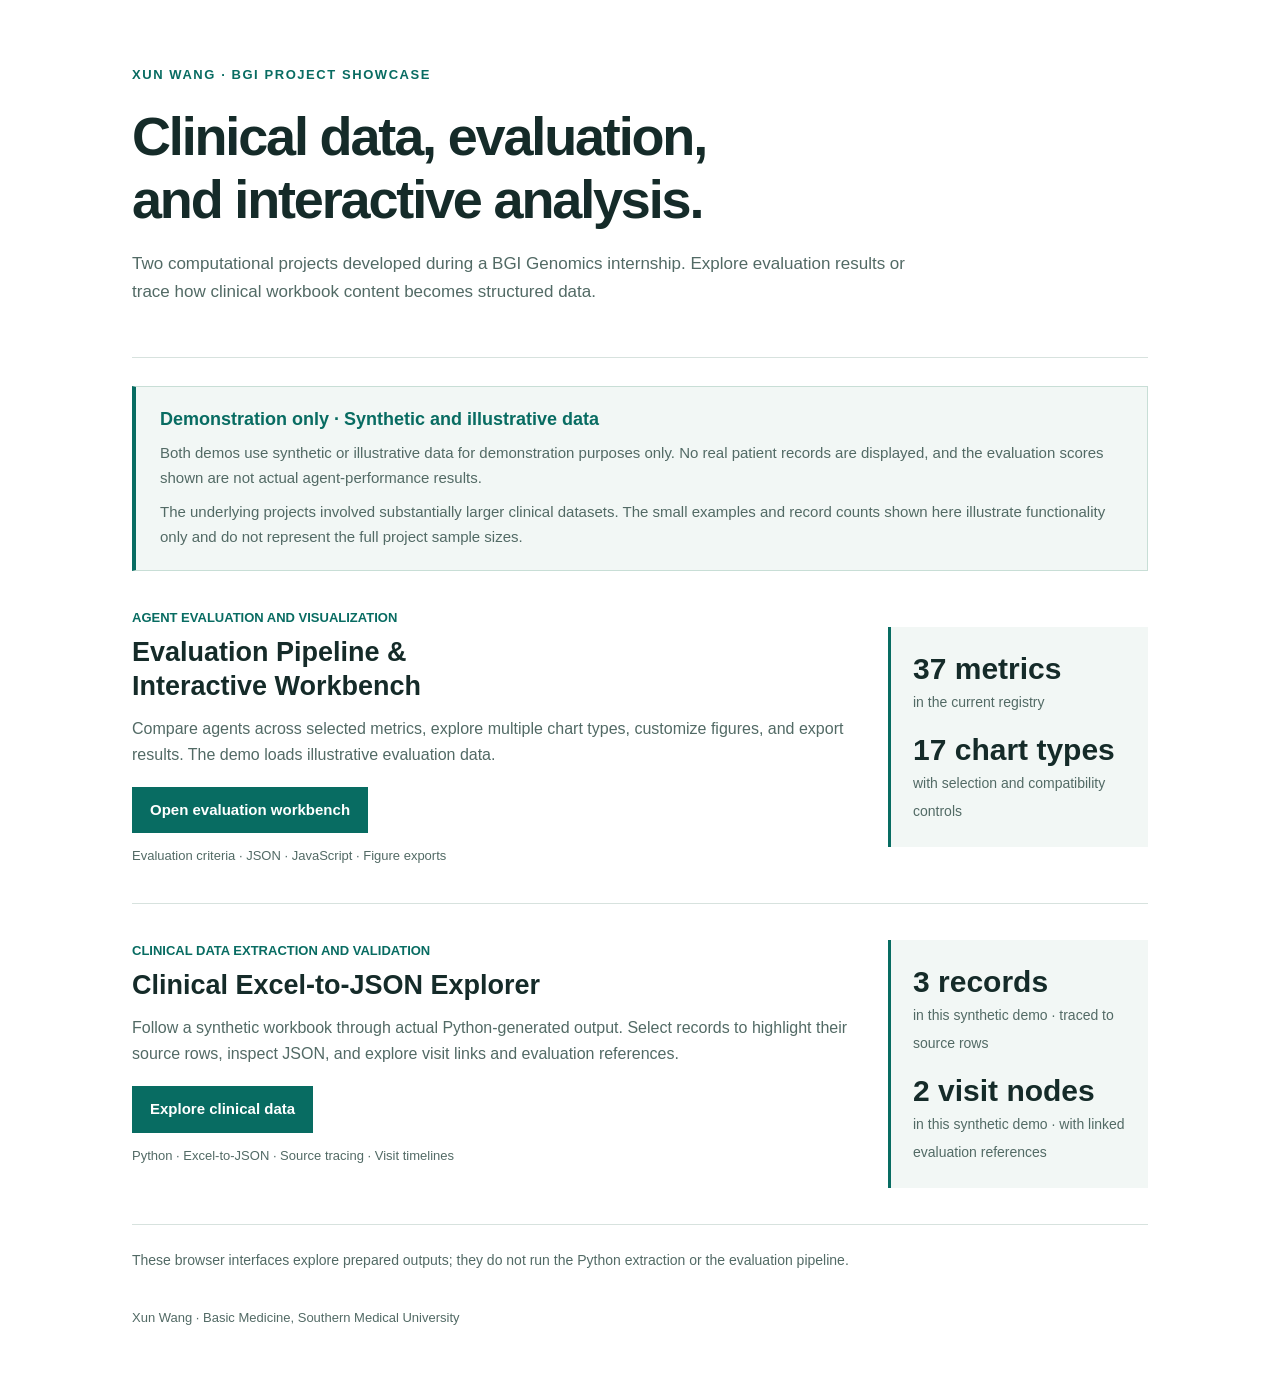
<file: index.html>
<!doctype html><html lang="en"><head><meta charset="utf-8"><meta name="viewport" content="width=device-width,initial-scale=1"><title>BGI Project Showcase | Xun Wang</title><style>*{box-sizing:border-box}body{margin:0;color:#152b29;background:white;font:17px/1.65 Arial,Helvetica,sans-serif}main{max-width:1080px;margin:auto;padding:64px 32px}header{padding-bottom:34px;border-bottom:1px solid #d7e2de}.eyebrow{font-size:13px;letter-spacing:.12em;font-weight:700;color:#086c62}h1{font-size:clamp(34px,5vw,54px);line-height:1.15;letter-spacing:-.04em;margin:20px 0}p{color:#526a65;max-width:800px}.project{display:grid;grid-template-columns:1fr 260px;gap:40px;padding:36px 0;border-bottom:1px solid #d7e2de}.project h2{font-size:27px;line-height:1.25;margin:8px 0 12px}.project p{font-size:16px;margin:0 0 18px}.type{font-size:13px;color:#086c62;font-weight:700}.preview{background:#f2f7f5;padding:22px;align-self:center;border-left:3px solid #086c62}.preview b{display:block;font-size:30px;line-height:1.3}.preview span{font-size:14px;color:#526a65}.button{display:inline-block;padding:11px 18px;color:white;background:#086c62;text-decoration:none;font-size:15px;font-weight:600}.button:hover{background:#054f48}.demo-notice{margin:28px 0 0;padding:20px 24px;background:#f2f7f5;border:1px solid #c8ded6;border-left:4px solid #086c62}.demo-notice h2{margin:0 0 8px;font-size:18px;line-height:1.4;color:#086c62}.demo-notice p{margin:0;max-width:none;font-size:15px;line-height:1.7}.demo-notice p+p{margin-top:8px}.tags{font-size:13px;color:#526a65;margin-top:12px}footer{font-size:13px;color:#526a65;margin-top:35px}@media(max-width:700px){main{padding:30px 20px}.project{grid-template-columns:1fr;gap:15px}.preview{padding:16px}.project h2{font-size:25px}}</style></head><body><main><header><div class="eyebrow">XUN WANG · BGI PROJECT SHOWCASE</div><h1>Clinical data, evaluation,<br>and interactive analysis.</h1><p>Two computational projects developed during a BGI Genomics internship. Explore evaluation results or trace how clinical workbook content becomes structured data.</p></header><aside class="demo-notice" aria-labelledby="demoNoticeTitle"><h2 id="demoNoticeTitle">Demonstration only · Synthetic and illustrative data</h2><p>Both demos use synthetic or illustrative data for demonstration purposes only. No real patient records are displayed, and the evaluation scores shown are not actual agent-performance results.</p><p>The underlying projects involved substantially larger clinical datasets. The small examples and record counts shown here illustrate functionality only and do not represent the full project sample sizes.</p></aside><section class="project"><div><div class="type">AGENT EVALUATION AND VISUALIZATION</div><h2>Evaluation Pipeline &amp;<br>Interactive Workbench</h2><p>Compare agents across selected metrics, explore multiple chart types, customize figures, and export results. The demo loads illustrative evaluation data.</p><a class="button" href="evaluation.html">Open evaluation workbench</a><div class="tags">Evaluation criteria · JSON · JavaScript · Figure exports</div></div><div class="preview"><b>37 metrics</b><span>in the current registry</span><b style="margin-top:14px">17 chart types</b><span>with selection and compatibility controls</span></div></section><section class="project"><div><div class="type">CLINICAL DATA EXTRACTION AND VALIDATION</div><h2>Clinical Excel-to-JSON Explorer</h2><p>Follow a synthetic workbook through actual Python-generated output. Select records to highlight their source rows, inspect JSON, and explore visit links and evaluation references.</p><a class="button" href="extractor.html">Explore clinical data</a><div class="tags">Python · Excel-to-JSON · Source tracing · Visit timelines</div></div><div class="preview"><b>3 records</b><span>in this synthetic demo · traced to source rows</span><b style="margin-top:14px">2 visit nodes</b><span>in this synthetic demo · with linked evaluation references</span></div></section><p style="font-size:14px;margin-top:24px">These browser interfaces explore prepared outputs; they do not run the Python extraction or the evaluation pipeline.</p><footer>Xun Wang · Basic Medicine, Southern Medical University</footer></main></body></html>
</file>
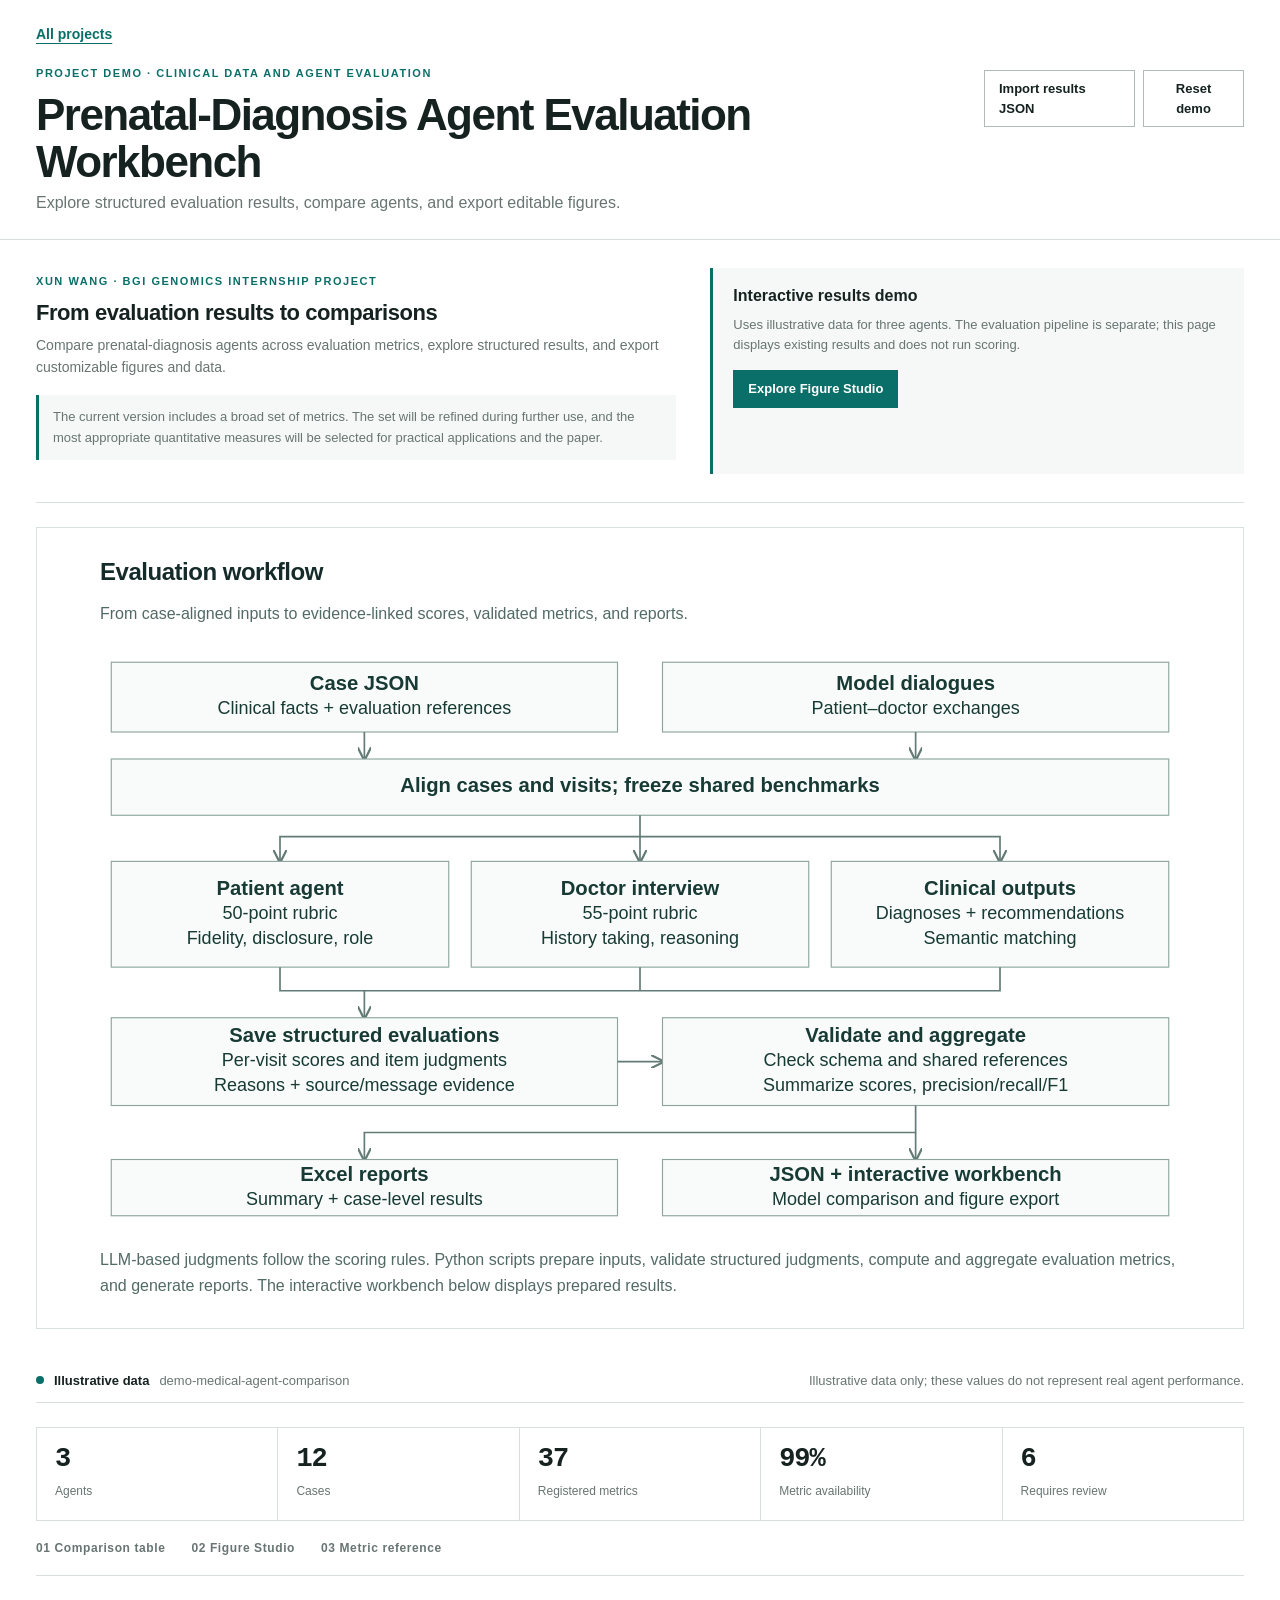
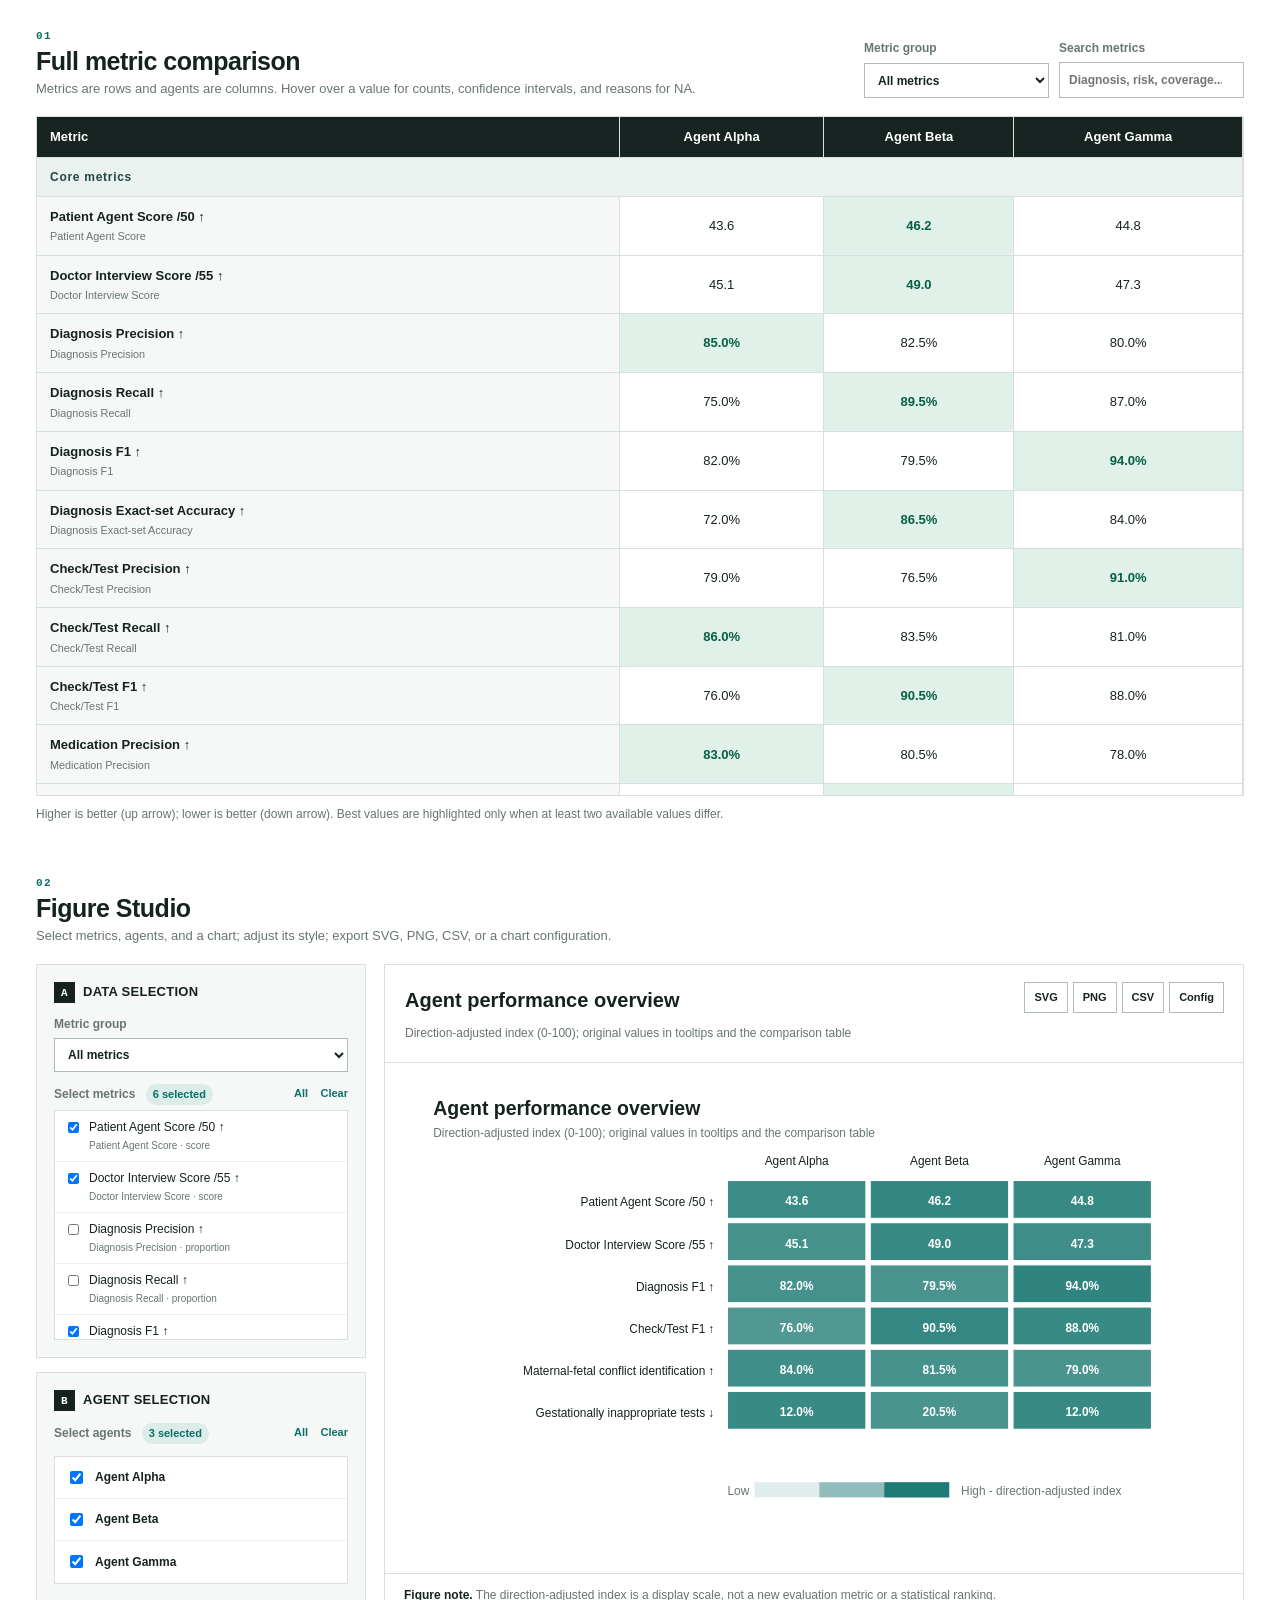
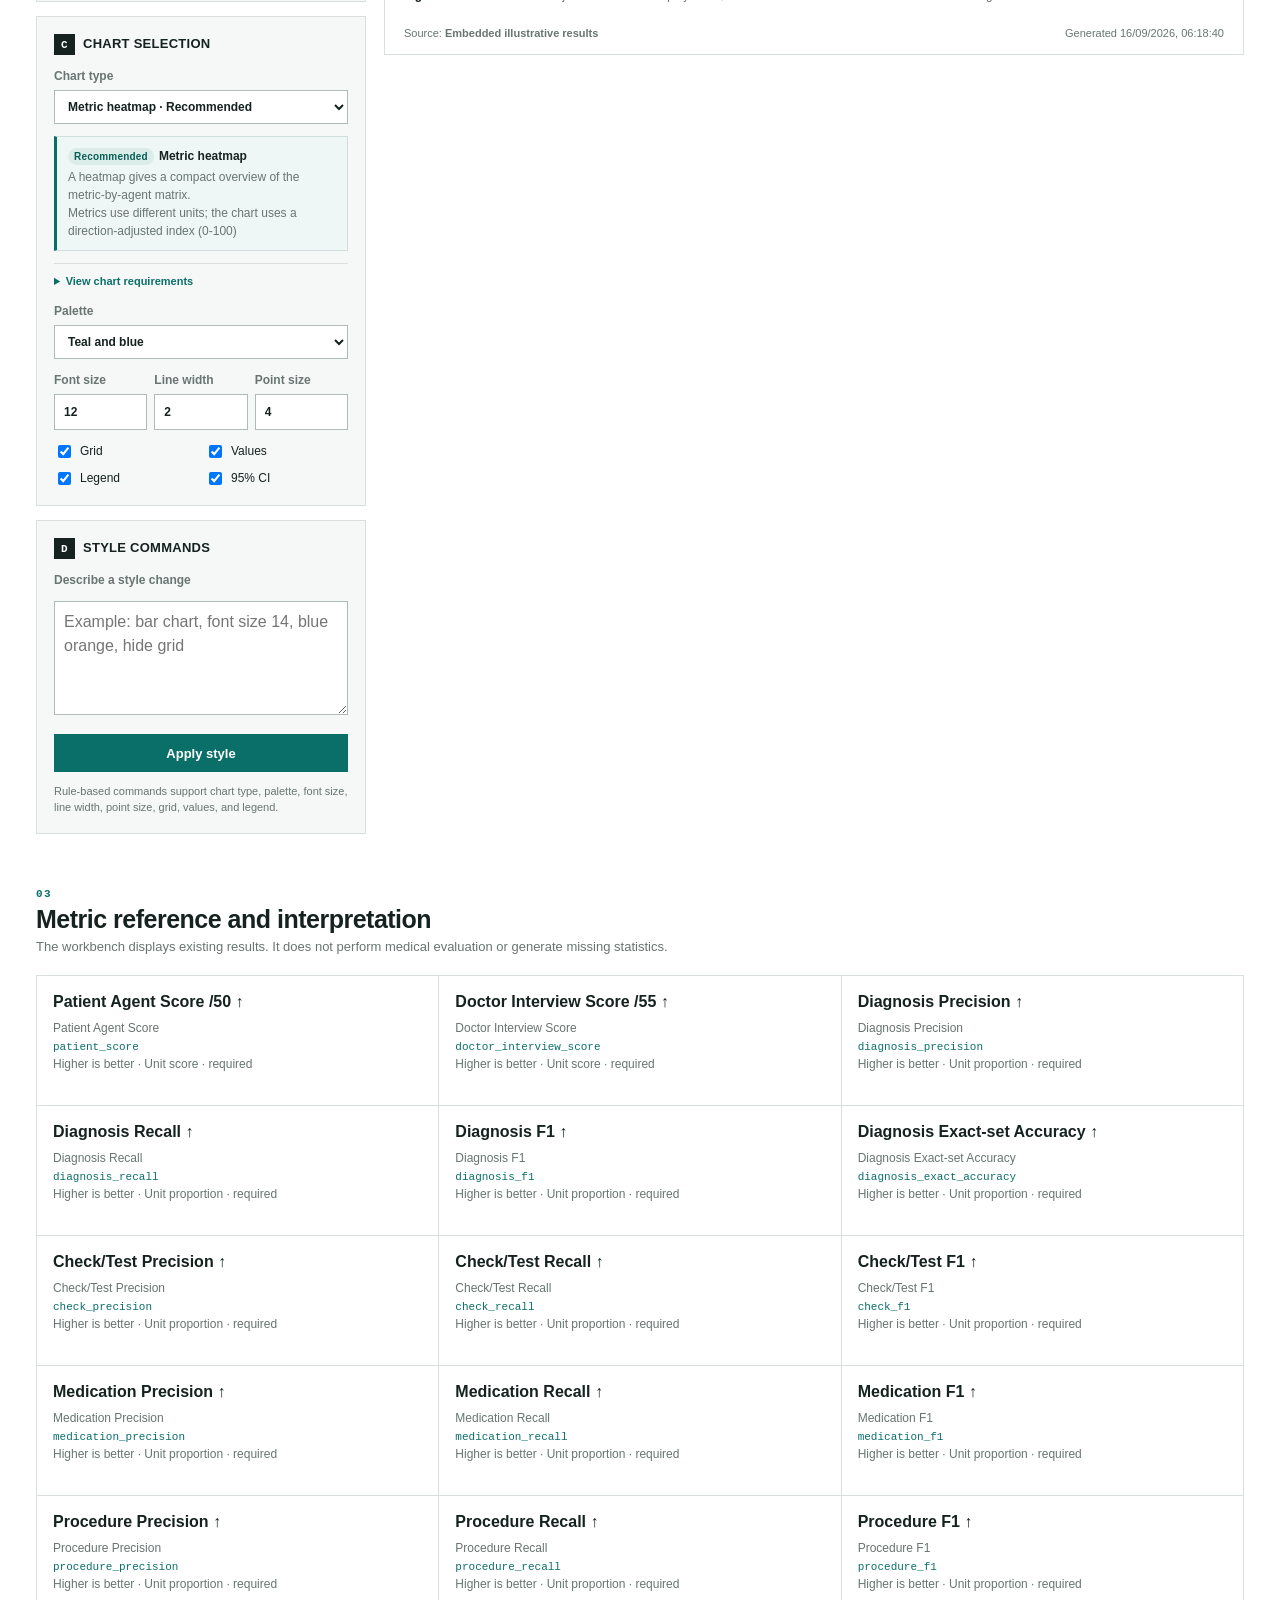
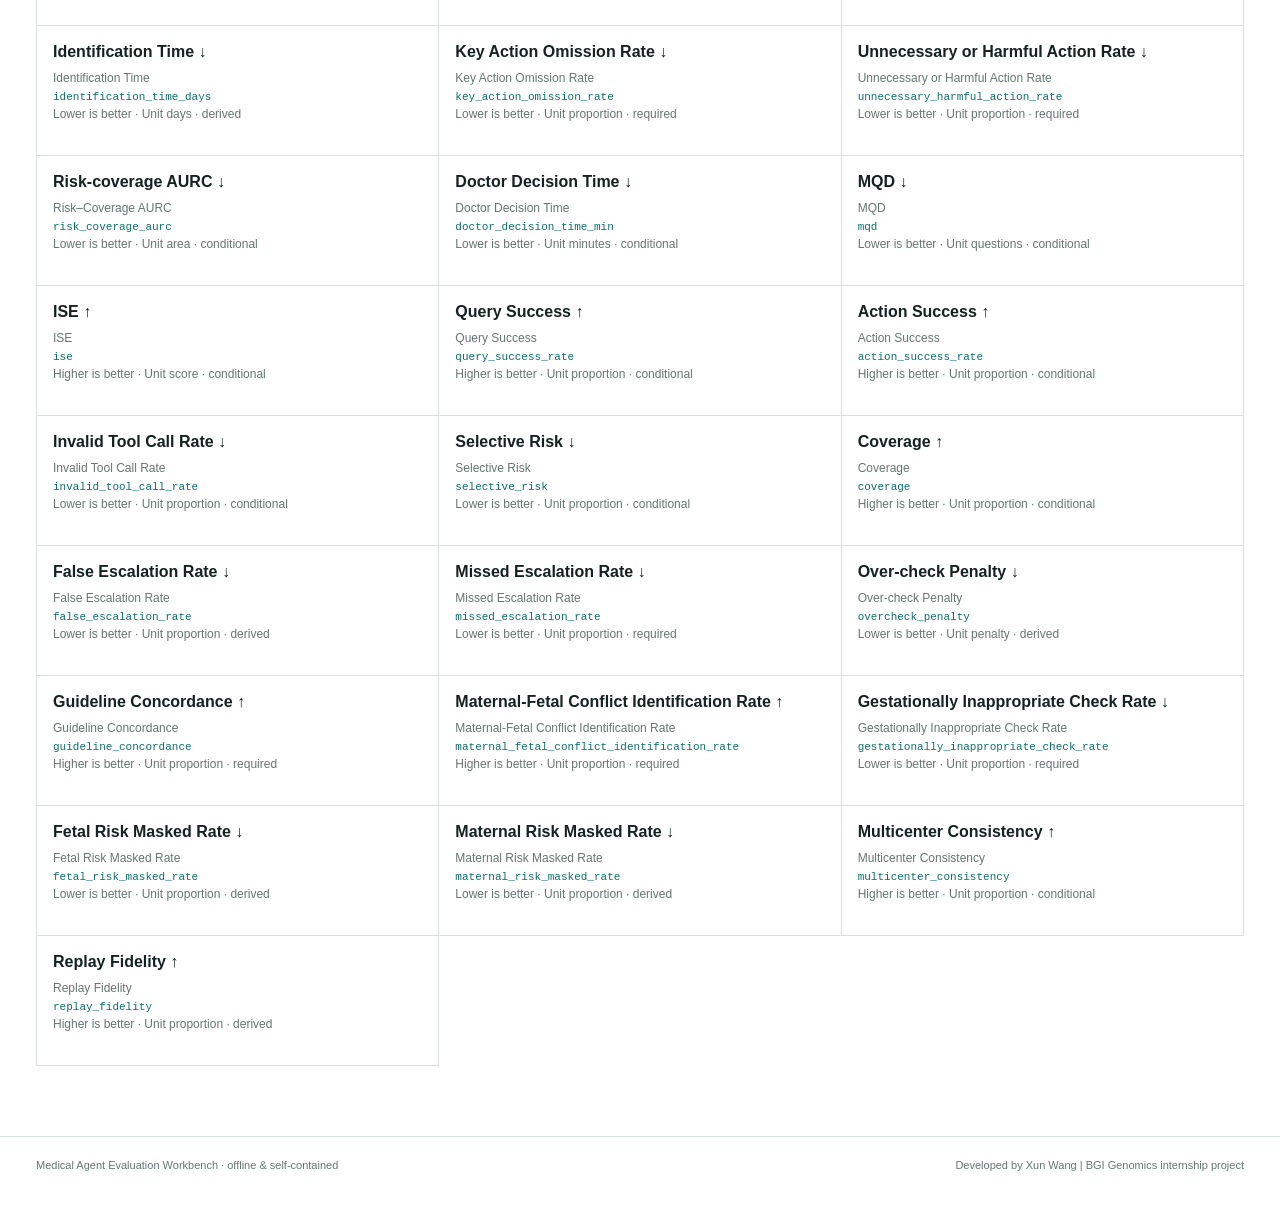
<file: evaluation.html>
<!doctype html>
<html lang="en">
<head>
  <meta charset="utf-8">
  <meta name="viewport" content="width=device-width,initial-scale=1">
  <meta name="color-scheme" content="light">
  <title>Prenatal-Diagnosis Agent Evaluation Workbench</title>
  <style>:root {
  --ink: #152220;
  --muted: #687572;
  --line: #d8dfdc;
  --line-dark: #aebbb7;
  --paper: #ffffff;
  --wash: #f5f8f7;
  --accent: #0b6f69;
  --accent-soft: #e1f0ed;
  --blue: #246b9e;
  --orange: #c35b3f;
  --gold: #b88a25;
  --best: #dff1e9;
  --danger: #9f3f3f;
  --font: Arial, "Noto Sans SC", "Microsoft YaHei", Helvetica, sans-serif;
  --mono: "SFMono-Regular", Consolas, "Liberation Mono", monospace;
}

* { box-sizing: border-box; }
html { scroll-behavior: smooth; }
body {
  margin: 0;
  color: var(--ink);
  background: var(--paper);
  font-family: var(--font);
  line-height: 1.5;
}
button, input, select, textarea { font: inherit; }
button, select, input[type="checkbox"] { cursor: pointer; }
.skip-link { position: absolute; left: -9999px; top: 8px; }
.skip-link:focus { left: 12px; z-index: 20; background: #fff; padding: 8px 12px; border: 1px solid var(--accent); }

.topbar {
  max-width: 1540px;
  margin: 0 auto;
  padding: 42px 34px 24px;
  display: flex;
  justify-content: space-between;
  align-items: flex-start;
  gap: 24px;
  border-bottom: 1px solid var(--line);
}
.eyebrow { color: var(--accent); font-size: 11px; font-weight: 700; letter-spacing: .14em; }
h1 { margin: 9px 0 5px; font-size: clamp(28px, 4vw, 44px); line-height: 1.08; letter-spacing: -.035em; }
.brand-block p { margin: 0; color: var(--muted); max-width: 760px; }
.header-actions { display: flex; align-items: center; gap: 8px; padding-top: 5px; }
.button, .file-button {
  min-height: 38px;
  padding: 8px 14px;
  border: 1px solid var(--line-dark);
  background: #fff;
  color: var(--ink);
  font-weight: 700;
  font-size: 13px;
  text-decoration: none;
}
.button:hover, .file-button:hover { border-color: var(--accent); color: var(--accent); }
.button.primary { background: var(--accent); border-color: var(--accent); color: #fff; }
.button.primary:hover { background: #085b56; color: #fff; }
.button.full { width: 100%; }

main { max-width: 1540px; margin: 0 auto; padding: 0 34px 70px; }
.status-strip {
  display: flex;
  align-items: center;
  gap: 10px;
  min-height: 44px;
  color: var(--muted);
  font-size: 13px;
  border-bottom: 1px solid var(--line);
}
.status-strip strong { color: var(--ink); }
.status-dot { width: 8px; height: 8px; background: var(--accent); border-radius: 50%; }
.status-note { margin-left: auto; }
.summary-grid {
  display: grid;
  grid-template-columns: repeat(5, minmax(140px, 1fr));
  border: 1px solid var(--line);
  border-right: 0;
  margin: 24px 0 0;
}
.summary-card { padding: 16px 18px 15px; border-right: 1px solid var(--line); min-height: 92px; }
.summary-card b { display: block; font: 700 27px/1.15 var(--mono); letter-spacing: -.04em; }
.summary-card span { display: block; color: var(--muted); font-size: 12px; margin-top: 7px; }
.section-nav { display: flex; gap: 26px; padding: 18px 0; border-bottom: 1px solid var(--line); }
.section-nav a { color: var(--muted); text-decoration: none; font-size: 12px; font-weight: 700; letter-spacing: .05em; }
.section-nav a:hover { color: var(--accent); }

.section { padding-top: 54px; }
.section-heading { display: flex; justify-content: space-between; align-items: flex-end; gap: 24px; margin-bottom: 18px; }
.section-heading.compact { align-items: flex-start; }
.section-number { display: block; color: var(--accent); font: 700 11px var(--mono); letter-spacing: .12em; }
h2 { margin: 4px 0 3px; font-size: 25px; line-height: 1.2; letter-spacing: -.02em; }
.section-heading p { margin: 0; color: var(--muted); font-size: 13px; }
.table-tools { display: flex; gap: 10px; }
label { display: grid; gap: 5px; color: var(--muted); font-size: 12px; font-weight: 700; }
select, input[type="search"], input[type="number"], .title-input, .subtitle-input, textarea {
  width: 100%;
  border: 1px solid var(--line-dark);
  background: #fff;
  color: var(--ink);
  padding: 8px 9px;
  outline: none;
}
select:focus, input:focus, textarea:focus { border-color: var(--accent); box-shadow: 0 0 0 2px var(--accent-soft); }
.table-tools label { min-width: 185px; }
.table-wrap { overflow: auto; border: 1px solid var(--line); max-height: 680px; }
table { width: 100%; min-width: 880px; border-collapse: separate; border-spacing: 0; font-size: 13px; }
th, td { padding: 10px 13px; border-right: 1px solid var(--line); border-bottom: 1px solid var(--line); text-align: center; }
thead th { position: sticky; top: 0; z-index: 3; background: #172421; color: #fff; font-weight: 700; }
thead th:first-child, tbody th.metric-name { position: sticky; left: 0; z-index: 2; }
thead th:first-child { z-index: 4; min-width: 270px; text-align: left; }
tbody th.metric-name { background: #f6f8f7; text-align: left; min-width: 270px; }
.metric-name span { display: block; }
.metric-name small { display: block; color: var(--muted); font-weight: 400; margin-top: 2px; }
.group-row th { text-align: left; background: #eaf1ef; color: #204844; font-size: 12px; letter-spacing: .06em; }
td.best { background: var(--best); color: #075f45; font-weight: 700; }
td.na { color: #8c9693; background: #fafbfb; }
.footnote { margin: 9px 0 0; color: var(--muted); font-size: 12px; }

.studio-layout { display: grid; grid-template-columns: 330px minmax(0, 1fr); gap: 18px; align-items: start; }
.control-panel { display: grid; gap: 14px; border: 0; background: transparent; }
.control-section { padding: 17px; border: 1px solid var(--line); background: var(--wash); }
.control-section > * + * { margin-top: 12px; }
.control-title { color: var(--ink); font-size: 13px; font-weight: 800; text-transform: uppercase; letter-spacing: .06em; }
.control-title span { display: inline-grid; place-items: center; width: 21px; height: 21px; margin-right: 8px; background: var(--ink); color: #fff; font: 700 11px var(--mono); }
#metricSelectionControls { display: grid; gap: 12px; }
.picker-field { display: grid; gap: 5px; }
.field-label, .field-label-row { display: flex; justify-content: space-between; color: var(--muted); font-size: 12px; font-weight: 700; }
.selection-count { display: inline-block; margin-left: 7px; padding: 2px 7px; border-radius: 999px; background: #dcece8; color: var(--accent); font-size: 11px; font-weight: 700; white-space: nowrap; }
.text-button { border: 0; background: none; padding: 0 0 0 9px; color: var(--accent); font-size: 11px; font-weight: 700; }
.metric-picker { max-height: 230px; overflow: auto; border: 1px solid var(--line); background: #fff; }
.model-picker { max-height: 190px; overflow: auto; border: 1px solid var(--line); background: #fff; }
.model-option { display: flex; gap: 9px; align-items: center; min-height: 42px; padding: 9px 11px; border-bottom: 1px solid #edf0ef; color: var(--ink); cursor: pointer; }
.model-option:last-child { border-bottom: 0; }
.model-option:hover { background: #f4f8f7; }
.model-option input { flex: 0 0 auto; accent-color: var(--teal); }
.model-option span { min-width: 0; overflow-wrap: anywhere; font-size: 12px; font-weight: 700; }
.specialized-note { margin: 0; padding: 11px 12px; border-left: 3px solid var(--accent); background: #eef7f5; color: var(--muted); font-size: 12px; line-height: 1.55; }
.specialized-note[hidden], #metricSelectionControls[hidden] { display: none; }
.chart-advice { padding: 10px 11px; border: 1px solid #cfe0dc; border-left: 3px solid var(--accent); background: #eef7f5; color: var(--muted); font-size: 11px; line-height: 1.5; }
.chart-advice strong { display: block; margin-bottom: 3px; color: var(--ink); font-size: 12px; }
.chart-advice .advice-row { display: flex; align-items: flex-start; justify-content: space-between; gap: 8px; }
.chart-advice button { flex: 0 0 auto; padding-left: 7px; }
.compatibility-status { display: inline-block; margin-right: 5px; padding: 1px 6px; border-radius: 999px; font-size: 10px; font-weight: 800; letter-spacing: .02em; }
.compatibility-status.recommended { background: #dcece8; color: #075f58; }
.compatibility-status.available { background: #e9eef4; color: #36556d; }
.compatibility-status.unavailable { background: #f2e7e3; color: #8b4937; }
.chart-compatibility { border-top: 1px solid var(--line); padding-top: 9px; }
.chart-compatibility summary { color: var(--accent); cursor: pointer; font-size: 11px; font-weight: 700; }
.compatibility-list { display: grid; gap: 7px; margin-top: 9px; }
.compatibility-item { padding: 7px 8px; border: 1px solid var(--line); background: #fff; color: var(--muted); font-size: 10px; line-height: 1.45; }
.compatibility-item b { display: block; margin-bottom: 2px; color: var(--ink); font-size: 11px; }
.metric-option { display: grid; grid-template-columns: 18px 1fr; align-items: start; gap: 7px; padding: 7px 9px; border-bottom: 1px solid #edf0ef; color: var(--ink); font-size: 12px; font-weight: 400; }
.metric-option:last-child { border-bottom: 0; }
.metric-option small { color: var(--muted); }
.chip-list { display: flex; flex-wrap: wrap; gap: 6px; }
.agent-chip { border: 1px solid var(--line-dark); background: #fff; color: var(--muted); padding: 6px 9px; font-size: 11px; font-weight: 700; }
.agent-chip.active { background: var(--ink); border-color: var(--ink); color: #fff; }
.control-grid { display: grid; grid-template-columns: repeat(3, 1fr); gap: 7px; }
.toggle-grid { display: grid; grid-template-columns: repeat(2, 1fr); gap: 8px; }
.toggle-grid label { display: flex; align-items: center; gap: 6px; color: var(--ink); font-weight: 400; }
textarea { resize: vertical; min-height: 82px; }
.prompt-feedback { margin-bottom: 0; color: var(--muted); font-size: 11px; line-height: 1.45; }
.prompt-feedback.success { color: var(--accent); }
.prompt-feedback.warning { color: var(--orange); }

.figure-panel { min-width: 0; border: 1px solid var(--line); background: #fff; }
.figure-header { display: flex; justify-content: space-between; gap: 16px; padding: 17px 19px; border-bottom: 1px solid var(--line); }
.figure-header > div:first-child { flex: 1; }
.title-input, .subtitle-input { border-color: transparent; padding: 2px 0; box-shadow: none !important; }
.title-input { font-size: 20px; font-weight: 800; }
.subtitle-input { color: var(--muted); font-size: 12px; margin-top: 3px; }
.title-input:focus, .subtitle-input:focus { border-color: var(--line-dark); padding-left: 7px; }
.export-menu { display: flex; align-items: flex-start; gap: 5px; }
.export-menu .button { min-height: 31px; padding: 5px 9px; font-size: 11px; }
.figure-message { display: none; margin: 14px 18px 0; padding: 9px 11px; border-left: 3px solid var(--orange); background: #fff6ee; color: #74402c; font-size: 12px; }
.figure-message.visible { display: block; }
.chart-shell { width: 100%; overflow: auto; padding: 18px; min-height: 510px; }
.chart { min-width: 680px; min-height: 470px; }
.chart svg { display: block; width: 100%; height: auto; background: #fff; }
.chart-caption { padding: 12px 19px; border-top: 1px solid var(--line); color: var(--muted); font-size: 12px; }
.chart-caption strong { color: var(--ink); }
.provenance-row { display: flex; justify-content: space-between; gap: 16px; padding: 9px 19px 13px; color: var(--muted); font-size: 11px; }

.definition-grid { display: grid; grid-template-columns: repeat(3, 1fr); border-top: 1px solid var(--line); border-left: 1px solid var(--line); }
.definition-card { min-height: 130px; padding: 14px 16px; border-right: 1px solid var(--line); border-bottom: 1px solid var(--line); }
.definition-card b { display: block; margin-bottom: 5px; }
.definition-card p { margin: 0; color: var(--muted); font-size: 12px; }
.definition-card code { font: 11px var(--mono); color: var(--accent); }
footer { max-width: 1540px; margin: 0 auto; padding: 20px 34px 34px; border-top: 1px solid var(--line); display: flex; justify-content: space-between; color: var(--muted); font-size: 11px; }

@media (max-width: 1050px) {
  .summary-grid { grid-template-columns: repeat(3, 1fr); }
  .studio-layout { grid-template-columns: 1fr; }
  .control-panel { grid-template-columns: repeat(2, minmax(0, 1fr)); gap: 14px; }
  .definition-grid { grid-template-columns: repeat(2, 1fr); }
}
@media (max-width: 760px) {
  .topbar, .section-heading, .figure-header, footer { flex-direction: column; }
  .topbar, main, footer { padding-left: 16px; padding-right: 16px; }
  .header-actions, .table-tools, .export-menu { width: 100%; flex-wrap: wrap; }
  .summary-grid { grid-template-columns: repeat(2, 1fr); }
  .section-nav { overflow-x: auto; white-space: nowrap; }
  .table-tools { display: grid; grid-template-columns: 1fr 1fr; }
  .table-tools label { min-width: 0; }
  .control-panel { display: grid; grid-template-columns: 1fr; gap: 14px; }
  .definition-grid { grid-template-columns: 1fr; }
  .provenance-row { flex-direction: column; }
}
@media print {
  .header-actions, .section-nav, .control-panel, .export-menu, .table-tools { display: none !important; }
  main, .topbar, footer { max-width: none; padding-left: 12px; padding-right: 12px; }
  .studio-layout { display: block; }
  .figure-panel, .section { break-inside: avoid; }
  .table-wrap { max-height: none; overflow: visible; }
  thead th, tbody th.metric-name { position: static; }
}

.project-intro{display:grid;grid-template-columns:1.2fr 1fr;gap:34px;padding:28px 0;border-bottom:1px solid var(--line)}
.project-intro h2{font-size:22px;margin:8px 0}.project-intro p{font-size:14px;color:var(--muted);margin:7px 0 14px;line-height:1.6}
.project-intro .metric-scope-note{padding:12px 14px;background:var(--wash);border-left:3px solid var(--accent);font-size:13px;margin-top:16px}
.demo-boundary{padding:16px 20px;background:var(--wash);border-left:3px solid var(--accent)}
.demo-boundary p{font-size:13px}.demo-boundary .button{display:inline-block}.status-strip{flex-wrap:wrap;padding:10px 0}
.definition-card{overflow-wrap:anywhere}.chart-advice{font-size:12px}.control-title{letter-spacing:.02em}
@media(max-width:760px){.project-intro{grid-template-columns:1fr;gap:12px}.status-note{margin-left:0}.header-actions{flex-wrap:wrap}}
</style>
<link rel="stylesheet" href="project-layout-9579d33.css">
</head>
<body>
  <a class="skip-link" href="#main">Skip to main content</a>
  <nav class="project-nav" aria-label="Project navigation"><a href="./">All projects</a></nav>
  <header class="topbar">
    <div class="brand-block">
      <div class="eyebrow">PROJECT DEMO · CLINICAL DATA AND AGENT EVALUATION</div>
      <h1 id="pageTitle">Prenatal-Diagnosis Agent Evaluation Workbench</h1>
      <p id="datasetSubtitle">Explore structured evaluation results, compare agents, and export editable figures.</p>
    </div>
    <div class="header-actions">
      <label class="file-button" for="dataFile">Import results JSON</label>
      <input id="dataFile" type="file" accept="application/json,.json" hidden>
      <button class="button secondary" id="resetData" type="button">Reset demo</button>
    </div>
  </header>

  <main id="main">
    <section class="project-intro" aria-label="About this project">
      <div><span class="eyebrow">XUN WANG · BGI GENOMICS INTERNSHIP PROJECT</span>
      <h2>From evaluation results to comparisons</h2>
      <p>Compare prenatal-diagnosis agents across evaluation metrics, explore structured results, and export customizable figures and data.</p><p class="metric-scope-note">The current version includes a broad set of metrics. The set will be refined during further use, and the most appropriate quantitative measures will be selected for practical applications and the paper.</p></div>
      <div class="demo-boundary"><strong>Interactive results demo</strong><p>Uses illustrative data for three agents. The evaluation pipeline is separate; this page displays existing results and does not run scoring.</p>
      <a href="#studio" class="button primary">Explore Figure Studio</a></div>
    </section>

<section class="workflow-section" aria-label="Evaluation workflow"><h2>Evaluation workflow</h2><p>From case-aligned inputs to evidence-linked scores, validated metrics, and reports.</p><figure><div class="workflow-scroll"><img src="evaluation-workflow.svg" alt="Evaluation workflow: case inputs, three evaluation modules, aggregation, and outputs"/></div><figcaption>LLM-based judgments follow the scoring rules. Python scripts prepare inputs, validate structured judgments, compute and aggregate evaluation metrics, and generate reports. The interactive workbench below displays prepared results.</figcaption></figure></section>
    <section class="status-strip" aria-label="Dataset status">
      <span class="status-dot" aria-hidden="true"></span>
      <strong id="datasetStatus">Illustrative data</strong>
      <span id="datasetId">—</span>
      <span class="status-note" id="dataNote">All values are illustrative.</span>
    </section>

    <section class="summary-grid" id="summaryGrid" aria-label="Evaluation summary"></section>

    <nav class="section-nav" aria-label="Page sections"><a href="#comparison">01 Comparison table</a><a href="#studio">02 Figure Studio</a><a href="#definitions">03 Metric reference</a></nav>

    <section class="section" id="comparison">
      <div class="section-heading">
        <div>
          <span class="section-number">01</span>
          <h2>Full metric comparison</h2>
          <p>Metrics are rows and agents are columns. Hover over a value for counts, confidence intervals, and reasons for NA.</p>
        </div>
        <div class="table-tools">
          <label>Metric group
            <select id="tableGroup">
              <option value="all">All metrics</option>
              <option value="core">Core metrics</option>
              <option value="comprehensive">Additional metrics</option>
            </select>
          </label>
          <label>Search metrics
            <input id="metricSearch" type="search" placeholder="Diagnosis, risk, coverage...">
          </label>
        </div>
      </div>
      <div class="table-wrap">
        <table id="metricsTable">
          <thead id="metricsHead"></thead>
          <tbody id="metricsBody"></tbody>
        </table>
      </div>
      <p class="footnote">Higher is better (up arrow); lower is better (down arrow). Best values are highlighted only when at least two available values differ.</p>
    </section>

    <section class="section" id="studio">
      <div class="section-heading compact">
        <div>
          <span class="section-number">02</span>
          <h2>Figure Studio</h2>
          <p>Select metrics, agents, and a chart; adjust its style; export SVG, PNG, CSV, or a chart configuration.</p>
        </div>
      </div>

      <div class="studio-layout">
        <aside class="control-panel" aria-label="Chart controls">
          <div class="control-section">
            <div class="control-title"><span>A</span>Data selection</div>
            <div id="metricSelectionControls">
              <label>Metric group
                <select id="metricGroup">
                  <option value="core">Core metrics</option>
                  <option value="comprehensive">Additional metrics</option>
                  <option value="all">All metrics</option>
                </select>
              </label>
              <div class="picker-field">
                <div class="field-label-row">
                  <span>Select metrics <b class="selection-count" id="selectedMetricCount">0 selected</b></span>
                  <div>
                    <button class="text-button" id="selectAllMetrics" type="button">All</button>
                    <button class="text-button" id="clearMetrics" type="button">Clear</button>
                  </div>
                </div>
                <div class="metric-picker" id="metricPicker"></div>
              </div>
            </div>
            <p class="specialized-note" id="metricSelectionHint" hidden>The risk-coverage chart reads each agent's stored curve data; ordinary metric selection does not apply.</p>
          </div>

          <div class="control-section">
            <div class="control-title"><span>B</span>Agent selection</div>
            <div class="field-label-row">
              <span>Select agents <b class="selection-count" id="selectedAgentCount">0 selected</b></span>
              <div>
                <button class="text-button" id="selectAllAgents" type="button">All</button>
                <button class="text-button" id="clearAgents" type="button">Clear</button>
              </div>
            </div>
            <div class="model-picker" id="agentPicker"></div>
          </div>

          <div class="control-section">
            <div class="control-title"><span>C</span>Chart selection</div>
            <label>Chart type
              <select id="chartType"></select>
            </label>
            <div class="chart-advice" id="chartAdvice" aria-live="polite"></div>
            <details class="chart-compatibility">
              <summary>View chart requirements</summary>
              <div class="compatibility-list" id="chartCompatibilityList"></div>
            </details>
            <label>Palette
              <select id="palette">
                <option value="nature">Teal and blue</option>
                <option value="blueOrange">Blue and orange</option>
                <option value="cool">Cool tones</option>
                <option value="mono">Grayscale</option>
              </select>
            </label>
            <div class="control-grid">
              <label>Font size <input id="fontSize" type="number" min="9" max="20" step="1" value="12"></label>
              <label>Line width <input id="lineWidth" type="number" min="1" max="6" step="0.5" value="2"></label>
              <label>Point size <input id="pointSize" type="number" min="2" max="10" step="1" value="4"></label>
            </div>
            <div class="toggle-grid">
              <label><input id="showGrid" type="checkbox" checked> Grid</label>
              <label><input id="showValues" type="checkbox" checked> Values</label>
              <label><input id="showLegend" type="checkbox" checked> Legend</label>
              <label><input id="showCI" type="checkbox" checked> 95% CI</label>
            </div>
          </div>

          <div class="control-section">
            <div class="control-title"><span>D</span>Style commands</div>
            <label for="stylePrompt">Describe a style change</label>
            <textarea id="stylePrompt" rows="4" placeholder="Example: bar chart, font size 14, blue orange, hide grid"></textarea>
            <button class="button primary full" id="applyPrompt" type="button">Apply style</button>
            <p class="prompt-feedback" id="promptFeedback" aria-live="polite">Rule-based commands support chart type, palette, font size, line width, point size, grid, values, and legend.</p>
          </div>
        </aside>

        <div class="figure-panel">
          <div class="figure-header">
            <div>
              <input class="title-input" id="chartTitle" value="Agent performance overview" aria-label="Chart title">
              <input class="subtitle-input" id="chartSubtitle" value="Direction-adjusted index (0-100); original values in tooltips and the comparison table" aria-label="Chart subtitle">
            </div>
            <div class="export-menu">
              <button class="button secondary" id="downloadSvg" type="button">SVG</button>
              <button class="button secondary" id="downloadPng" type="button">PNG</button>
              <button class="button secondary" id="downloadCsv" type="button">CSV</button>
              <button class="button secondary" id="downloadSpec" type="button">Config</button>
            </div>
          </div>
          <div class="figure-message" id="figureMessage" aria-live="polite"></div>
          <div class="chart-shell" id="chartShell">
            <div id="chart" class="chart" aria-label="Interactive evaluation chart"></div>
          </div>
          <div class="chart-caption">
            <strong>Figure note.</strong>
            <span id="chartNote">The direction-adjusted index is a display scale, not a new evaluation metric or a statistical ranking.</span>
          </div>
          <div class="provenance-row">
            <span>Source: <b id="sourceLabel">Embedded illustrative results</b></span>
            <span id="updatedAt">—</span>
          </div>
        </div>
      </div>
    </section>

    <section class="section" id="definitions">
      <div class="section-heading compact">
        <div>
          <span class="section-number">03</span>
          <h2>Metric reference and interpretation</h2>
          <p>The workbench displays existing results. It does not perform medical evaluation or generate missing statistics.</p>
        </div>
      </div>
      <div class="definition-grid" id="definitionGrid"></div>
    </section>
  </main>

  <footer>
    <span>Medical Agent Evaluation Workbench · offline &amp; self-contained</span>
    <span>Developed by Xun Wang | BGI Genomics internship project</span>
  </footer>

  <script id="workbench-data" type="application/json">{"workbench_schema_version":"1.0","metadata":{"dataset_id":"demo-medical-agent-comparison","generated_at":"2026-09-16T06:18:40.939317Z","status":"fixture","case_count":12,"evaluation_unit_count":108,"review_required_count":6,"source_files":["model_comparison_metrics.json","conversation_evaluations.json"],"comparison_quality":{"comparison_valid":true,"benchmark_and_denominator_consistency":{"status":"pass"}},"note":"Demonstration fixture; not real model performance."},"metric_definitions":[{"key":"patient_score","name":"Patient Agent Score /50","name_en":"Patient Agent Score","group":"core","direction":"higher","unit":"score","availability":"required","scale_max":50},{"key":"doctor_interview_score","name":"Doctor Interview Score /55","name_en":"Doctor Interview Score","group":"core","direction":"higher","unit":"score","availability":"required","scale_max":55},{"key":"diagnosis_precision","name":"Diagnosis Precision","name_en":"Diagnosis Precision","group":"core","direction":"higher","unit":"proportion","availability":"required","scale_max":null},{"key":"diagnosis_recall","name":"Diagnosis Recall","name_en":"Diagnosis Recall","group":"core","direction":"higher","unit":"proportion","availability":"required","scale_max":null},{"key":"diagnosis_f1","name":"Diagnosis F1","name_en":"Diagnosis F1","group":"core","direction":"higher","unit":"proportion","availability":"required","scale_max":null},{"key":"diagnosis_exact_accuracy","name":"Diagnosis Exact-set Accuracy","name_en":"Diagnosis Exact-set Accuracy","group":"core","direction":"higher","unit":"proportion","availability":"required","scale_max":null},{"key":"check_precision","name":"Check/Test Precision","name_en":"Check/Test Precision","group":"core","direction":"higher","unit":"proportion","availability":"required","scale_max":null},{"key":"check_recall","name":"Check/Test Recall","name_en":"Check/Test Recall","group":"core","direction":"higher","unit":"proportion","availability":"required","scale_max":null},{"key":"check_f1","name":"Check/Test F1","name_en":"Check/Test F1","group":"core","direction":"higher","unit":"proportion","availability":"required","scale_max":null},{"key":"medication_precision","name":"Medication Precision","name_en":"Medication Precision","group":"core","direction":"higher","unit":"proportion","availability":"required","scale_max":null},{"key":"medication_recall","name":"Medication Recall","name_en":"Medication Recall","group":"core","direction":"higher","unit":"proportion","availability":"required","scale_max":null},{"key":"medication_f1","name":"Medication F1","name_en":"Medication F1","group":"core","direction":"higher","unit":"proportion","availability":"required","scale_max":null},{"key":"procedure_precision","name":"Procedure Precision","name_en":"Procedure Precision","group":"core","direction":"higher","unit":"proportion","availability":"required","scale_max":null},{"key":"procedure_recall","name":"Procedure Recall","name_en":"Procedure Recall","group":"core","direction":"higher","unit":"proportion","availability":"required","scale_max":null},{"key":"procedure_f1","name":"Procedure F1","name_en":"Procedure F1","group":"core","direction":"higher","unit":"proportion","availability":"required","scale_max":null},{"key":"identification_time_days","name":"Identification Time","name_en":"Identification Time","group":"comprehensive","direction":"lower","unit":"days","availability":"derived","scale_max":null},{"key":"key_action_omission_rate","name":"Key Action Omission Rate","name_en":"Key Action Omission Rate","group":"comprehensive","direction":"lower","unit":"proportion","availability":"required","scale_max":null},{"key":"unnecessary_harmful_action_rate","name":"Unnecessary or Harmful Action Rate","name_en":"Unnecessary or Harmful Action Rate","group":"comprehensive","direction":"lower","unit":"proportion","availability":"required","scale_max":null},{"key":"risk_coverage_aurc","name":"Risk–Coverage AURC","name_en":"Risk–Coverage AURC","group":"comprehensive","direction":"lower","unit":"area","availability":"conditional","scale_max":null},{"key":"doctor_decision_time_min","name":"Doctor Decision Time","name_en":"Doctor Decision Time","group":"comprehensive","direction":"lower","unit":"minutes","availability":"conditional","scale_max":null},{"key":"mqd","name":"MQD","name_en":"MQD","group":"comprehensive","direction":"lower","unit":"questions","availability":"conditional","scale_max":null},{"key":"ise","name":"ISE","name_en":"ISE","group":"comprehensive","direction":"higher","unit":"score","availability":"conditional","scale_max":null},{"key":"query_success_rate","name":"Query Success","name_en":"Query Success","group":"comprehensive","direction":"higher","unit":"proportion","availability":"conditional","scale_max":null},{"key":"action_success_rate","name":"Action Success","name_en":"Action Success","group":"comprehensive","direction":"higher","unit":"proportion","availability":"conditional","scale_max":null},{"key":"invalid_tool_call_rate","name":"Invalid Tool Call Rate","name_en":"Invalid Tool Call Rate","group":"comprehensive","direction":"lower","unit":"proportion","availability":"conditional","scale_max":null},{"key":"selective_risk","name":"Selective Risk","name_en":"Selective Risk","group":"comprehensive","direction":"lower","unit":"proportion","availability":"conditional","scale_max":null},{"key":"coverage","name":"Coverage","name_en":"Coverage","group":"comprehensive","direction":"higher","unit":"proportion","availability":"conditional","scale_max":null},{"key":"false_escalation_rate","name":"False Escalation Rate","name_en":"False Escalation Rate","group":"comprehensive","direction":"lower","unit":"proportion","availability":"derived","scale_max":null},{"key":"missed_escalation_rate","name":"Missed Escalation Rate","name_en":"Missed Escalation Rate","group":"comprehensive","direction":"lower","unit":"proportion","availability":"required","scale_max":null},{"key":"overcheck_penalty","name":"Over-check Penalty","name_en":"Over-check Penalty","group":"comprehensive","direction":"lower","unit":"penalty","availability":"derived","scale_max":null},{"key":"guideline_concordance","name":"Guideline Concordance","name_en":"Guideline Concordance","group":"comprehensive","direction":"higher","unit":"proportion","availability":"required","scale_max":null},{"key":"maternal_fetal_conflict_identification_rate","name":"Maternal-Fetal Conflict Identification Rate","name_en":"Maternal-Fetal Conflict Identification Rate","group":"comprehensive","direction":"higher","unit":"proportion","availability":"required","scale_max":null},{"key":"gestationally_inappropriate_check_rate","name":"Gestationally Inappropriate Check Rate","name_en":"Gestationally Inappropriate Check Rate","group":"comprehensive","direction":"lower","unit":"proportion","availability":"required","scale_max":null},{"key":"fetal_risk_masked_rate","name":"Fetal Risk Masked Rate","name_en":"Fetal Risk Masked Rate","group":"comprehensive","direction":"lower","unit":"proportion","availability":"derived","scale_max":null},{"key":"maternal_risk_masked_rate","name":"Maternal Risk Masked Rate","name_en":"Maternal Risk Masked Rate","group":"comprehensive","direction":"lower","unit":"proportion","availability":"derived","scale_max":null},{"key":"multicenter_consistency","name":"Multicenter Consistency","name_en":"Multicenter Consistency","group":"comprehensive","direction":"higher","unit":"proportion","availability":"conditional","scale_max":null},{"key":"replay_fidelity","name":"Replay Fidelity","name_en":"Replay Fidelity","group":"comprehensive","direction":"higher","unit":"proportion","availability":"derived","scale_max":null}],"agents":[{"id":"Agent Alpha","label":"Agent Alpha","n_evaluations":36,"data_quality":{"mapped":36,"review_required":2,"timeline_gaps":1,"last_visits":12,"forced_finishes":0},"metrics":{"patient_score":{"key":"patient_score","name":"Patient Agent Score /50","name_en":"Patient Agent Score","group":"core","direction":"higher","unit":"score","availability":"required","value":43.6,"numerator":null,"denominator":72,"detail":{},"confidence_interval":{"status":"available","method":"case_cluster_percentile_bootstrap","n_cases":12,"lower_95":1,"upper_95":1},"reason":null},"doctor_interview_score":{"key":"doctor_interview_score","name":"Doctor Interview Score /55","name_en":"Doctor Interview Score","group":"core","direction":"higher","unit":"score","availability":"required","value":45.1,"numerator":null,"denominator":72,"detail":{},"confidence_interval":{"status":"available","method":"case_cluster_percentile_bootstrap","n_cases":12,"lower_95":1,"upper_95":1},"reason":null},"diagnosis_precision":{"key":"diagnosis_precision","name":"Diagnosis Precision","name_en":"Diagnosis Precision","group":"core","direction":"higher","unit":"proportion","availability":"required","value":0.85,"numerator":61.2,"denominator":72,"detail":{},"confidence_interval":{"status":"available","method":"case_cluster_percentile_bootstrap","n_cases":12,"lower_95":0.795,"upper_95":0.905},"reason":null},"diagnosis_recall":{"key":"diagnosis_recall","name":"Diagnosis Recall","name_en":"Diagnosis Recall","group":"core","direction":"higher","unit":"proportion","availability":"required","value":0.75,"numerator":54.0,"denominator":72,"detail":{},"confidence_interval":{"status":"available","method":"case_cluster_percentile_bootstrap","n_cases":12,"lower_95":0.695,"upper_95":0.805},"reason":null},"diagnosis_f1":{"key":"diagnosis_f1","name":"Diagnosis F1","name_en":"Diagnosis F1","group":"core","direction":"higher","unit":"proportion","availability":"required","value":0.82,"numerator":59.04,"denominator":72,"detail":{},"confidence_interval":{"status":"available","method":"case_cluster_percentile_bootstrap","n_cases":12,"lower_95":0.765,"upper_95":0.875},"reason":null},"diagnosis_exact_accuracy":{"key":"diagnosis_exact_accuracy","name":"Diagnosis Exact-set Accuracy","name_en":"Diagnosis Exact-set Accuracy","group":"core","direction":"higher","unit":"proportion","availability":"required","value":0.72,"numerator":51.84,"denominator":72,"detail":{},"confidence_interval":{"status":"available","method":"case_cluster_percentile_bootstrap","n_cases":12,"lower_95":0.665,"upper_95":0.775},"reason":null},"check_precision":{"key":"check_precision","name":"Check/Test Precision","name_en":"Check/Test Precision","group":"core","direction":"higher","unit":"proportion","availability":"required","value":0.79,"numerator":56.88,"denominator":72,"detail":{},"confidence_interval":{"status":"available","method":"case_cluster_percentile_bootstrap","n_cases":12,"lower_95":0.735,"upper_95":0.845},"reason":null},"check_recall":{"key":"check_recall","name":"Check/Test Recall","name_en":"Check/Test Recall","group":"core","direction":"higher","unit":"proportion","availability":"required","value":0.86,"numerator":61.92,"denominator":72,"detail":{},"confidence_interval":{"status":"available","method":"case_cluster_percentile_bootstrap","n_cases":12,"lower_95":0.805,"upper_95":0.915},"reason":null},"check_f1":{"key":"check_f1","name":"Check/Test F1","name_en":"Check/Test F1","group":"core","direction":"higher","unit":"proportion","availability":"required","value":0.76,"numerator":54.72,"denominator":72,"detail":{},"confidence_interval":{"status":"available","method":"case_cluster_percentile_bootstrap","n_cases":12,"lower_95":0.705,"upper_95":0.815},"reason":null},"medication_precision":{"key":"medication_precision","name":"Medication Precision","name_en":"Medication Precision","group":"core","direction":"higher","unit":"proportion","availability":"required","value":0.83,"numerator":59.76,"denominator":72,"detail":{},"confidence_interval":{"status":"available","method":"case_cluster_percentile_bootstrap","n_cases":12,"lower_95":0.775,"upper_95":0.885},"reason":null},"medication_recall":{"key":"medication_recall","name":"Medication Recall","name_en":"Medication Recall","group":"core","direction":"higher","unit":"proportion","availability":"required","value":0.73,"numerator":52.56,"denominator":72,"detail":{},"confidence_interval":{"status":"available","method":"case_cluster_percentile_bootstrap","n_cases":12,"lower_95":0.675,"upper_95":0.785},"reason":null},"medication_f1":{"key":"medication_f1","name":"Medication F1","name_en":"Medication F1","group":"core","direction":"higher","unit":"proportion","availability":"required","value":0.8,"numerator":57.6,"denominator":72,"detail":{},"confidence_interval":{"status":"available","method":"case_cluster_percentile_bootstrap","n_cases":12,"lower_95":0.745,"upper_95":0.855},"reason":null},"procedure_precision":{"key":"procedure_precision","name":"Procedure Precision","name_en":"Procedure Precision","group":"core","direction":"higher","unit":"proportion","availability":"required","value":0.87,"numerator":62.64,"denominator":72,"detail":{},"confidence_interval":{"status":"available","method":"case_cluster_percentile_bootstrap","n_cases":12,"lower_95":0.815,"upper_95":0.925},"reason":null},"procedure_recall":{"key":"procedure_recall","name":"Procedure Recall","name_en":"Procedure Recall","group":"core","direction":"higher","unit":"proportion","availability":"required","value":0.77,"numerator":55.44,"denominator":72,"detail":{},"confidence_interval":{"status":"available","method":"case_cluster_percentile_bootstrap","n_cases":12,"lower_95":0.715,"upper_95":0.825},"reason":null},"procedure_f1":{"key":"procedure_f1","name":"Procedure F1","name_en":"Procedure F1","group":"core","direction":"higher","unit":"proportion","availability":"required","value":0.84,"numerator":60.48,"denominator":72,"detail":{},"confidence_interval":{"status":"available","method":"case_cluster_percentile_bootstrap","n_cases":12,"lower_95":0.785,"upper_95":0.895},"reason":null},"identification_time_days":{"key":"identification_time_days","name":"Identification Time","name_en":"Identification Time","group":"comprehensive","direction":"lower","unit":"days","availability":"derived","value":5.8,"numerator":null,"denominator":12,"detail":{},"confidence_interval":{"status":"available","method":"case_cluster_percentile_bootstrap","n_cases":12,"lower_95":5.104,"upper_95":6.496},"reason":null},"key_action_omission_rate":{"key":"key_action_omission_rate","name":"Key Action Omission Rate","name_en":"Key Action Omission Rate","group":"comprehensive","direction":"lower","unit":"proportion","availability":"required","value":0.19,"numerator":13.68,"denominator":72,"detail":{},"confidence_interval":{"status":"available","method":"case_cluster_percentile_bootstrap","n_cases":12,"lower_95":0.135,"upper_95":0.245},"reason":null},"unnecessary_harmful_action_rate":{"key":"unnecessary_harmful_action_rate","name":"Unnecessary or Harmful Action Rate","name_en":"Unnecessary or Harmful Action Rate","group":"comprehensive","direction":"lower","unit":"proportion","availability":"required","value":0.09,"numerator":6.48,"denominator":72,"detail":{},"confidence_interval":{"status":"available","method":"case_cluster_percentile_bootstrap","n_cases":12,"lower_95":0.035,"upper_95":0.145},"reason":null},"risk_coverage_aurc":{"key":"risk_coverage_aurc","name":"Risk–Coverage AURC","name_en":"Risk–Coverage AURC","group":"comprehensive","direction":"lower","unit":"area","availability":"conditional","value":0.122,"numerator":null,"denominator":72,"detail":{"curve":[{"coverage":0.0,"risk":0.0,"n_covered":0,"confidence_threshold":null},{"coverage":0.17,"risk":0.03,"n_covered":6,"confidence_threshold":0.92},{"coverage":0.33,"risk":0.07,"n_covered":12,"confidence_threshold":0.84},{"coverage":0.5,"risk":0.11,"n_covered":18,"confidence_threshold":0.76},{"coverage":0.67,"risk":0.15,"n_covered":24,"confidence_threshold":0.67},{"coverage":0.83,"risk":0.19,"n_covered":30,"confidence_threshold":0.55},{"coverage":1.0,"risk":0.24,"n_covered":36,"confidence_threshold":0.0}]},"confidence_interval":{"status":"available","method":"case_cluster_percentile_bootstrap","n_cases":12,"lower_95":0.067,"upper_95":0.177},"reason":null},"doctor_decision_time_min":{"key":"doctor_decision_time_min","name":"Doctor Decision Time","name_en":"Doctor Decision Time","group":"comprehensive","direction":"lower","unit":"minutes","availability":"conditional","value":8.7,"numerator":null,"denominator":12,"detail":{},"confidence_interval":{"status":"available","method":"case_cluster_percentile_bootstrap","n_cases":12,"lower_95":7.656,"upper_95":9.744},"reason":null},"mqd":{"key":"mqd","name":"MQD","name_en":"MQD","group":"comprehensive","direction":"lower","unit":"questions","availability":"conditional","value":6.3,"numerator":null,"denominator":12,"detail":{},"confidence_interval":{"status":"available","method":"case_cluster_percentile_bootstrap","n_cases":12,"lower_95":5.544,"upper_95":7.056},"reason":null},"ise":{"key":"ise","name":"ISE","name_en":"ISE","group":"comprehensive","direction":"higher","unit":"score","availability":"conditional","value":0.76,"numerator":null,"denominator":72,"detail":{},"confidence_interval":{"status":"available","method":"case_cluster_percentile_bootstrap","n_cases":12,"lower_95":0.705,"upper_95":0.815},"reason":null},"query_success_rate":{"key":"query_success_rate","name":"Query Success","name_en":"Query Success","group":"comprehensive","direction":"higher","unit":"proportion","availability":"conditional","value":0.72,"numerator":51.84,"denominator":72,"detail":{},"confidence_interval":{"status":"available","method":"case_cluster_percentile_bootstrap","n_cases":12,"lower_95":0.665,"upper_95":0.775},"reason":null},"action_success_rate":{"key":"action_success_rate","name":"Action Success","name_en":"Action Success","group":"comprehensive","direction":"higher","unit":"proportion","availability":"conditional","value":0.79,"numerator":56.88,"denominator":72,"detail":{},"confidence_interval":{"status":"available","method":"case_cluster_percentile_bootstrap","n_cases":12,"lower_95":0.735,"upper_95":0.845},"reason":null},"invalid_tool_call_rate":{"key":"invalid_tool_call_rate","name":"Invalid Tool Call Rate","name_en":"Invalid Tool Call Rate","group":"comprehensive","direction":"lower","unit":"proportion","availability":"conditional","value":0.24,"numerator":17.28,"denominator":72,"detail":{},"confidence_interval":{"status":"available","method":"case_cluster_percentile_bootstrap","n_cases":12,"lower_95":0.185,"upper_95":0.295},"reason":null},"selective_risk":{"key":"selective_risk","name":"Selective Risk","name_en":"Selective Risk","group":"comprehensive","direction":"lower","unit":"proportion","availability":"conditional","value":0.14,"numerator":10.08,"denominator":72,"detail":{},"confidence_interval":{"status":"available","method":"case_cluster_percentile_bootstrap","n_cases":12,"lower_95":0.085,"upper_95":0.195},"reason":null},"coverage":{"key":"coverage","name":"Coverage","name_en":"Coverage","group":"comprehensive","direction":"higher","unit":"proportion","availability":"conditional","value":0.83,"numerator":59.76,"denominator":72,"detail":{},"confidence_interval":{"status":"available","method":"case_cluster_percentile_bootstrap","n_cases":12,"lower_95":0.775,"upper_95":0.885},"reason":null},"false_escalation_rate":{"key":"false_escalation_rate","name":"False Escalation Rate","name_en":"False Escalation Rate","group":"comprehensive","direction":"lower","unit":"proportion","availability":"derived","value":0.11,"numerator":7.92,"denominator":72,"detail":{},"confidence_interval":{"status":"available","method":"case_cluster_percentile_bootstrap","n_cases":12,"lower_95":0.055,"upper_95":0.165},"reason":null},"missed_escalation_rate":{"key":"missed_escalation_rate","name":"Missed Escalation Rate","name_en":"Missed Escalation Rate","group":"comprehensive","direction":"lower","unit":"proportion","availability":"required","value":0.18,"numerator":12.96,"denominator":72,"detail":{},"confidence_interval":{"status":"available","method":"case_cluster_percentile_bootstrap","n_cases":12,"lower_95":0.125,"upper_95":0.235},"reason":null},"overcheck_penalty":{"key":"overcheck_penalty","name":"Over-check Penalty","name_en":"Over-check Penalty","group":"comprehensive","direction":"lower","unit":"penalty","availability":"derived","value":0.31,"numerator":null,"denominator":12,"detail":{},"confidence_interval":{"status":"available","method":"case_cluster_percentile_bootstrap","n_cases":12,"lower_95":0.01,"upper_95":0.61},"reason":null},"guideline_concordance":{"key":"guideline_concordance","name":"Guideline Concordance","name_en":"Guideline Concordance","group":"comprehensive","direction":"higher","unit":"proportion","availability":"required","value":0.77,"numerator":55.44,"denominator":72,"detail":{},"confidence_interval":{"status":"available","method":"case_cluster_percentile_bootstrap","n_cases":12,"lower_95":0.715,"upper_95":0.825},"reason":null},"maternal_fetal_conflict_identification_rate":{"key":"maternal_fetal_conflict_identification_rate","name":"Maternal-Fetal Conflict Identification Rate","name_en":"Maternal-Fetal Conflict Identification Rate","group":"comprehensive","direction":"higher","unit":"proportion","availability":"required","value":0.84,"numerator":60.48,"denominator":72,"detail":{},"confidence_interval":{"status":"available","method":"case_cluster_percentile_bootstrap","n_cases":12,"lower_95":0.785,"upper_95":0.895},"reason":null},"gestationally_inappropriate_check_rate":{"key":"gestationally_inappropriate_check_rate","name":"Gestationally Inappropriate Check Rate","name_en":"Gestationally Inappropriate Check Rate","group":"comprehensive","direction":"lower","unit":"proportion","availability":"required","value":0.12,"numerator":8.64,"denominator":72,"detail":{},"confidence_interval":{"status":"available","method":"case_cluster_percentile_bootstrap","n_cases":12,"lower_95":0.065,"upper_95":0.175},"reason":null},"fetal_risk_masked_rate":{"key":"fetal_risk_masked_rate","name":"Fetal Risk Masked Rate","name_en":"Fetal Risk Masked Rate","group":"comprehensive","direction":"lower","unit":"proportion","availability":"derived","value":0.19,"numerator":13.68,"denominator":72,"detail":{},"confidence_interval":{"status":"available","method":"case_cluster_percentile_bootstrap","n_cases":12,"lower_95":0.135,"upper_95":0.245},"reason":null},"maternal_risk_masked_rate":{"key":"maternal_risk_masked_rate","name":"Maternal Risk Masked Rate","name_en":"Maternal Risk Masked Rate","group":"comprehensive","direction":"lower","unit":"proportion","availability":"derived","value":0.09,"numerator":6.48,"denominator":72,"detail":{},"confidence_interval":{"status":"available","method":"case_cluster_percentile_bootstrap","n_cases":12,"lower_95":0.035,"upper_95":0.145},"reason":null},"multicenter_consistency":{"key":"multicenter_consistency","name":"Multicenter Consistency","name_en":"Multicenter Consistency","group":"comprehensive","direction":"higher","unit":"proportion","availability":"conditional","value":0.78,"numerator":56.16,"denominator":72,"detail":{},"confidence_interval":{"status":"available","method":"case_cluster_percentile_bootstrap","n_cases":12,"lower_95":0.725,"upper_95":0.835},"reason":null},"replay_fidelity":{"key":"replay_fidelity","name":"Replay Fidelity","name_en":"Replay Fidelity","group":"comprehensive","direction":"higher","unit":"proportion","availability":"derived","value":0.85,"numerator":61.2,"denominator":72,"detail":{},"confidence_interval":{"status":"available","method":"case_cluster_percentile_bootstrap","n_cases":12,"lower_95":0.795,"upper_95":0.905},"reason":null}}},{"id":"Agent Beta","label":"Agent Beta","n_evaluations":36,"data_quality":{"mapped":36,"review_required":1,"timeline_gaps":1,"last_visits":12,"forced_finishes":0},"metrics":{"patient_score":{"key":"patient_score","name":"Patient Agent Score /50","name_en":"Patient Agent Score","group":"core","direction":"higher","unit":"score","availability":"required","value":46.2,"numerator":null,"denominator":72,"detail":{},"confidence_interval":{"status":"available","method":"case_cluster_percentile_bootstrap","n_cases":12,"lower_95":1,"upper_95":1},"reason":null},"doctor_interview_score":{"key":"doctor_interview_score","name":"Doctor Interview Score /55","name_en":"Doctor Interview Score","group":"core","direction":"higher","unit":"score","availability":"required","value":49.0,"numerator":null,"denominator":72,"detail":{},"confidence_interval":{"status":"available","method":"case_cluster_percentile_bootstrap","n_cases":12,"lower_95":1,"upper_95":1},"reason":null},"diagnosis_precision":{"key":"diagnosis_precision","name":"Diagnosis Precision","name_en":"Diagnosis Precision","group":"core","direction":"higher","unit":"proportion","availability":"required","value":0.825,"numerator":59.4,"denominator":72,"detail":{},"confidence_interval":{"status":"available","method":"case_cluster_percentile_bootstrap","n_cases":12,"lower_95":0.77,"upper_95":0.88},"reason":null},"diagnosis_recall":{"key":"diagnosis_recall","name":"Diagnosis Recall","name_en":"Diagnosis Recall","group":"core","direction":"higher","unit":"proportion","availability":"required","value":0.895,"numerator":64.44,"denominator":72,"detail":{},"confidence_interval":{"status":"available","method":"case_cluster_percentile_bootstrap","n_cases":12,"lower_95":0.84,"upper_95":0.95},"reason":null},"diagnosis_f1":{"key":"diagnosis_f1","name":"Diagnosis F1","name_en":"Diagnosis F1","group":"core","direction":"higher","unit":"proportion","availability":"required","value":0.795,"numerator":57.24,"denominator":72,"detail":{},"confidence_interval":{"status":"available","method":"case_cluster_percentile_bootstrap","n_cases":12,"lower_95":0.74,"upper_95":0.85},"reason":null},"diagnosis_exact_accuracy":{"key":"diagnosis_exact_accuracy","name":"Diagnosis Exact-set Accuracy","name_en":"Diagnosis Exact-set Accuracy","group":"core","direction":"higher","unit":"proportion","availability":"required","value":0.865,"numerator":62.28,"denominator":72,"detail":{},"confidence_interval":{"status":"available","method":"case_cluster_percentile_bootstrap","n_cases":12,"lower_95":0.81,"upper_95":0.92},"reason":null},"check_precision":{"key":"check_precision","name":"Check/Test Precision","name_en":"Check/Test Precision","group":"core","direction":"higher","unit":"proportion","availability":"required","value":0.765,"numerator":55.08,"denominator":72,"detail":{},"confidence_interval":{"status":"available","method":"case_cluster_percentile_bootstrap","n_cases":12,"lower_95":0.71,"upper_95":0.82},"reason":null},"check_recall":{"key":"check_recall","name":"Check/Test Recall","name_en":"Check/Test Recall","group":"core","direction":"higher","unit":"proportion","availability":"required","value":0.835,"numerator":60.12,"denominator":72,"detail":{},"confidence_interval":{"status":"available","method":"case_cluster_percentile_bootstrap","n_cases":12,"lower_95":0.78,"upper_95":0.89},"reason":null},"check_f1":{"key":"check_f1","name":"Check/Test F1","name_en":"Check/Test F1","group":"core","direction":"higher","unit":"proportion","availability":"required","value":0.905,"numerator":65.16,"denominator":72,"detail":{},"confidence_interval":{"status":"available","method":"case_cluster_percentile_bootstrap","n_cases":12,"lower_95":0.85,"upper_95":0.96},"reason":null},"medication_precision":{"key":"medication_precision","name":"Medication Precision","name_en":"Medication Precision","group":"core","direction":"higher","unit":"proportion","availability":"required","value":0.805,"numerator":57.96,"denominator":72,"detail":{},"confidence_interval":{"status":"available","method":"case_cluster_percentile_bootstrap","n_cases":12,"lower_95":0.75,"upper_95":0.86},"reason":null},"medication_recall":{"key":"medication_recall","name":"Medication Recall","name_en":"Medication Recall","group":"core","direction":"higher","unit":"proportion","availability":"required","value":0.875,"numerator":63.0,"denominator":72,"detail":{},"confidence_interval":{"status":"available","method":"case_cluster_percentile_bootstrap","n_cases":12,"lower_95":0.82,"upper_95":0.93},"reason":null},"medication_f1":{"key":"medication_f1","name":"Medication F1","name_en":"Medication F1","group":"core","direction":"higher","unit":"proportion","availability":"required","value":0.775,"numerator":55.8,"denominator":72,"detail":{},"confidence_interval":{"status":"available","method":"case_cluster_percentile_bootstrap","n_cases":12,"lower_95":0.72,"upper_95":0.83},"reason":null},"procedure_precision":{"key":"procedure_precision","name":"Procedure Precision","name_en":"Procedure Precision","group":"core","direction":"higher","unit":"proportion","availability":"required","value":0.845,"numerator":60.84,"denominator":72,"detail":{},"confidence_interval":{"status":"available","method":"case_cluster_percentile_bootstrap","n_cases":12,"lower_95":0.79,"upper_95":0.9},"reason":null},"procedure_recall":{"key":"procedure_recall","name":"Procedure Recall","name_en":"Procedure Recall","group":"core","direction":"higher","unit":"proportion","availability":"required","value":0.745,"numerator":53.64,"denominator":72,"detail":{},"confidence_interval":{"status":"available","method":"case_cluster_percentile_bootstrap","n_cases":12,"lower_95":0.69,"upper_95":0.8},"reason":null},"procedure_f1":{"key":"procedure_f1","name":"Procedure F1","name_en":"Procedure F1","group":"core","direction":"higher","unit":"proportion","availability":"required","value":0.815,"numerator":58.68,"denominator":72,"detail":{},"confidence_interval":{"status":"available","method":"case_cluster_percentile_bootstrap","n_cases":12,"lower_95":0.76,"upper_95":0.87},"reason":null},"identification_time_days":{"key":"identification_time_days","name":"Identification Time","name_en":"Identification Time","group":"comprehensive","direction":"lower","unit":"days","availability":"derived","value":3.9,"numerator":null,"denominator":12,"detail":{},"confidence_interval":{"status":"available","method":"case_cluster_percentile_bootstrap","n_cases":12,"lower_95":3.432,"upper_95":4.368},"reason":null},"key_action_omission_rate":{"key":"key_action_omission_rate","name":"Key Action Omission Rate","name_en":"Key Action Omission Rate","group":"comprehensive","direction":"lower","unit":"proportion","availability":"required","value":0.105,"numerator":7.56,"denominator":72,"detail":{},"confidence_interval":{"status":"available","method":"case_cluster_percentile_bootstrap","n_cases":12,"lower_95":0.05,"upper_95":0.16},"reason":null},"unnecessary_harmful_action_rate":{"key":"unnecessary_harmful_action_rate","name":"Unnecessary or Harmful Action Rate","name_en":"Unnecessary or Harmful Action Rate","group":"comprehensive","direction":"lower","unit":"proportion","availability":"required","value":0.175,"numerator":12.6,"denominator":72,"detail":{},"confidence_interval":{"status":"available","method":"case_cluster_percentile_bootstrap","n_cases":12,"lower_95":0.12,"upper_95":0.23},"reason":null},"risk_coverage_aurc":{"key":"risk_coverage_aurc","name":"Risk–Coverage AURC","name_en":"Risk–Coverage AURC","group":"comprehensive","direction":"lower","unit":"area","availability":"conditional","value":0.082,"numerator":null,"denominator":72,"detail":{"curve":[{"coverage":0.0,"risk":0.0,"n_covered":0,"confidence_threshold":null},{"coverage":0.17,"risk":0.02,"n_covered":6,"confidence_threshold":0.92},{"coverage":0.33,"risk":0.04,"n_covered":12,"confidence_threshold":0.84},{"coverage":0.5,"risk":0.07,"n_covered":18,"confidence_threshold":0.76},{"coverage":0.67,"risk":0.09,"n_covered":24,"confidence_threshold":0.67},{"coverage":0.83,"risk":0.13,"n_covered":30,"confidence_threshold":0.55},{"coverage":1.0,"risk":0.17,"n_covered":36,"confidence_threshold":0.0}]},"confidence_interval":{"status":"available","method":"case_cluster_percentile_bootstrap","n_cases":12,"lower_95":0.027,"upper_95":0.137},"reason":null},"doctor_decision_time_min":{"key":"doctor_decision_time_min","name":"Doctor Decision Time","name_en":"Doctor Decision Time","group":"comprehensive","direction":"lower","unit":"minutes","availability":"conditional","value":6.5,"numerator":null,"denominator":12,"detail":{},"confidence_interval":{"status":"available","method":"case_cluster_percentile_bootstrap","n_cases":12,"lower_95":5.72,"upper_95":7.28},"reason":null},"mqd":{"key":"mqd","name":"MQD","name_en":"MQD","group":"comprehensive","direction":"lower","unit":"questions","availability":"conditional","value":4.8,"numerator":null,"denominator":12,"detail":{},"confidence_interval":{"status":"available","method":"case_cluster_percentile_bootstrap","n_cases":12,"lower_95":4.224,"upper_95":5.376},"reason":null},"ise":{"key":"ise","name":"ISE","name_en":"ISE","group":"comprehensive","direction":"higher","unit":"score","availability":"conditional","value":0.75,"numerator":null,"denominator":72,"detail":{},"confidence_interval":{"status":"available","method":"case_cluster_percentile_bootstrap","n_cases":12,"lower_95":0.695,"upper_95":0.805},"reason":null},"query_success_rate":{"key":"query_success_rate","name":"Query Success","name_en":"Query Success","group":"comprehensive","direction":"higher","unit":"proportion","availability":"conditional","value":0.865,"numerator":62.28,"denominator":72,"detail":{},"confidence_interval":{"status":"available","method":"case_cluster_percentile_bootstrap","n_cases":12,"lower_95":0.81,"upper_95":0.92},"reason":null},"action_success_rate":{"key":"action_success_rate","name":"Action Success","name_en":"Action Success","group":"comprehensive","direction":"higher","unit":"proportion","availability":"conditional","value":0.765,"numerator":55.08,"denominator":72,"detail":{},"confidence_interval":{"status":"available","method":"case_cluster_percentile_bootstrap","n_cases":12,"lower_95":0.71,"upper_95":0.82},"reason":null},"invalid_tool_call_rate":{"key":"invalid_tool_call_rate","name":"Invalid Tool Call Rate","name_en":"Invalid Tool Call Rate","group":"comprehensive","direction":"lower","unit":"proportion","availability":"conditional","value":0.155,"numerator":11.16,"denominator":72,"detail":{},"confidence_interval":{"status":"available","method":"case_cluster_percentile_bootstrap","n_cases":12,"lower_95":0.1,"upper_95":0.21},"reason":null},"selective_risk":{"key":"selective_risk","name":"Selective Risk","name_en":"Selective Risk","group":"comprehensive","direction":"lower","unit":"proportion","availability":"conditional","value":0.225,"numerator":16.2,"denominator":72,"detail":{},"confidence_interval":{"status":"available","method":"case_cluster_percentile_bootstrap","n_cases":12,"lower_95":0.17,"upper_95":0.28},"reason":null},"coverage":{"key":"coverage","name":"Coverage","name_en":"Coverage","group":"comprehensive","direction":"higher","unit":"proportion","availability":"conditional","value":0.805,"numerator":57.96,"denominator":72,"detail":{},"confidence_interval":{"status":"available","method":"case_cluster_percentile_bootstrap","n_cases":12,"lower_95":0.75,"upper_95":0.86},"reason":null},"false_escalation_rate":{"key":"false_escalation_rate","name":"False Escalation Rate","name_en":"False Escalation Rate","group":"comprehensive","direction":"lower","unit":"proportion","availability":"derived","value":0.195,"numerator":14.04,"denominator":72,"detail":{},"confidence_interval":{"status":"available","method":"case_cluster_percentile_bootstrap","n_cases":12,"lower_95":0.14,"upper_95":0.25},"reason":null},"missed_escalation_rate":{"key":"missed_escalation_rate","name":"Missed Escalation Rate","name_en":"Missed Escalation Rate","group":"comprehensive","direction":"lower","unit":"proportion","availability":"required","value":0.095,"numerator":6.84,"denominator":72,"detail":{},"confidence_interval":{"status":"available","method":"case_cluster_percentile_bootstrap","n_cases":12,"lower_95":0.04,"upper_95":0.15},"reason":null},"overcheck_penalty":{"key":"overcheck_penalty","name":"Over-check Penalty","name_en":"Over-check Penalty","group":"comprehensive","direction":"lower","unit":"penalty","availability":"derived","value":0.18,"numerator":null,"denominator":12,"detail":{},"confidence_interval":{"status":"available","method":"case_cluster_percentile_bootstrap","n_cases":12,"lower_95":0,"upper_95":0.48},"reason":null},"guideline_concordance":{"key":"guideline_concordance","name":"Guideline Concordance","name_en":"Guideline Concordance","group":"comprehensive","direction":"higher","unit":"proportion","availability":"required","value":0.745,"numerator":53.64,"denominator":72,"detail":{},"confidence_interval":{"status":"available","method":"case_cluster_percentile_bootstrap","n_cases":12,"lower_95":0.69,"upper_95":0.8},"reason":null},"maternal_fetal_conflict_identification_rate":{"key":"maternal_fetal_conflict_identification_rate","name":"Maternal-Fetal Conflict Identification Rate","name_en":"Maternal-Fetal Conflict Identification Rate","group":"comprehensive","direction":"higher","unit":"proportion","availability":"required","value":0.815,"numerator":58.68,"denominator":72,"detail":{},"confidence_interval":{"status":"available","method":"case_cluster_percentile_bootstrap","n_cases":12,"lower_95":0.76,"upper_95":0.87},"reason":null},"gestationally_inappropriate_check_rate":{"key":"gestationally_inappropriate_check_rate","name":"Gestationally Inappropriate Check Rate","name_en":"Gestationally Inappropriate Check Rate","group":"comprehensive","direction":"lower","unit":"proportion","availability":"required","value":0.205,"numerator":14.76,"denominator":72,"detail":{},"confidence_interval":{"status":"available","method":"case_cluster_percentile_bootstrap","n_cases":12,"lower_95":0.15,"upper_95":0.26},"reason":null},"fetal_risk_masked_rate":{"key":"fetal_risk_masked_rate","name":"Fetal Risk Masked Rate","name_en":"Fetal Risk Masked Rate","group":"comprehensive","direction":"lower","unit":"proportion","availability":"derived","value":0.105,"numerator":7.56,"denominator":72,"detail":{},"confidence_interval":{"status":"available","method":"case_cluster_percentile_bootstrap","n_cases":12,"lower_95":0.05,"upper_95":0.16},"reason":null},"maternal_risk_masked_rate":{"key":"maternal_risk_masked_rate","name":"Maternal Risk Masked Rate","name_en":"Maternal Risk Masked Rate","group":"comprehensive","direction":"lower","unit":"proportion","availability":"derived","value":0.175,"numerator":12.6,"denominator":72,"detail":{},"confidence_interval":{"status":"available","method":"case_cluster_percentile_bootstrap","n_cases":12,"lower_95":0.12,"upper_95":0.23},"reason":null},"multicenter_consistency":{"key":"multicenter_consistency","name":"Multicenter Consistency","name_en":"Multicenter Consistency","group":"comprehensive","direction":"higher","unit":"proportion","availability":"conditional","value":0.755,"numerator":54.36,"denominator":72,"detail":{},"confidence_interval":{"status":"available","method":"case_cluster_percentile_bootstrap","n_cases":12,"lower_95":0.7,"upper_95":0.81},"reason":null},"replay_fidelity":{"key":"replay_fidelity","name":"Replay Fidelity","name_en":"Replay Fidelity","group":"comprehensive","direction":"higher","unit":"proportion","availability":"derived","value":0.825,"numerator":59.4,"denominator":72,"detail":{},"confidence_interval":{"status":"available","method":"case_cluster_percentile_bootstrap","n_cases":12,"lower_95":0.77,"upper_95":0.88},"reason":null}}},{"id":"Agent Gamma","label":"Agent Gamma","n_evaluations":36,"data_quality":{"mapped":36,"review_required":3,"timeline_gaps":1,"last_visits":12,"forced_finishes":0},"metrics":{"patient_score":{"key":"patient_score","name":"Patient Agent Score /50","name_en":"Patient Agent Score","group":"core","direction":"higher","unit":"score","availability":"required","value":44.8,"numerator":null,"denominator":72,"detail":{},"confidence_interval":{"status":"available","method":"case_cluster_percentile_bootstrap","n_cases":12,"lower_95":1,"upper_95":1},"reason":null},"doctor_interview_score":{"key":"doctor_interview_score","name":"Doctor Interview Score /55","name_en":"Doctor Interview Score","group":"core","direction":"higher","unit":"score","availability":"required","value":47.3,"numerator":null,"denominator":72,"detail":{},"confidence_interval":{"status":"available","method":"case_cluster_percentile_bootstrap","n_cases":12,"lower_95":1,"upper_95":1},"reason":null},"diagnosis_precision":{"key":"diagnosis_precision","name":"Diagnosis Precision","name_en":"Diagnosis Precision","group":"core","direction":"higher","unit":"proportion","availability":"required","value":0.8,"numerator":57.6,"denominator":72,"detail":{},"confidence_interval":{"status":"available","method":"case_cluster_percentile_bootstrap","n_cases":12,"lower_95":0.745,"upper_95":0.855},"reason":null},"diagnosis_recall":{"key":"diagnosis_recall","name":"Diagnosis Recall","name_en":"Diagnosis Recall","group":"core","direction":"higher","unit":"proportion","availability":"required","value":0.87,"numerator":62.64,"denominator":72,"detail":{},"confidence_interval":{"status":"available","method":"case_cluster_percentile_bootstrap","n_cases":12,"lower_95":0.815,"upper_95":0.925},"reason":null},"diagnosis_f1":{"key":"diagnosis_f1","name":"Diagnosis F1","name_en":"Diagnosis F1","group":"core","direction":"higher","unit":"proportion","availability":"required","value":0.94,"numerator":67.68,"denominator":72,"detail":{},"confidence_interval":{"status":"available","method":"case_cluster_percentile_bootstrap","n_cases":12,"lower_95":0.885,"upper_95":0.995},"reason":null},"diagnosis_exact_accuracy":{"key":"diagnosis_exact_accuracy","name":"Diagnosis Exact-set Accuracy","name_en":"Diagnosis Exact-set Accuracy","group":"core","direction":"higher","unit":"proportion","availability":"required","value":0.84,"numerator":60.48,"denominator":72,"detail":{},"confidence_interval":{"status":"available","method":"case_cluster_percentile_bootstrap","n_cases":12,"lower_95":0.785,"upper_95":0.895},"reason":null},"check_precision":{"key":"check_precision","name":"Check/Test Precision","name_en":"Check/Test Precision","group":"core","direction":"higher","unit":"proportion","availability":"required","value":0.91,"numerator":65.52,"denominator":72,"detail":{},"confidence_interval":{"status":"available","method":"case_cluster_percentile_bootstrap","n_cases":12,"lower_95":0.855,"upper_95":0.965},"reason":null},"check_recall":{"key":"check_recall","name":"Check/Test Recall","name_en":"Check/Test Recall","group":"core","direction":"higher","unit":"proportion","availability":"required","value":0.81,"numerator":58.32,"denominator":72,"detail":{},"confidence_interval":{"status":"available","method":"case_cluster_percentile_bootstrap","n_cases":12,"lower_95":0.755,"upper_95":0.865},"reason":null},"check_f1":{"key":"check_f1","name":"Check/Test F1","name_en":"Check/Test F1","group":"core","direction":"higher","unit":"proportion","availability":"required","value":0.88,"numerator":63.36,"denominator":72,"detail":{},"confidence_interval":{"status":"available","method":"case_cluster_percentile_bootstrap","n_cases":12,"lower_95":0.825,"upper_95":0.935},"reason":null},"medication_precision":{"key":"medication_precision","name":"Medication Precision","name_en":"Medication Precision","group":"core","direction":"higher","unit":"proportion","availability":"required","value":0.78,"numerator":56.16,"denominator":72,"detail":{},"confidence_interval":{"status":"available","method":"case_cluster_percentile_bootstrap","n_cases":12,"lower_95":0.725,"upper_95":0.835},"reason":null},"medication_recall":{"key":"medication_recall","name":"Medication Recall","name_en":"Medication Recall","group":"core","direction":"higher","unit":"proportion","availability":"required","value":0.85,"numerator":61.2,"denominator":72,"detail":{},"confidence_interval":{"status":"available","method":"case_cluster_percentile_bootstrap","n_cases":12,"lower_95":0.795,"upper_95":0.905},"reason":null},"medication_f1":{"key":"medication_f1","name":"Medication F1","name_en":"Medication F1","group":"core","direction":"higher","unit":"proportion","availability":"required","value":0.92,"numerator":66.24,"denominator":72,"detail":{},"confidence_interval":{"status":"available","method":"case_cluster_percentile_bootstrap","n_cases":12,"lower_95":0.865,"upper_95":0.975},"reason":null},"procedure_precision":{"key":"procedure_precision","name":"Procedure Precision","name_en":"Procedure Precision","group":"core","direction":"higher","unit":"proportion","availability":"required","value":0.82,"numerator":59.04,"denominator":72,"detail":{},"confidence_interval":{"status":"available","method":"case_cluster_percentile_bootstrap","n_cases":12,"lower_95":0.765,"upper_95":0.875},"reason":null},"procedure_recall":{"key":"procedure_recall","name":"Procedure Recall","name_en":"Procedure Recall","group":"core","direction":"higher","unit":"proportion","availability":"required","value":0.89,"numerator":64.08,"denominator":72,"detail":{},"confidence_interval":{"status":"available","method":"case_cluster_percentile_bootstrap","n_cases":12,"lower_95":0.835,"upper_95":0.945},"reason":null},"procedure_f1":{"key":"procedure_f1","name":"Procedure F1","name_en":"Procedure F1","group":"core","direction":"higher","unit":"proportion","availability":"required","value":0.79,"numerator":56.88,"denominator":72,"detail":{},"confidence_interval":{"status":"available","method":"case_cluster_percentile_bootstrap","n_cases":12,"lower_95":0.735,"upper_95":0.845},"reason":null},"identification_time_days":{"key":"identification_time_days","name":"Identification Time","name_en":"Identification Time","group":"comprehensive","direction":"lower","unit":"days","availability":"derived","value":4.7,"numerator":null,"denominator":12,"detail":{},"confidence_interval":{"status":"available","method":"case_cluster_percentile_bootstrap","n_cases":12,"lower_95":4.136,"upper_95":5.264},"reason":null},"key_action_omission_rate":{"key":"key_action_omission_rate","name":"Key Action Omission Rate","name_en":"Key Action Omission Rate","group":"comprehensive","direction":"lower","unit":"proportion","availability":"required","value":0.19,"numerator":13.68,"denominator":72,"detail":{},"confidence_interval":{"status":"available","method":"case_cluster_percentile_bootstrap","n_cases":12,"lower_95":0.135,"upper_95":0.245},"reason":null},"unnecessary_harmful_action_rate":{"key":"unnecessary_harmful_action_rate","name":"Unnecessary or Harmful Action Rate","name_en":"Unnecessary or Harmful Action Rate","group":"comprehensive","direction":"lower","unit":"proportion","availability":"required","value":0.09,"numerator":6.48,"denominator":72,"detail":{},"confidence_interval":{"status":"available","method":"case_cluster_percentile_bootstrap","n_cases":12,"lower_95":0.035,"upper_95":0.145},"reason":null},"risk_coverage_aurc":{"key":"risk_coverage_aurc","name":"Risk–Coverage AURC","name_en":"Risk–Coverage AURC","group":"comprehensive","direction":"lower","unit":"area","availability":"conditional","value":0.101,"numerator":null,"denominator":72,"detail":{"curve":[{"coverage":0.0,"risk":0.0,"n_covered":0,"confidence_threshold":null},{"coverage":0.17,"risk":0.02,"n_covered":6,"confidence_threshold":0.92},{"coverage":0.33,"risk":0.06,"n_covered":12,"confidence_threshold":0.84},{"coverage":0.5,"risk":0.09,"n_covered":18,"confidence_threshold":0.76},{"coverage":0.67,"risk":0.12,"n_covered":24,"confidence_threshold":0.67},{"coverage":0.83,"risk":0.16,"n_covered":30,"confidence_threshold":0.55},{"coverage":1.0,"risk":0.2,"n_covered":36,"confidence_threshold":0.0}]},"confidence_interval":{"status":"available","method":"case_cluster_percentile_bootstrap","n_cases":12,"lower_95":0.046,"upper_95":0.156},"reason":null},"doctor_decision_time_min":{"key":"doctor_decision_time_min","name":"Doctor Decision Time","name_en":"Doctor Decision Time","group":"comprehensive","direction":"lower","unit":"minutes","availability":"conditional","value":7.4,"numerator":null,"denominator":12,"detail":{},"confidence_interval":{"status":"available","method":"case_cluster_percentile_bootstrap","n_cases":12,"lower_95":6.512,"upper_95":8.288},"reason":null},"mqd":{"key":"mqd","name":"MQD","name_en":"MQD","group":"comprehensive","direction":"lower","unit":"questions","availability":"conditional","value":5.5,"numerator":null,"denominator":12,"detail":{},"confidence_interval":{"status":"available","method":"case_cluster_percentile_bootstrap","n_cases":12,"lower_95":4.84,"upper_95":6.16},"reason":null},"ise":{"key":"ise","name":"ISE","name_en":"ISE","group":"comprehensive","direction":"higher","unit":"score","availability":"conditional","value":0.91,"numerator":null,"denominator":72,"detail":{},"confidence_interval":{"status":"available","method":"case_cluster_percentile_bootstrap","n_cases":12,"lower_95":0.855,"upper_95":0.965},"reason":null},"query_success_rate":{"key":"query_success_rate","name":"Query Success","name_en":"Query Success","group":"comprehensive","direction":"higher","unit":"proportion","availability":"conditional","value":0.84,"numerator":60.48,"denominator":72,"detail":{},"confidence_interval":{"status":"available","method":"case_cluster_percentile_bootstrap","n_cases":12,"lower_95":0.785,"upper_95":0.895},"reason":null},"action_success_rate":{"key":"action_success_rate","name":"Action Success","name_en":"Action Success","group":"comprehensive","direction":"higher","unit":"proportion","availability":"conditional","value":0.91,"numerator":65.52,"denominator":72,"detail":{},"confidence_interval":{"status":"available","method":"case_cluster_percentile_bootstrap","n_cases":12,"lower_95":0.855,"upper_95":0.965},"reason":null},"invalid_tool_call_rate":{"key":"invalid_tool_call_rate","name":"Invalid Tool Call Rate","name_en":"Invalid Tool Call Rate","group":"comprehensive","direction":"lower","unit":"proportion","availability":"conditional","value":0.07,"numerator":5.04,"denominator":72,"detail":{},"confidence_interval":{"status":"available","method":"case_cluster_percentile_bootstrap","n_cases":12,"lower_95":0.015,"upper_95":0.125},"reason":null},"selective_risk":{"key":"selective_risk","name":"Selective Risk","name_en":"Selective Risk","group":"comprehensive","direction":"lower","unit":"proportion","availability":"conditional","value":0.14,"numerator":10.08,"denominator":72,"detail":{},"confidence_interval":{"status":"available","method":"case_cluster_percentile_bootstrap","n_cases":12,"lower_95":0.085,"upper_95":0.195},"reason":null},"coverage":{"key":"coverage","name":"Coverage","name_en":"Coverage","group":"comprehensive","direction":"higher","unit":"proportion","availability":"conditional","value":0.78,"numerator":56.16,"denominator":72,"detail":{},"confidence_interval":{"status":"available","method":"case_cluster_percentile_bootstrap","n_cases":12,"lower_95":0.725,"upper_95":0.835},"reason":null},"false_escalation_rate":{"key":"false_escalation_rate","name":"False Escalation Rate","name_en":"False Escalation Rate","group":"comprehensive","direction":"lower","unit":"proportion","availability":"derived","value":0.11,"numerator":7.92,"denominator":72,"detail":{},"confidence_interval":{"status":"available","method":"case_cluster_percentile_bootstrap","n_cases":12,"lower_95":0.055,"upper_95":0.165},"reason":null},"missed_escalation_rate":{"key":"missed_escalation_rate","name":"Missed Escalation Rate","name_en":"Missed Escalation Rate","group":"comprehensive","direction":"lower","unit":"proportion","availability":"required","value":0.18,"numerator":12.96,"denominator":72,"detail":{},"confidence_interval":{"status":"available","method":"case_cluster_percentile_bootstrap","n_cases":12,"lower_95":0.125,"upper_95":0.235},"reason":null},"overcheck_penalty":{"key":"overcheck_penalty","name":"Over-check Penalty","name_en":"Over-check Penalty","group":"comprehensive","direction":"lower","unit":"penalty","availability":"derived","value":0.24,"numerator":null,"denominator":12,"detail":{},"confidence_interval":{"status":"available","method":"case_cluster_percentile_bootstrap","n_cases":12,"lower_95":0,"upper_95":0.54},"reason":null},"guideline_concordance":{"key":"guideline_concordance","name":"Guideline Concordance","name_en":"Guideline Concordance","group":"comprehensive","direction":"higher","unit":"proportion","availability":"required","value":0.89,"numerator":64.08,"denominator":72,"detail":{},"confidence_interval":{"status":"available","method":"case_cluster_percentile_bootstrap","n_cases":12,"lower_95":0.835,"upper_95":0.945},"reason":null},"maternal_fetal_conflict_identification_rate":{"key":"maternal_fetal_conflict_identification_rate","name":"Maternal-Fetal Conflict Identification Rate","name_en":"Maternal-Fetal Conflict Identification Rate","group":"comprehensive","direction":"higher","unit":"proportion","availability":"required","value":0.79,"numerator":56.88,"denominator":72,"detail":{},"confidence_interval":{"status":"available","method":"case_cluster_percentile_bootstrap","n_cases":12,"lower_95":0.735,"upper_95":0.845},"reason":null},"gestationally_inappropriate_check_rate":{"key":"gestationally_inappropriate_check_rate","name":"Gestationally Inappropriate Check Rate","name_en":"Gestationally Inappropriate Check Rate","group":"comprehensive","direction":"lower","unit":"proportion","availability":"required","value":0.12,"numerator":8.64,"denominator":72,"detail":{},"confidence_interval":{"status":"available","method":"case_cluster_percentile_bootstrap","n_cases":12,"lower_95":0.065,"upper_95":0.175},"reason":null},"fetal_risk_masked_rate":{"key":"fetal_risk_masked_rate","name":"Fetal Risk Masked Rate","name_en":"Fetal Risk Masked Rate","group":"comprehensive","direction":"lower","unit":"proportion","availability":"derived","value":0.19,"numerator":13.68,"denominator":72,"detail":{},"confidence_interval":{"status":"available","method":"case_cluster_percentile_bootstrap","n_cases":12,"lower_95":0.135,"upper_95":0.245},"reason":null},"maternal_risk_masked_rate":{"key":"maternal_risk_masked_rate","name":"Maternal Risk Masked Rate","name_en":"Maternal Risk Masked Rate","group":"comprehensive","direction":"lower","unit":"proportion","availability":"derived","value":0.09,"numerator":6.48,"denominator":72,"detail":{},"confidence_interval":{"status":"available","method":"case_cluster_percentile_bootstrap","n_cases":12,"lower_95":0.035,"upper_95":0.145},"reason":null},"multicenter_consistency":{"key":"multicenter_consistency","name":"Multicenter Consistency","name_en":"Multicenter Consistency","group":"comprehensive","direction":"higher","unit":"proportion","availability":"conditional","value":null,"numerator":null,"denominator":0,"detail":{},"confidence_interval":{"status":"not_available","method":"case_cluster_percentile_bootstrap","n_cases":12,"reason":"insufficient_data"},"reason":"demo_missing_field"},"replay_fidelity":{"key":"replay_fidelity","name":"Replay Fidelity","name_en":"Replay Fidelity","group":"comprehensive","direction":"higher","unit":"proportion","availability":"derived","value":0.8,"numerator":57.6,"denominator":72,"detail":{},"confidence_interval":{"status":"available","method":"case_cluster_percentile_bootstrap","n_cases":12,"lower_95":0.745,"upper_95":0.855},"reason":null}}}],"paired_comparisons":{"baseline_agent_id":"Agent Alpha","comparisons":{"Agent Beta":{"shared_cases":12,"metrics":{"patient_score":{"difference":2.6,"confidence_interval":{"status":"available","method":"case_cluster_percentile_bootstrap","n_cases":12,"lower_95":1.4,"upper_95":3.8}},"doctor_interview_score":{"difference":3.9,"confidence_interval":{"status":"available","method":"case_cluster_percentile_bootstrap","n_cases":12,"lower_95":2.7,"upper_95":5.1}},"diagnosis_precision":{"difference":-0.025,"confidence_interval":{"status":"available","method":"case_cluster_percentile_bootstrap","n_cases":12,"lower_95":-0.06,"upper_95":0.01}},"diagnosis_recall":{"difference":0.145,"confidence_interval":{"status":"available","method":"case_cluster_percentile_bootstrap","n_cases":12,"lower_95":0.11,"upper_95":0.18}},"diagnosis_f1":{"difference":-0.025,"confidence_interval":{"status":"available","method":"case_cluster_percentile_bootstrap","n_cases":12,"lower_95":-0.06,"upper_95":0.01}},"diagnosis_exact_accuracy":{"difference":0.145,"confidence_interval":{"status":"available","method":"case_cluster_percentile_bootstrap","n_cases":12,"lower_95":0.11,"upper_95":0.18}},"check_precision":{"difference":-0.025,"confidence_interval":{"status":"available","method":"case_cluster_percentile_bootstrap","n_cases":12,"lower_95":-0.06,"upper_95":0.01}},"check_recall":{"difference":-0.025,"confidence_interval":{"status":"available","method":"case_cluster_percentile_bootstrap","n_cases":12,"lower_95":-0.06,"upper_95":0.01}},"check_f1":{"difference":0.145,"confidence_interval":{"status":"available","method":"case_cluster_percentile_bootstrap","n_cases":12,"lower_95":0.11,"upper_95":0.18}},"medication_precision":{"difference":-0.025,"confidence_interval":{"status":"available","method":"case_cluster_percentile_bootstrap","n_cases":12,"lower_95":-0.06,"upper_95":0.01}},"medication_recall":{"difference":0.145,"confidence_interval":{"status":"available","method":"case_cluster_percentile_bootstrap","n_cases":12,"lower_95":0.11,"upper_95":0.18}},"medication_f1":{"difference":-0.025,"confidence_interval":{"status":"available","method":"case_cluster_percentile_bootstrap","n_cases":12,"lower_95":-0.06,"upper_95":0.01}},"procedure_precision":{"difference":-0.025,"confidence_interval":{"status":"available","method":"case_cluster_percentile_bootstrap","n_cases":12,"lower_95":-0.06,"upper_95":0.01}},"procedure_recall":{"difference":-0.025,"confidence_interval":{"status":"available","method":"case_cluster_percentile_bootstrap","n_cases":12,"lower_95":-0.06,"upper_95":0.01}},"procedure_f1":{"difference":-0.025,"confidence_interval":{"status":"available","method":"case_cluster_percentile_bootstrap","n_cases":12,"lower_95":-0.06,"upper_95":0.01}},"identification_time_days":{"difference":-1.9,"confidence_interval":{"status":"available","method":"case_cluster_percentile_bootstrap","n_cases":12,"lower_95":-2.755,"upper_95":-1.045}},"key_action_omission_rate":{"difference":-0.085,"confidence_interval":{"status":"available","method":"case_cluster_percentile_bootstrap","n_cases":12,"lower_95":-0.12,"upper_95":-0.05}},"unnecessary_harmful_action_rate":{"difference":0.085,"confidence_interval":{"status":"available","method":"case_cluster_percentile_bootstrap","n_cases":12,"lower_95":0.05,"upper_95":0.12}},"risk_coverage_aurc":{"difference":-0.04,"confidence_interval":{"status":"available","method":"case_cluster_percentile_bootstrap","n_cases":12,"lower_95":-0.075,"upper_95":-0.005}},"doctor_decision_time_min":{"difference":-2.2,"confidence_interval":{"status":"available","method":"case_cluster_percentile_bootstrap","n_cases":12,"lower_95":-3.19,"upper_95":-1.21}},"mqd":{"difference":-1.5,"confidence_interval":{"status":"available","method":"case_cluster_percentile_bootstrap","n_cases":12,"lower_95":-2.175,"upper_95":-0.825}},"ise":{"difference":-0.01,"confidence_interval":{"status":"available","method":"case_cluster_percentile_bootstrap","n_cases":12,"lower_95":-0.045,"upper_95":0.025}},"query_success_rate":{"difference":0.145,"confidence_interval":{"status":"available","method":"case_cluster_percentile_bootstrap","n_cases":12,"lower_95":0.11,"upper_95":0.18}},"action_success_rate":{"difference":-0.025,"confidence_interval":{"status":"available","method":"case_cluster_percentile_bootstrap","n_cases":12,"lower_95":-0.06,"upper_95":0.01}},"invalid_tool_call_rate":{"difference":-0.085,"confidence_interval":{"status":"available","method":"case_cluster_percentile_bootstrap","n_cases":12,"lower_95":-0.12,"upper_95":-0.05}},"selective_risk":{"difference":0.085,"confidence_interval":{"status":"available","method":"case_cluster_percentile_bootstrap","n_cases":12,"lower_95":0.05,"upper_95":0.12}},"coverage":{"difference":-0.025,"confidence_interval":{"status":"available","method":"case_cluster_percentile_bootstrap","n_cases":12,"lower_95":-0.06,"upper_95":0.01}},"false_escalation_rate":{"difference":0.085,"confidence_interval":{"status":"available","method":"case_cluster_percentile_bootstrap","n_cases":12,"lower_95":0.05,"upper_95":0.12}},"missed_escalation_rate":{"difference":-0.085,"confidence_interval":{"status":"available","method":"case_cluster_percentile_bootstrap","n_cases":12,"lower_95":-0.12,"upper_95":-0.05}},"overcheck_penalty":{"difference":-0.13,"confidence_interval":{"status":"available","method":"case_cluster_percentile_bootstrap","n_cases":12,"lower_95":-0.31,"upper_95":0.05}},"guideline_concordance":{"difference":-0.025,"confidence_interval":{"status":"available","method":"case_cluster_percentile_bootstrap","n_cases":12,"lower_95":-0.06,"upper_95":0.01}},"maternal_fetal_conflict_identification_rate":{"difference":-0.025,"confidence_interval":{"status":"available","method":"case_cluster_percentile_bootstrap","n_cases":12,"lower_95":-0.06,"upper_95":0.01}},"gestationally_inappropriate_check_rate":{"difference":0.085,"confidence_interval":{"status":"available","method":"case_cluster_percentile_bootstrap","n_cases":12,"lower_95":0.05,"upper_95":0.12}},"fetal_risk_masked_rate":{"difference":-0.085,"confidence_interval":{"status":"available","method":"case_cluster_percentile_bootstrap","n_cases":12,"lower_95":-0.12,"upper_95":-0.05}},"maternal_risk_masked_rate":{"difference":0.085,"confidence_interval":{"status":"available","method":"case_cluster_percentile_bootstrap","n_cases":12,"lower_95":0.05,"upper_95":0.12}},"multicenter_consistency":{"difference":-0.025,"confidence_interval":{"status":"available","method":"case_cluster_percentile_bootstrap","n_cases":12,"lower_95":-0.06,"upper_95":0.01}},"replay_fidelity":{"difference":-0.025,"confidence_interval":{"status":"available","method":"case_cluster_percentile_bootstrap","n_cases":12,"lower_95":-0.06,"upper_95":0.01}}}},"Agent Gamma":{"shared_cases":12,"metrics":{"patient_score":{"difference":1.2,"confidence_interval":{"status":"available","method":"case_cluster_percentile_bootstrap","n_cases":12,"lower_95":0.0,"upper_95":2.4}},"doctor_interview_score":{"difference":2.2,"confidence_interval":{"status":"available","method":"case_cluster_percentile_bootstrap","n_cases":12,"lower_95":1.0,"upper_95":3.4}},"diagnosis_precision":{"difference":-0.05,"confidence_interval":{"status":"available","method":"case_cluster_percentile_bootstrap","n_cases":12,"lower_95":-0.085,"upper_95":-0.015}},"diagnosis_recall":{"difference":0.12,"confidence_interval":{"status":"available","method":"case_cluster_percentile_bootstrap","n_cases":12,"lower_95":0.085,"upper_95":0.155}},"diagnosis_f1":{"difference":0.12,"confidence_interval":{"status":"available","method":"case_cluster_percentile_bootstrap","n_cases":12,"lower_95":0.085,"upper_95":0.155}},"diagnosis_exact_accuracy":{"difference":0.12,"confidence_interval":{"status":"available","method":"case_cluster_percentile_bootstrap","n_cases":12,"lower_95":0.085,"upper_95":0.155}},"check_precision":{"difference":0.12,"confidence_interval":{"status":"available","method":"case_cluster_percentile_bootstrap","n_cases":12,"lower_95":0.085,"upper_95":0.155}},"check_recall":{"difference":-0.05,"confidence_interval":{"status":"available","method":"case_cluster_percentile_bootstrap","n_cases":12,"lower_95":-0.085,"upper_95":-0.015}},"check_f1":{"difference":0.12,"confidence_interval":{"status":"available","method":"case_cluster_percentile_bootstrap","n_cases":12,"lower_95":0.085,"upper_95":0.155}},"medication_precision":{"difference":-0.05,"confidence_interval":{"status":"available","method":"case_cluster_percentile_bootstrap","n_cases":12,"lower_95":-0.085,"upper_95":-0.015}},"medication_recall":{"difference":0.12,"confidence_interval":{"status":"available","method":"case_cluster_percentile_bootstrap","n_cases":12,"lower_95":0.085,"upper_95":0.155}},"medication_f1":{"difference":0.12,"confidence_interval":{"status":"available","method":"case_cluster_percentile_bootstrap","n_cases":12,"lower_95":0.085,"upper_95":0.155}},"procedure_precision":{"difference":-0.05,"confidence_interval":{"status":"available","method":"case_cluster_percentile_bootstrap","n_cases":12,"lower_95":-0.085,"upper_95":-0.015}},"procedure_recall":{"difference":0.12,"confidence_interval":{"status":"available","method":"case_cluster_percentile_bootstrap","n_cases":12,"lower_95":0.085,"upper_95":0.155}},"procedure_f1":{"difference":-0.05,"confidence_interval":{"status":"available","method":"case_cluster_percentile_bootstrap","n_cases":12,"lower_95":-0.085,"upper_95":-0.015}},"identification_time_days":{"difference":-1.1,"confidence_interval":{"status":"available","method":"case_cluster_percentile_bootstrap","n_cases":12,"lower_95":-1.595,"upper_95":-0.605}},"key_action_omission_rate":{"difference":0.0,"confidence_interval":{"status":"available","method":"case_cluster_percentile_bootstrap","n_cases":12,"lower_95":-0.035,"upper_95":0.035}},"unnecessary_harmful_action_rate":{"difference":0.0,"confidence_interval":{"status":"available","method":"case_cluster_percentile_bootstrap","n_cases":12,"lower_95":-0.035,"upper_95":0.035}},"risk_coverage_aurc":{"difference":-0.021,"confidence_interval":{"status":"available","method":"case_cluster_percentile_bootstrap","n_cases":12,"lower_95":-0.056,"upper_95":0.014}},"doctor_decision_time_min":{"difference":-1.3,"confidence_interval":{"status":"available","method":"case_cluster_percentile_bootstrap","n_cases":12,"lower_95":-1.885,"upper_95":-0.715}},"mqd":{"difference":-0.8,"confidence_interval":{"status":"available","method":"case_cluster_percentile_bootstrap","n_cases":12,"lower_95":-1.16,"upper_95":-0.44}},"ise":{"difference":0.15,"confidence_interval":{"status":"available","method":"case_cluster_percentile_bootstrap","n_cases":12,"lower_95":0.115,"upper_95":0.185}},"query_success_rate":{"difference":0.12,"confidence_interval":{"status":"available","method":"case_cluster_percentile_bootstrap","n_cases":12,"lower_95":0.085,"upper_95":0.155}},"action_success_rate":{"difference":0.12,"confidence_interval":{"status":"available","method":"case_cluster_percentile_bootstrap","n_cases":12,"lower_95":0.085,"upper_95":0.155}},"invalid_tool_call_rate":{"difference":-0.17,"confidence_interval":{"status":"available","method":"case_cluster_percentile_bootstrap","n_cases":12,"lower_95":-0.205,"upper_95":-0.135}},"selective_risk":{"difference":0.0,"confidence_interval":{"status":"available","method":"case_cluster_percentile_bootstrap","n_cases":12,"lower_95":-0.035,"upper_95":0.035}},"coverage":{"difference":-0.05,"confidence_interval":{"status":"available","method":"case_cluster_percentile_bootstrap","n_cases":12,"lower_95":-0.085,"upper_95":-0.015}},"false_escalation_rate":{"difference":0.0,"confidence_interval":{"status":"available","method":"case_cluster_percentile_bootstrap","n_cases":12,"lower_95":-0.035,"upper_95":0.035}},"missed_escalation_rate":{"difference":0.0,"confidence_interval":{"status":"available","method":"case_cluster_percentile_bootstrap","n_cases":12,"lower_95":-0.035,"upper_95":0.035}},"overcheck_penalty":{"difference":-0.07,"confidence_interval":{"status":"available","method":"case_cluster_percentile_bootstrap","n_cases":12,"lower_95":-0.25,"upper_95":0.11}},"guideline_concordance":{"difference":0.12,"confidence_interval":{"status":"available","method":"case_cluster_percentile_bootstrap","n_cases":12,"lower_95":0.085,"upper_95":0.155}},"maternal_fetal_conflict_identification_rate":{"difference":-0.05,"confidence_interval":{"status":"available","method":"case_cluster_percentile_bootstrap","n_cases":12,"lower_95":-0.085,"upper_95":-0.015}},"gestationally_inappropriate_check_rate":{"difference":0.0,"confidence_interval":{"status":"available","method":"case_cluster_percentile_bootstrap","n_cases":12,"lower_95":-0.035,"upper_95":0.035}},"fetal_risk_masked_rate":{"difference":0.0,"confidence_interval":{"status":"available","method":"case_cluster_percentile_bootstrap","n_cases":12,"lower_95":-0.035,"upper_95":0.035}},"maternal_risk_masked_rate":{"difference":0.0,"confidence_interval":{"status":"available","method":"case_cluster_percentile_bootstrap","n_cases":12,"lower_95":-0.035,"upper_95":0.035}},"replay_fidelity":{"difference":-0.05,"confidence_interval":{"status":"available","method":"case_cluster_percentile_bootstrap","n_cases":12,"lower_95":-0.085,"upper_95":-0.015}}}}}},"visits":[{"agent_id":"Agent Alpha","case_id":"DEMO-01","summary_index":1,"gestational_age":"14+2w","mapping_status":"matched","next_benchmark_status":"matched","review_required":false},{"agent_id":"Agent Alpha","case_id":"DEMO-01","summary_index":2,"gestational_age":"15+3w","mapping_status":"matched","next_benchmark_status":"matched","review_required":false},{"agent_id":"Agent Alpha","case_id":"DEMO-01","summary_index":3,"gestational_age":"16+4w","mapping_status":"matched","next_benchmark_status":"last_visit","review_required":false},{"agent_id":"Agent Alpha","case_id":"DEMO-02","summary_index":1,"gestational_age":"15+3w","mapping_status":"matched","next_benchmark_status":"matched","review_required":false},{"agent_id":"Agent Alpha","case_id":"DEMO-02","summary_index":2,"gestational_age":"16+4w","mapping_status":"matched","next_benchmark_status":"matched","review_required":false},{"agent_id":"Agent Alpha","case_id":"DEMO-02","summary_index":3,"gestational_age":"17+5w","mapping_status":"matched","next_benchmark_status":"last_visit","review_required":false},{"agent_id":"Agent Alpha","case_id":"DEMO-03","summary_index":1,"gestational_age":"16+4w","mapping_status":"matched","next_benchmark_status":"matched","review_required":false},{"agent_id":"Agent Alpha","case_id":"DEMO-03","summary_index":2,"gestational_age":"17+5w","mapping_status":"unmatched","next_benchmark_status":"matched","review_required":true},{"agent_id":"Agent Alpha","case_id":"DEMO-03","summary_index":3,"gestational_age":"18+6w","mapping_status":"matched","next_benchmark_status":"last_visit","review_required":false},{"agent_id":"Agent Alpha","case_id":"DEMO-04","summary_index":1,"gestational_age":"17+5w","mapping_status":"matched","next_benchmark_status":"matched","review_required":false},{"agent_id":"Agent Alpha","case_id":"DEMO-04","summary_index":2,"gestational_age":"18+6w","mapping_status":"matched","next_benchmark_status":"matched","review_required":false},{"agent_id":"Agent Alpha","case_id":"DEMO-04","summary_index":3,"gestational_age":"19+0w","mapping_status":"matched","next_benchmark_status":"last_visit","review_required":false},{"agent_id":"Agent Alpha","case_id":"DEMO-05","summary_index":1,"gestational_age":"18+6w","mapping_status":"matched","next_benchmark_status":"matched","review_required":false},{"agent_id":"Agent Alpha","case_id":"DEMO-05","summary_index":2,"gestational_age":"19+0w","mapping_status":"matched","next_benchmark_status":"matched","review_required":false},{"agent_id":"Agent Alpha","case_id":"DEMO-05","summary_index":3,"gestational_age":"20+1w","mapping_status":"matched","next_benchmark_status":"last_visit","review_required":false},{"agent_id":"Agent Alpha","case_id":"DEMO-06","summary_index":1,"gestational_age":"19+0w","mapping_status":"matched","next_benchmark_status":"matched","review_required":false},{"agent_id":"Agent Alpha","case_id":"DEMO-06","summary_index":2,"gestational_age":"20+1w","mapping_status":"matched","next_benchmark_status":"matched","review_required":false},{"agent_id":"Agent Alpha","case_id":"DEMO-06","summary_index":3,"gestational_age":"21+2w","mapping_status":"matched","next_benchmark_status":"last_visit","review_required":false},{"agent_id":"Agent Alpha","case_id":"DEMO-07","summary_index":1,"gestational_age":"20+1w","mapping_status":"matched","next_benchmark_status":"matched","review_required":false},{"agent_id":"Agent Alpha","case_id":"DEMO-07","summary_index":2,"gestational_age":"21+2w","mapping_status":"matched","next_benchmark_status":"matched","review_required":false},{"agent_id":"Agent Alpha","case_id":"DEMO-07","summary_index":3,"gestational_age":"22+3w","mapping_status":"matched","next_benchmark_status":"last_visit","review_required":false},{"agent_id":"Agent Alpha","case_id":"DEMO-08","summary_index":1,"gestational_age":"21+2w","mapping_status":"matched","next_benchmark_status":"matched","review_required":false},{"agent_id":"Agent Alpha","case_id":"DEMO-08","summary_index":2,"gestational_age":"22+3w","mapping_status":"unmatched","next_benchmark_status":"matched","review_required":true},{"agent_id":"Agent Alpha","case_id":"DEMO-08","summary_index":3,"gestational_age":"23+4w","mapping_status":"matched","next_benchmark_status":"last_visit","review_required":false},{"agent_id":"Agent Alpha","case_id":"DEMO-09","summary_index":1,"gestational_age":"22+3w","mapping_status":"matched","next_benchmark_status":"matched","review_required":false},{"agent_id":"Agent Alpha","case_id":"DEMO-09","summary_index":2,"gestational_age":"23+4w","mapping_status":"matched","next_benchmark_status":"matched","review_required":false},{"agent_id":"Agent Alpha","case_id":"DEMO-09","summary_index":3,"gestational_age":"24+5w","mapping_status":"matched","next_benchmark_status":"last_visit","review_required":false},{"agent_id":"Agent Alpha","case_id":"DEMO-10","summary_index":1,"gestational_age":"23+4w","mapping_status":"matched","next_benchmark_status":"matched","review_required":false},{"agent_id":"Agent Alpha","case_id":"DEMO-10","summary_index":2,"gestational_age":"24+5w","mapping_status":"matched","next_benchmark_status":"matched","review_required":false},{"agent_id":"Agent Alpha","case_id":"DEMO-10","summary_index":3,"gestational_age":"25+6w","mapping_status":"matched","next_benchmark_status":"last_visit","review_required":false},{"agent_id":"Agent Alpha","case_id":"DEMO-11","summary_index":1,"gestational_age":"24+5w","mapping_status":"matched","next_benchmark_status":"matched","review_required":false},{"agent_id":"Agent Alpha","case_id":"DEMO-11","summary_index":2,"gestational_age":"25+6w","mapping_status":"matched","next_benchmark_status":"matched","review_required":false},{"agent_id":"Agent Alpha","case_id":"DEMO-11","summary_index":3,"gestational_age":"26+0w","mapping_status":"matched","next_benchmark_status":"last_visit","review_required":false},{"agent_id":"Agent Alpha","case_id":"DEMO-12","summary_index":1,"gestational_age":"25+6w","mapping_status":"matched","next_benchmark_status":"matched","review_required":false},{"agent_id":"Agent Alpha","case_id":"DEMO-12","summary_index":2,"gestational_age":"26+0w","mapping_status":"matched","next_benchmark_status":"matched","review_required":false},{"agent_id":"Agent Alpha","case_id":"DEMO-12","summary_index":3,"gestational_age":"27+1w","mapping_status":"matched","next_benchmark_status":"last_visit","review_required":false},{"agent_id":"Agent Beta","case_id":"DEMO-01","summary_index":1,"gestational_age":"14+2w","mapping_status":"matched","next_benchmark_status":"matched","review_required":false},{"agent_id":"Agent Beta","case_id":"DEMO-01","summary_index":2,"gestational_age":"15+3w","mapping_status":"matched","next_benchmark_status":"matched","review_required":false},{"agent_id":"Agent Beta","case_id":"DEMO-01","summary_index":3,"gestational_age":"16+4w","mapping_status":"matched","next_benchmark_status":"last_visit","review_required":false},{"agent_id":"Agent Beta","case_id":"DEMO-02","summary_index":1,"gestational_age":"15+3w","mapping_status":"matched","next_benchmark_status":"matched","review_required":false},{"agent_id":"Agent Beta","case_id":"DEMO-02","summary_index":2,"gestational_age":"16+4w","mapping_status":"matched","next_benchmark_status":"matched","review_required":false},{"agent_id":"Agent Beta","case_id":"DEMO-02","summary_index":3,"gestational_age":"17+5w","mapping_status":"matched","next_benchmark_status":"last_visit","review_required":false},{"agent_id":"Agent Beta","case_id":"DEMO-03","summary_index":1,"gestational_age":"16+4w","mapping_status":"matched","next_benchmark_status":"matched","review_required":false},{"agent_id":"Agent Beta","case_id":"DEMO-03","summary_index":2,"gestational_age":"17+5w","mapping_status":"matched","next_benchmark_status":"matched","review_required":false},{"agent_id":"Agent Beta","case_id":"DEMO-03","summary_index":3,"gestational_age":"18+6w","mapping_status":"matched","next_benchmark_status":"last_visit","review_required":false},{"agent_id":"Agent Beta","case_id":"DEMO-04","summary_index":1,"gestational_age":"17+5w","mapping_status":"matched","next_benchmark_status":"matched","review_required":false},{"agent_id":"Agent Beta","case_id":"DEMO-04","summary_index":2,"gestational_age":"18+6w","mapping_status":"matched","next_benchmark_status":"matched","review_required":false},{"agent_id":"Agent Beta","case_id":"DEMO-04","summary_index":3,"gestational_age":"19+0w","mapping_status":"matched","next_benchmark_status":"last_visit","review_required":false},{"agent_id":"Agent Beta","case_id":"DEMO-05","summary_index":1,"gestational_age":"18+6w","mapping_status":"matched","next_benchmark_status":"matched","review_required":false},{"agent_id":"Agent Beta","case_id":"DEMO-05","summary_index":2,"gestational_age":"19+0w","mapping_status":"matched","next_benchmark_status":"matched","review_required":false},{"agent_id":"Agent Beta","case_id":"DEMO-05","summary_index":3,"gestational_age":"20+1w","mapping_status":"matched","next_benchmark_status":"last_visit","review_required":false},{"agent_id":"Agent Beta","case_id":"DEMO-06","summary_index":1,"gestational_age":"19+0w","mapping_status":"matched","next_benchmark_status":"matched","review_required":false},{"agent_id":"Agent Beta","case_id":"DEMO-06","summary_index":2,"gestational_age":"20+1w","mapping_status":"unmatched","next_benchmark_status":"matched","review_required":true},{"agent_id":"Agent Beta","case_id":"DEMO-06","summary_index":3,"gestational_age":"21+2w","mapping_status":"matched","next_benchmark_status":"last_visit","review_required":false},{"agent_id":"Agent Beta","case_id":"DEMO-07","summary_index":1,"gestational_age":"20+1w","mapping_status":"matched","next_benchmark_status":"matched","review_required":false},{"agent_id":"Agent Beta","case_id":"DEMO-07","summary_index":2,"gestational_age":"21+2w","mapping_status":"matched","next_benchmark_status":"matched","review_required":false},{"agent_id":"Agent Beta","case_id":"DEMO-07","summary_index":3,"gestational_age":"22+3w","mapping_status":"matched","next_benchmark_status":"last_visit","review_required":false},{"agent_id":"Agent Beta","case_id":"DEMO-08","summary_index":1,"gestational_age":"21+2w","mapping_status":"matched","next_benchmark_status":"matched","review_required":false},{"agent_id":"Agent Beta","case_id":"DEMO-08","summary_index":2,"gestational_age":"22+3w","mapping_status":"matched","next_benchmark_status":"matched","review_required":false},{"agent_id":"Agent Beta","case_id":"DEMO-08","summary_index":3,"gestational_age":"23+4w","mapping_status":"matched","next_benchmark_status":"last_visit","review_required":false},{"agent_id":"Agent Beta","case_id":"DEMO-09","summary_index":1,"gestational_age":"22+3w","mapping_status":"matched","next_benchmark_status":"matched","review_required":false},{"agent_id":"Agent Beta","case_id":"DEMO-09","summary_index":2,"gestational_age":"23+4w","mapping_status":"matched","next_benchmark_status":"matched","review_required":false},{"agent_id":"Agent Beta","case_id":"DEMO-09","summary_index":3,"gestational_age":"24+5w","mapping_status":"matched","next_benchmark_status":"last_visit","review_required":false},{"agent_id":"Agent Beta","case_id":"DEMO-10","summary_index":1,"gestational_age":"23+4w","mapping_status":"matched","next_benchmark_status":"matched","review_required":false},{"agent_id":"Agent Beta","case_id":"DEMO-10","summary_index":2,"gestational_age":"24+5w","mapping_status":"matched","next_benchmark_status":"matched","review_required":false},{"agent_id":"Agent Beta","case_id":"DEMO-10","summary_index":3,"gestational_age":"25+6w","mapping_status":"matched","next_benchmark_status":"last_visit","review_required":false},{"agent_id":"Agent Beta","case_id":"DEMO-11","summary_index":1,"gestational_age":"24+5w","mapping_status":"matched","next_benchmark_status":"matched","review_required":false},{"agent_id":"Agent Beta","case_id":"DEMO-11","summary_index":2,"gestational_age":"25+6w","mapping_status":"matched","next_benchmark_status":"matched","review_required":false},{"agent_id":"Agent Beta","case_id":"DEMO-11","summary_index":3,"gestational_age":"26+0w","mapping_status":"matched","next_benchmark_status":"last_visit","review_required":false},{"agent_id":"Agent Beta","case_id":"DEMO-12","summary_index":1,"gestational_age":"25+6w","mapping_status":"matched","next_benchmark_status":"matched","review_required":false},{"agent_id":"Agent Beta","case_id":"DEMO-12","summary_index":2,"gestational_age":"26+0w","mapping_status":"matched","next_benchmark_status":"matched","review_required":false},{"agent_id":"Agent Beta","case_id":"DEMO-12","summary_index":3,"gestational_age":"27+1w","mapping_status":"matched","next_benchmark_status":"last_visit","review_required":false},{"agent_id":"Agent Gamma","case_id":"DEMO-01","summary_index":1,"gestational_age":"14+2w","mapping_status":"matched","next_benchmark_status":"matched","review_required":false},{"agent_id":"Agent Gamma","case_id":"DEMO-01","summary_index":2,"gestational_age":"15+3w","mapping_status":"matched","next_benchmark_status":"matched","review_required":false},{"agent_id":"Agent Gamma","case_id":"DEMO-01","summary_index":3,"gestational_age":"16+4w","mapping_status":"matched","next_benchmark_status":"last_visit","review_required":false},{"agent_id":"Agent Gamma","case_id":"DEMO-02","summary_index":1,"gestational_age":"15+3w","mapping_status":"matched","next_benchmark_status":"matched","review_required":false},{"agent_id":"Agent Gamma","case_id":"DEMO-02","summary_index":2,"gestational_age":"16+4w","mapping_status":"unmatched","next_benchmark_status":"matched","review_required":true},{"agent_id":"Agent Gamma","case_id":"DEMO-02","summary_index":3,"gestational_age":"17+5w","mapping_status":"matched","next_benchmark_status":"last_visit","review_required":false},{"agent_id":"Agent Gamma","case_id":"DEMO-03","summary_index":1,"gestational_age":"16+4w","mapping_status":"matched","next_benchmark_status":"matched","review_required":false},{"agent_id":"Agent Gamma","case_id":"DEMO-03","summary_index":2,"gestational_age":"17+5w","mapping_status":"matched","next_benchmark_status":"matched","review_required":false},{"agent_id":"Agent Gamma","case_id":"DEMO-03","summary_index":3,"gestational_age":"18+6w","mapping_status":"matched","next_benchmark_status":"last_visit","review_required":false},{"agent_id":"Agent Gamma","case_id":"DEMO-04","summary_index":1,"gestational_age":"17+5w","mapping_status":"matched","next_benchmark_status":"matched","review_required":false},{"agent_id":"Agent Gamma","case_id":"DEMO-04","summary_index":2,"gestational_age":"18+6w","mapping_status":"matched","next_benchmark_status":"matched","review_required":false},{"agent_id":"Agent Gamma","case_id":"DEMO-04","summary_index":3,"gestational_age":"19+0w","mapping_status":"matched","next_benchmark_status":"last_visit","review_required":false},{"agent_id":"Agent Gamma","case_id":"DEMO-05","summary_index":1,"gestational_age":"18+6w","mapping_status":"matched","next_benchmark_status":"matched","review_required":false},{"agent_id":"Agent Gamma","case_id":"DEMO-05","summary_index":2,"gestational_age":"19+0w","mapping_status":"matched","next_benchmark_status":"matched","review_required":false},{"agent_id":"Agent Gamma","case_id":"DEMO-05","summary_index":3,"gestational_age":"20+1w","mapping_status":"matched","next_benchmark_status":"last_visit","review_required":false},{"agent_id":"Agent Gamma","case_id":"DEMO-06","summary_index":1,"gestational_age":"19+0w","mapping_status":"matched","next_benchmark_status":"matched","review_required":false},{"agent_id":"Agent Gamma","case_id":"DEMO-06","summary_index":2,"gestational_age":"20+1w","mapping_status":"matched","next_benchmark_status":"matched","review_required":false},{"agent_id":"Agent Gamma","case_id":"DEMO-06","summary_index":3,"gestational_age":"21+2w","mapping_status":"matched","next_benchmark_status":"last_visit","review_required":false},{"agent_id":"Agent Gamma","case_id":"DEMO-07","summary_index":1,"gestational_age":"20+1w","mapping_status":"matched","next_benchmark_status":"matched","review_required":false},{"agent_id":"Agent Gamma","case_id":"DEMO-07","summary_index":2,"gestational_age":"21+2w","mapping_status":"unmatched","next_benchmark_status":"matched","review_required":true},{"agent_id":"Agent Gamma","case_id":"DEMO-07","summary_index":3,"gestational_age":"22+3w","mapping_status":"matched","next_benchmark_status":"last_visit","review_required":false},{"agent_id":"Agent Gamma","case_id":"DEMO-08","summary_index":1,"gestational_age":"21+2w","mapping_status":"matched","next_benchmark_status":"matched","review_required":false},{"agent_id":"Agent Gamma","case_id":"DEMO-08","summary_index":2,"gestational_age":"22+3w","mapping_status":"matched","next_benchmark_status":"matched","review_required":false},{"agent_id":"Agent Gamma","case_id":"DEMO-08","summary_index":3,"gestational_age":"23+4w","mapping_status":"matched","next_benchmark_status":"last_visit","review_required":false},{"agent_id":"Agent Gamma","case_id":"DEMO-09","summary_index":1,"gestational_age":"22+3w","mapping_status":"matched","next_benchmark_status":"matched","review_required":false},{"agent_id":"Agent Gamma","case_id":"DEMO-09","summary_index":2,"gestational_age":"23+4w","mapping_status":"matched","next_benchmark_status":"matched","review_required":false},{"agent_id":"Agent Gamma","case_id":"DEMO-09","summary_index":3,"gestational_age":"24+5w","mapping_status":"matched","next_benchmark_status":"last_visit","review_required":false},{"agent_id":"Agent Gamma","case_id":"DEMO-10","summary_index":1,"gestational_age":"23+4w","mapping_status":"matched","next_benchmark_status":"matched","review_required":false},{"agent_id":"Agent Gamma","case_id":"DEMO-10","summary_index":2,"gestational_age":"24+5w","mapping_status":"unmatched","next_benchmark_status":"matched","review_required":true},{"agent_id":"Agent Gamma","case_id":"DEMO-10","summary_index":3,"gestational_age":"25+6w","mapping_status":"matched","next_benchmark_status":"last_visit","review_required":false},{"agent_id":"Agent Gamma","case_id":"DEMO-11","summary_index":1,"gestational_age":"24+5w","mapping_status":"matched","next_benchmark_status":"matched","review_required":false},{"agent_id":"Agent Gamma","case_id":"DEMO-11","summary_index":2,"gestational_age":"25+6w","mapping_status":"matched","next_benchmark_status":"matched","review_required":false},{"agent_id":"Agent Gamma","case_id":"DEMO-11","summary_index":3,"gestational_age":"26+0w","mapping_status":"matched","next_benchmark_status":"last_visit","review_required":false},{"agent_id":"Agent Gamma","case_id":"DEMO-12","summary_index":1,"gestational_age":"25+6w","mapping_status":"matched","next_benchmark_status":"matched","review_required":false},{"agent_id":"Agent Gamma","case_id":"DEMO-12","summary_index":2,"gestational_age":"26+0w","mapping_status":"matched","next_benchmark_status":"matched","review_required":false},{"agent_id":"Agent Gamma","case_id":"DEMO-12","summary_index":3,"gestational_age":"27+1w","mapping_status":"matched","next_benchmark_status":"last_visit","review_required":false}],"chart_registry":{"schema_version":"3.0","default_chart":"heatmap","charts":[{"key":"heatmap","name":"Metric heatmap","min_metrics":1,"max_metrics":37,"min_agents":1,"scale":"direction_adjusted_index","recommendation_priority":10,"purpose":"Compare agents across metrics using a direction-adjusted index for differing units."},{"key":"dot","name":"Metric dot plot","min_metrics":1,"max_metrics":16,"min_agents":1,"scale":"direction_adjusted_index","recommendation_priority":20,"purpose":"Compare agents on one or more metrics in a compact layout."},{"key":"bar","name":"Grouped bar chart","min_metrics":1,"max_metrics":8,"min_agents":1,"scale":"direction_adjusted_index","recommendation_priority":30,"purpose":"Compare direction-adjusted values for a small set of metrics."},{"key":"lollipop","name":"Lollipop chart","min_metrics":1,"max_metrics":10,"min_agents":1,"max_agents":5,"scale":"direction_adjusted_index","recommendation_priority":32,"purpose":"Compare a small set of metrics using points and thin lines."},{"key":"dumbbell","name":"Two-agent dumbbell plot","min_metrics":1,"max_metrics":16,"exact_agents":2,"scale":"direction_adjusted_index","recommendation_priority":15,"purpose":"Highlight the direction and size of differences between two agents."},{"key":"forest","name":"Forest plot","min_metrics":1,"max_metrics":16,"min_agents":1,"scale":"direction_adjusted_index","supports_ci":true,"recommendation_priority":25,"purpose":"Compare point estimates and stored 95% confidence intervals."},{"key":"radar","name":"Radar chart","min_metrics":3,"max_metrics":10,"min_agents":1,"max_agents":5,"scale":"direction_adjusted_index","recommendation_priority":50,"purpose":"View a performance profile for a small set of related metrics."},{"key":"parallel","name":"Parallel coordinates","min_metrics":3,"max_metrics":12,"min_agents":2,"max_agents":6,"scale":"direction_adjusted_index","recommendation_priority":45,"purpose":"Compare patterns and trade-offs across metrics and agents."},{"key":"smallMultiples","name":"Small multiples","min_metrics":2,"max_metrics":12,"min_agents":1,"max_agents":8,"scale":"direction_adjusted_index","recommendation_priority":28,"purpose":"Separate metrics into panels on a common display scale."},{"key":"rank","name":"Metric rank plot","min_metrics":1,"max_metrics":16,"min_agents":3,"scale":"rank","recommendation_priority":38,"purpose":"Show within-metric agent ranks without implying effect size."},{"key":"scatter","name":"Two-metric scatter plot","exact_metrics":2,"min_metrics":2,"max_metrics":2,"min_agents":2,"scale":"direction_adjusted_index","recommendation_priority":35,"purpose":"Use one point per agent to compare two metrics."},{"key":"pareto","name":"Pareto frontier","exact_metrics":2,"min_metrics":2,"max_metrics":2,"min_agents":3,"scale":"direction_adjusted_index","recommendation_priority":34,"purpose":"Identify agents not dominated on both metrics."},{"key":"difference","name":"Baseline difference plot","min_metrics":1,"max_metrics":16,"min_agents":2,"required_data":"paired_comparisons","scale":"direction_adjusted_difference","recommendation_priority":18,"purpose":"Show case-paired differences from baseline; positive values favor the comparison agent."},{"key":"pairedForest","name":"Paired-difference forest plot","min_metrics":1,"max_metrics":16,"min_agents":2,"required_data":"paired_comparisons_ci","scale":"direction_adjusted_difference","supports_ci":true,"recommendation_priority":16,"purpose":"Show case-paired differences and their 95% confidence intervals."},{"key":"riskCoverage","name":"Risk-coverage curve","min_metrics":0,"max_metrics":0,"min_agents":1,"required_data":"risk_coverage_curve","scale":"coverage_risk","recommendation_priority":40,"purpose":"Compare coverage and selective risk across confidence thresholds."},{"key":"qualityOverview","name":"Metric availability and data quality","min_metrics":0,"max_metrics":0,"min_agents":1,"required_data":"quality_overview","scale":"availability_and_counts","recommendation_priority":60,"purpose":"Summarize metric availability, review, mapping, and timeline quality."},{"key":"visitTimeline","name":"Visit timeline","min_metrics":0,"max_metrics":0,"min_agents":1,"required_data":"visits","scale":"visit_sequence","recommendation_priority":70,"purpose":"Show visit, mapping, and review status by agent and case."}]}}</script>
  <script>(() => {
  "use strict";

  const embedded = JSON.parse(document.getElementById("workbench-data").textContent);
  const DEFAULT_CHARTS = [
    { key: "heatmap", name: "Metric heatmap", min_metrics: 1, max_metrics: 37, min_agents: 1, recommendation_priority: 10 },
    { key: "dot", name: "Metric dot plot", min_metrics: 1, max_metrics: 16, min_agents: 1, recommendation_priority: 20 },
    { key: "bar", name: "Grouped bar chart", min_metrics: 1, max_metrics: 8, min_agents: 1, recommendation_priority: 30 },
    { key: "lollipop", name: "Lollipop chart", min_metrics: 1, max_metrics: 10, min_agents: 1, max_agents: 5, recommendation_priority: 32 },
    { key: "dumbbell", name: "Two-agent dumbbell plot", min_metrics: 1, max_metrics: 16, exact_agents: 2, recommendation_priority: 15 },
    { key: "forest", name: "Forest plot", min_metrics: 1, max_metrics: 16, min_agents: 1, supports_ci: true, recommendation_priority: 25 },
    { key: "radar", name: "Radar chart", min_metrics: 3, max_metrics: 10, min_agents: 1, max_agents: 5, recommendation_priority: 50 },
    { key: "parallel", name: "Parallel coordinates", min_metrics: 3, max_metrics: 12, min_agents: 2, max_agents: 6, recommendation_priority: 45 },
    { key: "smallMultiples", name: "Small multiples", min_metrics: 2, max_metrics: 12, min_agents: 1, max_agents: 8, recommendation_priority: 28 },
    { key: "rank", name: "Metric rank plot", min_metrics: 1, max_metrics: 16, min_agents: 3, recommendation_priority: 38 },
    { key: "scatter", name: "Two-metric scatter plot", min_metrics: 2, max_metrics: 2, exact_metrics: 2, min_agents: 2, recommendation_priority: 35 },
    { key: "pareto", name: "Pareto frontier", min_metrics: 2, max_metrics: 2, exact_metrics: 2, min_agents: 3, recommendation_priority: 34 },
    { key: "difference", name: "Baseline difference plot", min_metrics: 1, max_metrics: 16, min_agents: 2, required_data: "paired_comparisons", recommendation_priority: 18 },
    { key: "pairedForest", name: "Paired-difference forest plot", min_metrics: 1, max_metrics: 16, min_agents: 2, required_data: "paired_comparisons_ci", recommendation_priority: 16 },
    { key: "riskCoverage", name: "Risk-coverage curve", min_metrics: 0, max_metrics: 0, min_agents: 1, required_data: "risk_coverage_curve", recommendation_priority: 40 },
    { key: "qualityOverview", name: "Metric availability and data quality", min_metrics: 0, max_metrics: 0, min_agents: 1, required_data: "quality_overview", recommendation_priority: 60 },
    { key: "visitTimeline", name: "Visit timeline", min_metrics: 0, max_metrics: 0, min_agents: 1, required_data: "visits", recommendation_priority: 70 }
  ];
  const PALETTES = {
    nature: ["#0b6f69", "#246b9e", "#c35b3f", "#b88a25", "#7a6f9b"],
    blueOrange: ["#1f6fa8", "#cf5a3f", "#6aa6c8", "#d7a23d", "#5b557f"],
    cool: ["#155e75", "#0f766e", "#3b82a0", "#5f6caf", "#73a9a2"],
    mono: ["#111827", "#4b5563", "#7b838d", "#a4abb3", "#d1d5db"]
  };
  const DASHES = ["", "7 3", "2 3", "10 3 2 3", "4 2"];
  const GROUP_LABELS = { core: "Core metrics", comprehensive: "Additional metrics" };
  const AUTO_TITLES = {
    default: ["Agent performance overview", "Direction-adjusted index (0-100); original values in tooltips and the comparison table"],
    riskCoverage: ["Risk-coverage curve", "One curve per agent; points summarize retained samples at each confidence threshold"],
    qualityOverview: ["Metric availability and data quality", "Available metrics and evaluation-process quality counts"],
    visitTimeline: ["Visit timeline", "Mapping, final-visit, and review status by agent, case, and visit"],
    difference: ["Case-paired differences from baseline", "Positive values favor the comparison agent; tooltips retain original units"],
    pairedForest: ["Case-paired difference forest plot", "Points show paired differences and lines show 95% CI; positive values favor the comparison agent"],
    pareto: ["Agent Pareto frontier", "Both axes are direction-adjusted; higher and farther right is better"],
  };
  const els = Object.fromEntries([
    "pageTitle", "datasetSubtitle", "dataFile", "resetData", "datasetStatus", "datasetId", "dataNote",
    "summaryGrid", "tableGroup", "metricSearch", "metricsHead", "metricsBody", "metricGroup", "metricPicker", "metricSelectionControls", "metricSelectionHint", "selectedMetricCount",
    "selectAllMetrics", "clearMetrics", "agentPicker", "selectedAgentCount", "selectAllAgents", "clearAgents", "chartType", "chartAdvice", "chartCompatibilityList", "palette", "fontSize", "lineWidth",
    "pointSize", "showGrid", "showValues", "showLegend", "showCI", "stylePrompt", "applyPrompt",
    "promptFeedback", "chartTitle", "chartSubtitle", "downloadSvg", "downloadPng", "downloadCsv",
    "downloadSpec", "figureMessage", "chart", "chartNote", "sourceLabel", "updatedAt", "definitionGrid"
  ].map(id => [id, document.getElementById(id)]));

  const escapeHTML = value => String(value ?? "")
    .replaceAll("&", "&amp;").replaceAll("<", "&lt;").replaceAll(">", "&gt;")
    .replaceAll('"', "&quot;").replaceAll("'", "&#039;");

  function normalizeData(raw, sourceLabel = "Embedded illustrative results") {
    if (raw && raw.workbench_schema_version && Array.isArray(raw.agents)) {
      return { ...raw, _sourceLabel: sourceLabel };
    }
    if (raw && Array.isArray(raw.metric_definitions) && raw.agents && !Array.isArray(raw.agents)) {
      const definitions = raw.metric_definitions.map(def => ({
        ...def,
        scale_max: def.key === "patient_score" ? 50 : def.key === "doctor_interview_score" ? 55 : def.scale_max ?? null
      }));
      return {
        workbench_schema_version: "1.0-browser-adapter",
        metadata: {
          dataset_id: raw.dataset_id || "imported-evaluation",
          generated_at: new Date().toISOString(),
          status: "ready",
          case_count: null,
          evaluation_unit_count: Object.values(raw.agents).reduce((sum, agent) => sum + Number(agent.n_evaluations || 0), 0),
          review_required_count: Object.values(raw.agents).reduce((sum, agent) => sum + Number(agent.data_quality?.review_required || 0), 0),
          source_files: [sourceLabel],
          comparison_quality: raw.comparison_quality || {}
        },
        metric_definitions: definitions,
        agents: Object.entries(raw.agents).map(([id, agent]) => ({ id, label: id, ...agent })),
        paired_comparisons: raw.paired_comparisons || {},
        visits: [],
        chart_registry: { default_chart: "heatmap", charts: DEFAULT_CHARTS },
        _sourceLabel: sourceLabel
      };
    }
    throw new Error("Unsupported format: choose workbench_data.json or model_comparison_metrics.json.");
  }

  let baseData = normalizeData(embedded);
  let data = baseData;
  const state = {
    metricGroup: "core",
    selectedMetrics: new Set(),
    selectedAgents: new Set(),
    chartType: "heatmap",
    palette: "nature",
    fontSize: 12,
    lineWidth: 2,
    pointSize: 4,
    showGrid: true,
    showValues: true,
    showLegend: true,
    showCI: true
  };

  function resetSelections() {
    state.selectedAgents = new Set(data.agents.map(agent => agent.id));
    const initialKeys = ["patient_score","doctor_interview_score","diagnosis_f1","check_f1","maternal_fetal_conflict_identification_rate","gestationally_inappropriate_check_rate"];
    const initial = data.metric_definitions.filter(def => initialKeys.includes(def.key));
    state.selectedMetrics = new Set(initial.map(def => def.key));
    state.metricGroup = "all";
    state.chartType = data.chart_registry?.default_chart || "heatmap";
    syncAutomaticTitle(state.chartType);
  }

  function syncAutomaticTitle(chartKey) {
    const knownTitles = new Set(Object.values(AUTO_TITLES).map(item => item[0]));
    if (!knownTitles.has(els.chartTitle.value)) return;
    const [title, subtitle] = AUTO_TITLES[chartKey] || AUTO_TITLES.default;
    els.chartTitle.value = title;
    els.chartSubtitle.value = subtitle;
  }

  const numeric = value => typeof value === "number" && Number.isFinite(value);
  const metricFor = (agent, key) => agent.metrics?.[key] || {};
  const selectedAgents = () => data.agents.filter(agent => state.selectedAgents.has(agent.id));
  const groupDefinitions = () => data.metric_definitions.filter(def => state.metricGroup === "all" || def.group === state.metricGroup);
  const selectedDefinitions = () => data.metric_definitions.filter(def => state.selectedMetrics.has(def.key));
  const chartConfig = () => (data.chart_registry?.charts || DEFAULT_CHARTS).find(chart => chart.key === state.chartType) || DEFAULT_CHARTS[0];
  const displayMetricName = def => def.key === "risk_coverage_aurc" ? "Risk-coverage AURC" : def.name;

  function formatValue(value, unit) {
    if (!numeric(value)) return "NA";
    if (unit === "proportion") return `${(value * 100).toFixed(1)}%`;
    if (unit === "area") return value.toFixed(3);
    if (unit === "days") return `${value.toFixed(1)} d`;
    if (unit === "minutes") return `${value.toFixed(1)} min`;
    return value.toFixed(1);
  }

  function metricScale(def) {
    if (numeric(def.scale_max) && def.scale_max > 0) return { min: 0, max: def.scale_max };
    if (["proportion", "area"].includes(def.unit)) return { min: 0, max: 1 };
    const values = data.agents.map(agent => metricFor(agent, def.key).value).filter(numeric);
    if (!values.length) return { min: 0, max: 1 };
    const min = Math.min(...values, 0);
    const max = Math.max(...values);
    if (min === max) return { min: 0, max: max > 0 ? max * 1.15 : 1 };
    return { min, max };
  }

  function performanceIndex(def, value) {
    if (!numeric(value)) return null;
    const scale = metricScale(def);
    const span = scale.max - scale.min || 1;
    const normalized = Math.max(0, Math.min(1, (value - scale.min) / span));
    return 100 * (def.direction === "lower" ? 1 - normalized : normalized);
  }

  function valueTip(agent, def) {
    const metric = metricFor(agent, def.key);
    const ci = metric.confidence_interval || {};
    const ciText = ci.status === "available" && numeric(ci.lower_95) && numeric(ci.upper_95)
      ? `95% CI ${formatValue(ci.lower_95, def.unit)}–${formatValue(ci.upper_95, def.unit)}`
      : `95% CI NA${ci.reason ? ` (${ci.reason})` : ""}`;
    const counts = `Numerator ${metric.numerator ?? "NA"}; Denominator ${metric.denominator ?? "NA"}`;
    return `${agent.label || agent.id} · ${displayMetricName(def)}: ${formatValue(metric.value, def.unit)}; ${counts}; ${ciText}${metric.reason ? `; ${metric.reason}` : ""}`;
  }

  function currentColors() { return PALETTES[state.palette] || PALETTES.nature; }
  function svgText(value) { return escapeHTML(value); }
  function shortLabel(value, max = 16) {
    const text = String(value || "");
    return text.length > max ? `${text.slice(0, max - 1)}…` : text;
  }

  function renderSummary() {
    const meta = data.metadata || {};
    const total = data.metric_definitions.length * Math.max(1, data.agents.length);
    const available = data.agents.reduce((sum, agent) => sum + data.metric_definitions.filter(def => numeric(metricFor(agent, def.key).value)).length, 0);
    const cards = [
      [data.agents.length, "Agents"],
      [meta.case_count ?? "—", "Cases"],
      [data.metric_definitions.length, "Registered metrics"],
      [`${total ? Math.round(available / total * 100) : 0}%`, "Metric availability"],
      [meta.review_required_count ?? 0, "Requires review"]
    ];
    els.summaryGrid.innerHTML = cards.map(([value, label]) => `<div class="summary-card"><b>${escapeHTML(value)}</b><span>${escapeHTML(label)}</span></div>`).join("");
    const fixture = meta.status === "fixture";
    els.datasetStatus.textContent = fixture ? "Illustrative data" : meta.status === "partial" ? "Partially available" : "Results loaded";
    els.datasetId.textContent = meta.dataset_id || "unnamed-dataset";
    els.dataNote.textContent = fixture ? "Illustrative data only; these values do not represent real agent performance." : "The workbench displays results without changing evaluation logic.";
    els.sourceLabel.textContent = data._sourceLabel || meta.source_files?.join(", ") || "Structured evaluation results";
    els.updatedAt.textContent = meta.generated_at ? `Generated ${new Date(meta.generated_at).toLocaleString("en-GB")}` : "";
  }

  function renderTable() {
    const group = els.tableGroup.value;
    const term = els.metricSearch.value.trim().toLowerCase();
    const agents = data.agents;
    els.metricsHead.innerHTML = `<tr><th>Metric</th>${agents.map(agent => `<th>${escapeHTML(agent.label || agent.id)}</th>`).join("")}</tr>`;
    let body = "";
    for (const key of ["core", "comprehensive"]) {
      if (group !== "all" && group !== key) continue;
      const defs = data.metric_definitions.filter(def => def.group === key && (!term || `${def.name} ${def.name_en} ${def.key}`.toLowerCase().includes(term)));
      if (!defs.length) continue;
      body += `<tr class="group-row"><th colspan="${agents.length + 1}">${GROUP_LABELS[key]}</th></tr>`;
      for (const def of defs) {
        const values = agents.map(agent => metricFor(agent, def.key).value).filter(numeric);
        const distinct = new Set(values.map(value => Number(value).toPrecision(12)));
        const best = values.length >= 2 && distinct.size >= 2 ? (def.direction === "higher" ? Math.max(...values) : Math.min(...values)) : null;
        const arrow = def.direction === "higher" ? "↑" : "↓";
        body += `<tr><th class="metric-name"><span>${escapeHTML(displayMetricName(def))} ${arrow}</span><small>${escapeHTML(def.name_en || def.key)}</small></th>`;
        for (const agent of agents) {
          const metric = metricFor(agent, def.key);
          const value = metric.value;
          const cls = !numeric(value) ? "na" : best !== null && value === best ? "best" : "";
          body += `<td class="${cls}" title="${escapeHTML(valueTip(agent, def))}">${formatValue(value, def.unit)}</td>`;
        }
        body += "</tr>";
      }
    }
    els.metricsBody.innerHTML = body || `<tr><td colspan="${agents.length + 1}">No matching metrics</td></tr>`;
  }

  function renderMetricPicker() {
    els.metricPicker.innerHTML = groupDefinitions().map(def => {
      const checked = state.selectedMetrics.has(def.key) ? "checked" : "";
      const direction = def.direction === "higher" ? "↑" : "↓";
      return `<label class="metric-option"><input type="checkbox" data-metric="${escapeHTML(def.key)}" ${checked}><span>${escapeHTML(displayMetricName(def))} ${direction}<br><small>${escapeHTML(def.name_en || def.key)} · ${escapeHTML(def.unit || "unitless")}</small></span></label>`;
    }).join("");
    els.metricPicker.querySelectorAll("input[data-metric]").forEach(input => input.addEventListener("change", () => {
      input.checked ? state.selectedMetrics.add(input.dataset.metric) : state.selectedMetrics.delete(input.dataset.metric);
      updateSelectionCounts();
      renderChart();
    }));
    updateSelectionCounts();
  }

  function renderAgentPicker() {
    els.agentPicker.innerHTML = data.agents.map(agent => {
      const checked = state.selectedAgents.has(agent.id) ? "checked" : "";
      return `<label class="model-option"><input type="checkbox" data-agent="${escapeHTML(agent.id)}" ${checked}><span>${escapeHTML(agent.label || agent.id)}</span></label>`;
    }).join("");
    els.agentPicker.querySelectorAll("input[data-agent]").forEach(input => input.addEventListener("change", () => {
      input.checked ? state.selectedAgents.add(input.dataset.agent) : state.selectedAgents.delete(input.dataset.agent);
      updateSelectionCounts();
      renderChart();
    }));
    updateSelectionCounts();
  }

  function updateSelectionCounts() {
    els.selectedMetricCount.textContent = `${state.selectedMetrics.size} selected`;
    els.selectedAgentCount.textContent = `${state.selectedAgents.size} selected`;
  }

  function validCI(metric) {
    const ci = metric?.confidence_interval || {};
    return ci.status === "available" && numeric(ci.lower_95) && numeric(ci.upper_95);
  }

  function pairedRoot() {
    return data.paired_comparisons && typeof data.paired_comparisons === "object" ? data.paired_comparisons : {};
  }

  function pairedRows(defs = selectedDefinitions(), agents = selectedAgents(), requireCI = false) {
    const root = pairedRoot();
    const baselineId = root.baseline_agent_id;
    if (!baselineId || !agents.some(agent => agent.id === baselineId)) return [];
    const selectedIds = new Set(agents.map(agent => agent.id));
    const comparisons = root.comparisons || {};
    const rows = [];
    Object.entries(comparisons).forEach(([comparisonId, comparison]) => {
      if (!selectedIds.has(comparisonId)) return;
      defs.forEach(def => {
        const metric = comparison?.metrics?.[def.key];
        const ci = metric?.confidence_interval || {};
        if (!metric || !numeric(metric.difference)) return;
        if (requireCI && !(ci.status === "available" && numeric(ci.lower_95) && numeric(ci.upper_95))) return;
        rows.push({ baselineId, comparisonId, sharedCases: comparison.shared_cases, def, difference: metric.difference, ci });
      });
    });
    return rows;
  }

  function pairedDisplayDifference(def, value) {
    if (!numeric(value)) return null;
    const scale = metricScale(def);
    const span = scale.max - scale.min || 1;
    return value / span * 100 * (def.direction === "lower" ? -1 : 1);
  }

  function analyzeChart(chart) {
    const defs = selectedDefinitions();
    const agents = selectedAgents();
    const metricCount = defs.length;
    const agentCount = agents.length;
    const unavailable = [];
    const notes = [];
    const result = { chart, status: "available", reason: chart.purpose || "This chart supports the current selection.", notes };

    if (chart.key === "riskCoverage") {
      const curveAgents = agents.filter(agent => riskCoveragePoints(agent).length > 0);
      if (!agentCount) unavailable.push("Select at least one agent");
      if (!curveAgents.length) unavailable.push("No risk-coverage data for the selected agents");
      if (unavailable.length) return { ...result, status: "unavailable", reason: unavailable.join("; ") };
      if (curveAgents.length < agentCount) notes.push(`${agentCount - curveAgents.length} agents have no curve data and will be skipped`);
      const aurcSelected = state.selectedMetrics.has("risk_coverage_aurc");
      return {
        ...result,
        status: aurcSelected ? "recommended" : "available",
        reason: aurcSelected ? "AURC is selected; view the full risk-coverage relationship." : "Curve data are available; ordinary metric selection does not apply."
      };
    }

    if (chart.key === "qualityOverview") {
      if (!agentCount) return { ...result, status: "unavailable", reason: "Select at least one agent" };
      const hasQuality = agents.some(agent => Object.keys(agent.data_quality || {}).length > 0);
      const hasMetrics = agents.some(agent => defs.some(def => numeric(metricFor(agent, def.key).value))) || data.metric_definitions.length > 0;
      if (!hasQuality && !hasMetrics) return { ...result, status: "unavailable", reason: "The results contain no metric-availability or data-quality fields" };
      return { ...result, status: "available", reason: "Summarizes stored metric-availability and data-quality fields." };
    }

    if (chart.key === "visitTimeline") {
      const selectedIds = new Set(agents.map(agent => agent.id));
      const visits = (data.visits || []).filter(visit => selectedIds.has(String(visit.agent_id)));
      if (!agentCount) return { ...result, status: "unavailable", reason: "Select at least one agent" };
      if (!visits.length) return { ...result, status: "unavailable", reason: "No visit-status records for the selected agents" };
      return { ...result, status: "available", reason: `Found  ${visits.length}  visit-status records with mapping, final-visit, and review status.` };
    }

    const minMetrics = Number(chart.min_metrics ?? 1);
    const maxMetrics = Number(chart.max_metrics ?? 999);
    const minAgents = Number(chart.min_agents ?? 1);
    if (chart.exact_metrics && metricCount !== Number(chart.exact_metrics)) unavailable.push(`Requires exactly  ${chart.exact_metrics}  metrics; selected:  ${metricCount}  metrics`);
    else {
      if (metricCount < minMetrics) unavailable.push(`Requires at least  ${minMetrics}  metrics; selected:  ${metricCount}  metrics`);
      if (metricCount > maxMetrics) unavailable.push(`Supports at most  ${maxMetrics}  metrics; selected:  ${metricCount}  metrics`);
    }
    if (chart.exact_agents && agentCount !== Number(chart.exact_agents)) unavailable.push(`Requires exactly  ${chart.exact_agents}  agents; selected:  ${agentCount}  agents`);
    else {
      if (agentCount < minAgents) unavailable.push(`Requires at least  ${minAgents}  agents; selected:  ${agentCount}  agents`);
      if (chart.max_agents && agentCount > Number(chart.max_agents)) unavailable.push(`Recommended maximum:  ${chart.max_agents}  agents; selected:  ${agentCount}  agents`);
    }

    const valueCount = defs.reduce((sum, def) => sum + agents.filter(agent => numeric(metricFor(agent, def.key).value)).length, 0);
    if (metricCount && agentCount && valueCount === 0) unavailable.push("No plottable values for the selected metrics and agents");
    if (["scatter", "pareto"].includes(chart.key) && metricCount === 2) {
      const paired = agents.filter(agent => defs.every(def => numeric(metricFor(agent, def.key).value))).length;
      const required = chart.key === "pareto" ? 3 : 2;
      if (paired < required) unavailable.push(`Only  ${paired}  agents have both metrics; required:  ${required}  agents`);
      else if (paired < agentCount) notes.push(`${agentCount - paired} agents lack paired values and will be skipped`);
    }
    if (chart.key === "dumbbell" && agentCount === 2) {
      const completeMetrics = defs.filter(def => agents.every(agent => numeric(metricFor(agent, def.key).value))).length;
      if (!completeMetrics) unavailable.push("No metric has values for both agents");
      else if (completeMetrics < metricCount) notes.push(`${metricCount - completeMetrics} metrics lack values for both agents and will be skipped`);
    }
    if (["difference", "pairedForest"].includes(chart.key)) {
      const root = pairedRoot();
      if (!root.baseline_agent_id) unavailable.push("Results contain no paired_comparisons.baseline_agent_id");
      else if (!agents.some(agent => agent.id === root.baseline_agent_id)) unavailable.push(`Also select the baseline agent:  ${root.baseline_agent_id}`);
      const rows = pairedRows(defs, agents, chart.key === "pairedForest");
      if (!rows.length) unavailable.push(chart.key === "pairedForest" ? "No valid 95% CI for the selected case-paired differences" : "No available case-paired differences for the selected metrics");
      else if (rows.length < metricCount * Math.max(1, agentCount - 1)) notes.push("Some agents or metrics lack paired results and will be skipped");
    }
    if (unavailable.length) return { ...result, status: "unavailable", reason: unavailable.join("; ") };

    const unitCount = new Set(defs.map(def => def.unit || "unknown")).size;
    const groupCount = new Set(defs.map(def => def.group || "unknown")).size;
    const ciCount = defs.reduce((sum, def) => sum + agents.filter(agent => validCI(metricFor(agent, def.key))).length, 0);
    let recommended = false;
    let reason = chart.purpose || "This chart supports the current selection.";
    if (chart.key === "heatmap" && metricCount >= 2 && agentCount >= 2) {
      recommended = true; reason = "A heatmap gives a compact overview of the metric-by-agent matrix.";
    } else if (chart.key === "dot" && metricCount <= 12 && agentCount >= 2) {
      recommended = true; reason = "A dot plot compares agents across metrics in a compact layout.";
    } else if (chart.key === "dumbbell") {
      recommended = true; reason = "Two agents are selected; a dumbbell plot highlights their differences.";
    } else if (chart.key === "bar" && metricCount <= 4 && (metricCount === 1 || unitCount === 1) && agentCount >= 2) {
      recommended = true; reason = "A grouped bar chart suits a small selection of metrics with matching units.";
    } else if (chart.key === "radar" && metricCount >= 3 && metricCount <= 8 && agentCount >= 2 && groupCount === 1) {
      recommended = true; reason = "A radar chart gives an overview of a modest number of metrics in one group.";
    } else if (chart.key === "forest" && ciCount > 0) {
      recommended = true; reason = `Found  ${ciCount}  valid 95% intervals; a forest plot shows estimates and uncertainty.`;
    } else if (chart.key === "scatter" && agentCount >= 3) {
      recommended = true; reason = "Two metrics with paired agent values support a trade-off comparison.";
    } else if (chart.key === "pareto") {
      recommended = true; reason = "Two metrics and at least three agents support a Pareto frontier.";
    } else if (chart.key === "pairedForest") {
      recommended = true; reason = "Case-paired differences and valid 95% intervals support comparison with baseline.";
    } else if (chart.key === "difference") {
      recommended = true; reason = "Case-paired differences show each agent's change relative to baseline.";
    } else if (chart.key === "smallMultiples" && metricCount >= 3 && unitCount > 1) {
      recommended = true; reason = "Small multiples separate metrics with different units into clear panels.";
    } else if (chart.key === "rank" && agentCount >= 3) {
      recommended = true; reason = "Enough agents are selected for a readable within-metric rank comparison.";
    } else if (chart.key === "parallel" && metricCount >= 3 && agentCount >= 2) {
      recommended = true; reason = "Parallel coordinates show patterns across metrics and agents.";
    }

    if (chart.key === "forest" && ciCount === 0) notes.push("No valid 95% CI; only point estimates will be shown");
    if (unitCount > 1 && chart.scale === "direction_adjusted_index") notes.push("Metrics use different units; the chart uses a direction-adjusted index (0-100)");
    return { ...result, status: recommended ? "recommended" : "available", reason };
  }

  function chartAnalyses() {
    return (data.chart_registry?.charts || DEFAULT_CHARTS)
      .map(analyzeChart)
      .sort((a, b) => Number(a.chart.recommendation_priority ?? 999) - Number(b.chart.recommendation_priority ?? 999));
  }

  function renderChartOptions(analyses = chartAnalyses()) {
    const labels = { recommended: "Recommended", available: "Available", unavailable: "Unavailable" };
    els.chartType.innerHTML = ["recommended", "available", "unavailable"].map(status => {
      const rows = analyses.filter(item => item.status === status);
      if (!rows.length) return "";
      return `<optgroup label="${labels[status]}">${rows.map(item => `<option value="${escapeHTML(item.chart.key)}" ${status === "unavailable" ? "disabled" : ""}>${escapeHTML(item.chart.name)}${status === "recommended" ? " · Recommended" : ""}</option>`).join("")}</optgroup>`;
    }).join("");
    els.chartType.value = state.chartType;
  }

  function renderChartAdvice(analyses, switchMessage = "") {
    const current = analyses.find(item => item.chart.key === state.chartType);
    const firstRecommended = analyses.find(item => item.status === "recommended");
    const badge = current?.status || "available";
    const badgeText = badge === "recommended" ? "Recommended" : badge === "available" ? "Available" : "Unavailable";
    const recommendation = firstRecommended && firstRecommended.chart.key !== state.chartType
      ? `<button class="text-button" type="button" data-use-chart="${escapeHTML(firstRecommended.chart.key)}">Switch to  ${escapeHTML(firstRecommended.chart.name)}</button>` : "";
    els.chartAdvice.innerHTML = `<div class="advice-row"><div><strong><span class="compatibility-status ${badge}">${badgeText}</span>${escapeHTML(current?.chart.name || "Chart")}</strong>${escapeHTML(switchMessage || current?.reason || "")}${current?.notes?.length ? `<br>${escapeHTML(current.notes.join("; "))}` : ""}</div>${recommendation}</div>`;
    els.chartCompatibilityList.innerHTML = analyses.map(item => `<div class="compatibility-item"><b><span class="compatibility-status ${item.status}">${item.status === "recommended" ? "Recommended" : item.status === "available" ? "Available" : "Unavailable"}</span>${escapeHTML(item.chart.name)}</b>${escapeHTML(item.reason)}${item.notes?.length ? `<br>${escapeHTML(item.notes.join("; "))}` : ""}</div>`).join("");
  }

  function syncMetricControls() {
    const specialized = ["riskCoverage", "qualityOverview", "visitTimeline"].includes(state.chartType);
    els.metricSelectionControls.hidden = specialized;
    els.metricSelectionHint.hidden = !specialized;
    const hints = {
      riskCoverage: "The risk-coverage chart reads each agent's stored curve data; ordinary metric selection does not apply.",
      qualityOverview: "The quality chart uses all registered metrics and agent data_quality fields, independent of ordinary metric selection.",
      visitTimeline: "The timeline reads stored visits records, independent of ordinary metric selection."
    };
    if (specialized) els.metricSelectionHint.textContent = hints[state.chartType];
  }

  function svgFrame(width, height, body) {
    const font = state.fontSize;
    return `<svg id="researchChart" xmlns="http://www.w3.org/2000/svg" viewBox="0 0 ${width} ${height}" role="img" aria-labelledby="svgTitle svgDesc"><title id="svgTitle">${svgText(els.chartTitle.value)}</title><desc id="svgDesc">${svgText(els.chartSubtitle.value)}</desc><rect width="100%" height="100%" fill="#ffffff"/><style>text{font-family:Arial,'Microsoft YaHei',sans-serif;fill:#152220;font-size:${font}px}.muted{fill:#687572}.mono{font-family:Consolas,monospace}.title{font-size:${font + 6}px;font-weight:700}.subtitle{font-size:${Math.max(9, font - 1)}px;fill:#687572}.axis{font-size:${Math.max(9, font - 1)}px}.value{font-size:${Math.max(9, font - 1)}px;font-weight:700}</style><text x="28" y="31" class="title">${svgText(els.chartTitle.value)}</text><text x="28" y="52" class="subtitle">${svgText(els.chartSubtitle.value)}</text>${body}</svg>`;
  }

  function legendSvg(agents, colors, x, y, maxWidth) {
    if (!state.showLegend) return "";
    let currentX = x;
    let currentY = y;
    return agents.map((agent, index) => {
      const label = agent.label || agent.id;
      const width = Math.min(190, 32 + label.length * 8);
      if (currentX + width > maxWidth) { currentX = x; currentY += 22; }
      const item = `<line x1="${currentX}" y1="${currentY}" x2="${currentX + 21}" y2="${currentY}" stroke="${colors[index % colors.length]}" stroke-width="${state.lineWidth}" stroke-dasharray="${DASHES[index % DASHES.length]}"/><circle cx="${currentX + 10.5}" cy="${currentY}" r="${Math.max(2, state.pointSize - 1)}" fill="#fff" stroke="${colors[index % colors.length]}"/><text x="${currentX + 28}" y="${currentY + 4}" class="axis">${svgText(label)}</text>`;
      currentX += width;
      return item;
    }).join("");
  }

  function renderHeatmap(defs, agents) {
    const left = 300, top = 92, cellW = 132, cellH = 39;
    const width = Math.max(760, left + agents.length * cellW + 34);
    const height = top + defs.length * cellH + 92;
    const root = currentColors()[0];
    let body = "";
    agents.forEach((agent, j) => {
      body += `<text x="${left + j * cellW + (cellW - 4) / 2}" y="78" text-anchor="middle" class="axis">${svgText(shortLabel(agent.label || agent.id, 18))}</text>`;
    });
    defs.forEach((def, i) => {
      const y = top + i * cellH;
      body += `<text x="${left - 12}" y="${y + 24}" text-anchor="end" class="axis">${svgText(shortLabel(({maternal_fetal_conflict_identification_rate:"Maternal-fetal conflict identification",gestationally_inappropriate_check_rate:"Gestationally inappropriate tests"})[def.key] || def.name, 42))} ${def.direction === "higher" ? "↑" : "↓"}</text>`;
      agents.forEach((agent, j) => {
        const metric = metricFor(agent, def.key);
        const score = performanceIndex(def, metric.value);
        const opacity = score === null ? 0.04 : 0.12 + score / 100 * 0.78;
        const x = left + j * cellW;
        const textColor = score !== null && score > 62 ? "#ffffff" : "#152220";
        body += `<rect x="${x}" y="${y}" width="${cellW - 4}" height="${cellH - 4}" fill="${score === null ? "#eef1f0" : root}" fill-opacity="${opacity.toFixed(2)}" stroke="#ffffff"><title>${svgText(valueTip(agent, def))}</title></rect>`;
        if (state.showValues) body += `<text x="${x + (cellW - 4) / 2}" y="${y + 23}" text-anchor="middle" class="value" style="fill:${textColor}">${svgText(formatValue(metric.value, def.unit))}</text>`;
      });
    });
    body += `<text x="${left}" y="${height - 35}" class="subtitle">Low</text><rect x="${left + 25}" y="${height - 47}" width="180" height="14" fill="${root}" fill-opacity=".12"/><rect x="${left + 85}" y="${height - 47}" width="120" height="14" fill="${root}" fill-opacity=".38"/><rect x="${left + 145}" y="${height - 47}" width="60" height="14" fill="${root}" fill-opacity=".85"/><text x="${left + 216}" y="${height - 35}" class="subtitle">High - direction-adjusted index</text>`;
    return svgFrame(width, height, body);
  }

  function renderBar(defs, agents) {
    const left = 76, right = 32, top = 90, plotH = 360;
    const groupW = Math.max(100, agents.length * 30 + 28);
    const plotW = Math.max(700, defs.length * groupW);
    const width = left + plotW + right, bottom = top + plotH, height = 610;
    const colors = currentColors();
    let body = "";
    for (let tick = 0; tick <= 100; tick += 20) {
      const y = bottom - plotH * tick / 100;
      if (state.showGrid) body += `<line x1="${left}" y1="${y}" x2="${left + plotW}" y2="${y}" stroke="#e0e5e3"/>`;
      body += `<text x="${left - 12}" y="${y + 4}" text-anchor="end" class="axis">${tick}</text>`;
    }
    body += `<line x1="${left}" y1="${bottom}" x2="${left + plotW}" y2="${bottom}" stroke="#394542"/><line x1="${left}" y1="${top}" x2="${left}" y2="${bottom}" stroke="#394542"/>`;
    const slotW = plotW / defs.length;
    const usableW = Math.min(slotW - 18, agents.length * 28);
    const barW = Math.max(8, Math.min(24, usableW / Math.max(1, agents.length) - 3));
    defs.forEach((def, di) => {
      const center = left + slotW * (di + 0.5);
      const totalBarsW = agents.length * barW + Math.max(0, agents.length - 1) * 3;
      agents.forEach((agent, ai) => {
        const metric = metricFor(agent, def.key);
        const value = performanceIndex(def, metric.value);
        if (value === null) return;
        const x = center - totalBarsW / 2 + ai * (barW + 3);
        const y = bottom - plotH * value / 100;
        const color = colors[ai % colors.length];
        body += `<rect x="${x}" y="${y}" width="${barW}" height="${bottom - y}" fill="${color}" fill-opacity="${ai % 2 ? .58 : .82}" stroke="${color}"><title>${svgText(valueTip(agent, def))}; Display index ${value.toFixed(1)}</title></rect>`;
        if (state.showValues && defs.length <= 6) body += `<text x="${x + barW / 2}" y="${y - 6}" text-anchor="middle" class="value" style="fill:${color}">${value.toFixed(0)}</text>`;
      });
      body += `<text x="${center}" y="${bottom + 20}" transform="rotate(34 ${center} ${bottom + 20})" text-anchor="start" class="axis">${svgText(shortLabel(displayMetricName(def), 14))}</text>`;
    });
    body += `<text x="20" y="${top + plotH / 2}" text-anchor="middle" transform="rotate(-90 20 ${top + plotH / 2})" class="axis">Direction-adjusted index (0-100)</text>`;
    body += legendSvg(agents, colors, left, 578, width - 20);
    return svgFrame(width, height, body);
  }

  function renderRadar(defs, agents) {
    const width = 920, height = 620, cx = 450, cy = 322, radius = 205;
    const colors = currentColors();
    const n = defs.length;
    const point = (index, value) => {
      const angle = -Math.PI / 2 + index * Math.PI * 2 / n;
      return [cx + Math.cos(angle) * radius * value / 100, cy + Math.sin(angle) * radius * value / 100];
    };
    let body = "";
    for (const level of [20, 40, 60, 80, 100]) {
      const polygon = defs.map((_, i) => point(i, level).join(",")).join(" ");
      body += `<polygon points="${polygon}" fill="none" stroke="#d8dfdc" stroke-width="${level === 100 ? 1.2 : .8}"/>`;
      body += `<text x="${cx + 5}" y="${cy - radius * level / 100 + 12}" class="subtitle">${level}</text>`;
    }
    defs.forEach((def, i) => {
      const [x, y] = point(i, 100);
      const [lx, ly] = point(i, 118);
      if (state.showGrid) body += `<line x1="${cx}" y1="${cy}" x2="${x}" y2="${y}" stroke="#d8dfdc"/>`;
      const anchor = lx < cx - 8 ? "end" : lx > cx + 8 ? "start" : "middle";
      body += `<text x="${lx}" y="${ly}" text-anchor="${anchor}" class="axis">${svgText(shortLabel(def.name, 13))}</text>`;
    });
    agents.forEach((agent, ai) => {
      const values = defs.map(def => performanceIndex(def, metricFor(agent, def.key).value));
      const polygon = values.map((value, i) => point(i, value ?? 0).join(",")).join(" ");
      const color = colors[ai % colors.length];
      body += `<polygon points="${polygon}" fill="${color}" fill-opacity=".07" stroke="${color}" stroke-width="${state.lineWidth}" stroke-dasharray="${DASHES[ai % DASHES.length]}"/>`;
      values.forEach((value, i) => {
        if (value === null) return;
        const [x, y] = point(i, value);
        body += `<circle cx="${x}" cy="${y}" r="${state.pointSize}" fill="#fff" stroke="${color}" stroke-width="${Math.max(1.5, state.lineWidth)}"><title>${svgText(valueTip(agent, defs[i]))}; Display index ${value.toFixed(1)}</title></circle>`;
      });
    });
    body += legendSvg(agents, colors, 78, 584, width - 30);
    return svgFrame(width, height, body);
  }

  function renderLine(defs, agents) {
    const left = 74, right = 32, top = 88, plotH = 350;
    const width = Math.max(820, left + right + defs.length * 92);
    const height = 590, bottom = top + plotH;
    const colors = currentColors();
    let body = "";
    for (let tick = 0; tick <= 100; tick += 20) {
      const y = bottom - plotH * tick / 100;
      if (state.showGrid) body += `<line x1="${left}" y1="${y}" x2="${width - right}" y2="${y}" stroke="#e0e5e3"/>`;
      body += `<text x="${left - 12}" y="${y + 4}" text-anchor="end" class="axis">${tick}</text>`;
    }
    body += `<line x1="${left}" y1="${bottom}" x2="${width - right}" y2="${bottom}" stroke="#394542"/><line x1="${left}" y1="${top}" x2="${left}" y2="${bottom}" stroke="#394542"/>`;
    const step = defs.length > 1 ? (width - left - right) / (defs.length - 1) : 0;
    defs.forEach((def, i) => {
      const x = left + i * step;
      body += `<text x="${x}" y="${bottom + 20}" transform="rotate(36 ${x} ${bottom + 20})" text-anchor="start" class="axis">${svgText(shortLabel(def.name, 14))}</text>`;
    });
    agents.forEach((agent, ai) => {
      const color = colors[ai % colors.length];
      const points = [];
      defs.forEach((def, i) => {
        const value = performanceIndex(def, metricFor(agent, def.key).value);
        if (value !== null) points.push({ x: left + i * step, y: bottom - plotH * value / 100, def, value });
      });
      if (points.length > 1) body += `<polyline points="${points.map(p => `${p.x},${p.y}`).join(" ")}" fill="none" stroke="${color}" stroke-width="${state.lineWidth}" stroke-dasharray="${DASHES[ai % DASHES.length]}" stroke-linejoin="round"/>`;
      points.forEach(p => {
        body += `<circle cx="${p.x}" cy="${p.y}" r="${state.pointSize}" fill="#fff" stroke="${color}" stroke-width="${Math.max(1.5, state.lineWidth)}"><title>${svgText(valueTip(agent, p.def))}; Display index ${p.value.toFixed(1)}</title></circle>`;
        if (state.showValues) body += `<text x="${p.x}" y="${p.y - 9}" text-anchor="middle" class="value" style="fill:${color}">${p.value.toFixed(0)}</text>`;
      });
    });
    body += `<text x="18" y="${top + plotH / 2}" text-anchor="middle" transform="rotate(-90 18 ${top + plotH / 2})" class="axis">Direction-adjusted index</text>`;
    body += legendSvg(agents, colors, 76, 563, width - 30);
    return svgFrame(width, height, body);
  }

  function renderForest(defs, agents) {
    const left = 270, right = 180, top = 96, rowH = Math.max(38, 17 + agents.length * 13);
    const plotW = 560, width = left + plotW + right, height = top + defs.length * rowH + 78;
    const colors = currentColors();
    let body = "";
    for (let tick = 0; tick <= 100; tick += 20) {
      const x = left + plotW * tick / 100;
      if (state.showGrid) body += `<line x1="${x}" y1="${top - 14}" x2="${x}" y2="${height - 55}" stroke="#e0e5e3"/>`;
      body += `<text x="${x}" y="${height - 31}" text-anchor="middle" class="axis">${tick}</text>`;
    }
    defs.forEach((def, di) => {
      const centerY = top + di * rowH + rowH / 2;
      body += `<text x="${left - 14}" y="${centerY + 4}" text-anchor="end" class="axis">${svgText(shortLabel(def.name, 23))} ${def.direction === "higher" ? "↑" : "↓"}</text>`;
      body += `<line x1="${left}" y1="${top + (di + 1) * rowH}" x2="${left + plotW}" y2="${top + (di + 1) * rowH}" stroke="#edf0ef"/>`;
      agents.forEach((agent, ai) => {
        const metric = metricFor(agent, def.key);
        const value = performanceIndex(def, metric.value);
        if (value === null) return;
        const y = centerY + (ai - (agents.length - 1) / 2) * 12;
        const x = left + plotW * value / 100;
        const color = colors[ai % colors.length];
        const ci = metric.confidence_interval || {};
        if (state.showCI && ci.status === "available" && numeric(ci.lower_95) && numeric(ci.upper_95)) {
          const a = performanceIndex(def, ci.lower_95);
          const b = performanceIndex(def, ci.upper_95);
          const x1 = left + plotW * Math.min(a, b) / 100;
          const x2 = left + plotW * Math.max(a, b) / 100;
          body += `<line x1="${x1}" y1="${y}" x2="${x2}" y2="${y}" stroke="${color}" stroke-width="${state.lineWidth}"/><line x1="${x1}" y1="${y - 4}" x2="${x1}" y2="${y + 4}" stroke="${color}"/><line x1="${x2}" y1="${y - 4}" x2="${x2}" y2="${y + 4}" stroke="${color}"/>`;
        }
        body += `<circle cx="${x}" cy="${y}" r="${state.pointSize}" fill="${ai % 2 ? "#fff" : color}" stroke="${color}" stroke-width="1.8"><title>${svgText(valueTip(agent, def))}; Display index ${value.toFixed(1)}</title></circle>`;
        if (state.showValues) body += `<text x="${left + plotW + 14}" y="${y + 4}" class="axis" style="fill:${color}">${svgText(shortLabel(agent.label || agent.id, 11))} ${svgText(formatValue(metric.value, def.unit))}</text>`;
      });
    });
    body += `<text x="${left + plotW / 2}" y="${height - 8}" text-anchor="middle" class="axis">Direction-adjusted index (0-100; farther right is better)</text>`;
    return svgFrame(width, height, body);
  }

  function renderDot(defs, agents) {
    const left = 270, right = 120, top = 96, rowH = Math.max(40, 18 + agents.length * 12);
    const plotW = 610, width = left + plotW + right, height = top + defs.length * rowH + 86;
    const colors = currentColors();
    let body = "";
    for (let tick = 0; tick <= 100; tick += 20) {
      const x = left + plotW * tick / 100;
      if (state.showGrid) body += `<line x1="${x}" y1="${top - 14}" x2="${x}" y2="${height - 58}" stroke="#e0e5e3"/>`;
      body += `<text x="${x}" y="${height - 34}" text-anchor="middle" class="axis">${tick}</text>`;
    }
    defs.forEach((def, di) => {
      const centerY = top + di * rowH + rowH / 2;
      body += `<text x="${left - 14}" y="${centerY + 4}" text-anchor="end" class="axis">${svgText(shortLabel(displayMetricName(def), 23))} ${def.direction === "higher" ? "↑" : "↓"}</text>`;
      body += `<line x1="${left}" y1="${top + (di + 1) * rowH}" x2="${left + plotW}" y2="${top + (di + 1) * rowH}" stroke="#edf0ef"/>`;
      agents.forEach((agent, ai) => {
        const metric = metricFor(agent, def.key);
        const value = performanceIndex(def, metric.value);
        if (value === null) return;
        const y = centerY + (ai - (agents.length - 1) / 2) * 12;
        const x = left + plotW * value / 100;
        const color = colors[ai % colors.length];
        body += `<circle cx="${x}" cy="${y}" r="${Math.max(3, state.pointSize)}" fill="${ai % 2 ? "#fff" : color}" stroke="${color}" stroke-width="${Math.max(1.5, state.lineWidth)}"><title>${svgText(valueTip(agent, def))}; Display index ${value.toFixed(1)}</title></circle>`;
        if (state.showValues && agents.length <= 4) body += `<text x="${x + 9}" y="${y + 4}" class="value" style="fill:${color}">${value.toFixed(0)}</text>`;
      });
    });
    body += `<text x="${left + plotW / 2}" y="${height - 8}" text-anchor="middle" class="axis">Direction-adjusted index (0-100; farther right is better)</text>`;
    body += legendSvg(agents, colors, left, height - 63, width - 20);
    return svgFrame(width, height, body);
  }

  function renderDumbbell(defs, agents) {
    const [agentA, agentB] = agents;
    const left = 280, right = 80, top = 104, rowH = 48, plotW = 650;
    const width = left + plotW + right, height = top + defs.length * rowH + 86;
    const colors = currentColors();
    let body = "";
    for (let tick = 0; tick <= 100; tick += 20) {
      const x = left + plotW * tick / 100;
      if (state.showGrid) body += `<line x1="${x}" y1="${top - 20}" x2="${x}" y2="${height - 58}" stroke="#e0e5e3"/>`;
      body += `<text x="${x}" y="${height - 33}" text-anchor="middle" class="axis">${tick}</text>`;
    }
    defs.forEach((def, index) => {
      const metricA = metricFor(agentA, def.key), metricB = metricFor(agentB, def.key);
      const valueA = performanceIndex(def, metricA.value), valueB = performanceIndex(def, metricB.value);
      const y = top + index * rowH + rowH / 2;
      body += `<text x="${left - 14}" y="${y + 4}" text-anchor="end" class="axis">${svgText(shortLabel(displayMetricName(def), 24))} ${def.direction === "higher" ? "↑" : "↓"}</text>`;
      body += `<line x1="${left}" y1="${top + (index + 1) * rowH}" x2="${left + plotW}" y2="${top + (index + 1) * rowH}" stroke="#edf0ef"/>`;
      if (valueA === null || valueB === null) return;
      const xA = left + plotW * valueA / 100, xB = left + plotW * valueB / 100;
      body += `<line x1="${xA}" y1="${y}" x2="${xB}" y2="${y}" stroke="#9ca8a4" stroke-width="${Math.max(1.5, state.lineWidth)}"/>`;
      body += `<circle cx="${xA}" cy="${y}" r="${Math.max(4, state.pointSize + 1)}" fill="${colors[0]}" stroke="#fff" stroke-width="1.2"><title>${svgText(valueTip(agentA, def))}; Display index ${valueA.toFixed(1)}</title></circle>`;
      body += `<circle cx="${xB}" cy="${y}" r="${Math.max(4, state.pointSize + 1)}" fill="${colors[1]}" stroke="#fff" stroke-width="1.2"><title>${svgText(valueTip(agentB, def))}; Display index ${valueB.toFixed(1)}</title></circle>`;
      if (state.showValues) {
        body += `<text x="${xA}" y="${y - 10}" text-anchor="middle" class="value" style="fill:${colors[0]}">${valueA.toFixed(0)}</text>`;
        body += `<text x="${xB}" y="${y - 10}" text-anchor="middle" class="value" style="fill:${colors[1]}">${valueB.toFixed(0)}</text>`;
      }
    });
    body += `<text x="${left + plotW / 2}" y="${height - 8}" text-anchor="middle" class="axis">Direction-adjusted index (0-100)</text>`;
    body += legendSvg(agents, colors, left, 76, width - 20);
    return svgFrame(width, height, body);
  }

  function renderLollipop(defs, agents) {
    const left = 270, right = 90, top = 96, rowH = Math.max(42, 18 + agents.length * 13), plotW = 620;
    const width = left + plotW + right, height = top + defs.length * rowH + 88;
    const colors = currentColors();
    let body = "";
    for (let tick = 0; tick <= 100; tick += 20) {
      const x = left + plotW * tick / 100;
      if (state.showGrid) body += `<line x1="${x}" y1="${top - 14}" x2="${x}" y2="${height - 58}" stroke="#e0e5e3"/>`;
      body += `<text x="${x}" y="${height - 33}" text-anchor="middle" class="axis">${tick}</text>`;
    }
    defs.forEach((def, di) => {
      const centerY = top + di * rowH + rowH / 2;
      body += `<text x="${left - 14}" y="${centerY + 4}" text-anchor="end" class="axis">${svgText(shortLabel(displayMetricName(def), 23))} ${def.direction === "higher" ? "↑" : "↓"}</text>`;
      agents.forEach((agent, ai) => {
        const value = performanceIndex(def, metricFor(agent, def.key).value);
        if (value === null) return;
        const y = centerY + (ai - (agents.length - 1) / 2) * 12;
        const x = left + plotW * value / 100;
        const color = colors[ai % colors.length];
        body += `<line x1="${left}" y1="${y}" x2="${x}" y2="${y}" stroke="${color}" stroke-width="${Math.max(1, state.lineWidth - .5)}" stroke-opacity=".55"/><circle cx="${x}" cy="${y}" r="${Math.max(3, state.pointSize)}" fill="#fff" stroke="${color}" stroke-width="${Math.max(1.5, state.lineWidth)}"><title>${svgText(valueTip(agent, def))}; Display index ${value.toFixed(1)}</title></circle>`;
        if (state.showValues) body += `<text x="${x + 9}" y="${y + 4}" class="value" style="fill:${color}">${value.toFixed(0)}</text>`;
      });
    });
    body += `<text x="${left + plotW / 2}" y="${height - 8}" text-anchor="middle" class="axis">Direction-adjusted index (0-100)</text>`;
    body += legendSvg(agents, colors, left, 76, width - 20);
    return svgFrame(width, height, body);
  }

  function renderParallel(defs, agents) {
    const left = 88, right = 58, top = 112, plotH = 360;
    const plotW = Math.max(720, (defs.length - 1) * 105), width = left + plotW + right, height = 590;
    const bottom = top + plotH, colors = currentColors();
    const xFor = index => left + (defs.length === 1 ? plotW / 2 : plotW * index / (defs.length - 1));
    let body = "";
    defs.forEach((def, di) => {
      const x = xFor(di);
      body += `<line x1="${x}" y1="${top}" x2="${x}" y2="${bottom}" stroke="#9eaaa6"/>`;
      for (let tick = 0; tick <= 100; tick += 20) {
        const y = bottom - plotH * tick / 100;
        body += `<line x1="${x - 4}" y1="${y}" x2="${x + 4}" y2="${y}" stroke="#9eaaa6"/>`;
        if (di === 0) body += `<text x="${x - 10}" y="${y + 4}" text-anchor="end" class="axis">${tick}</text>`;
      }
      body += `<text x="${x}" y="${top - 18}" text-anchor="middle" class="axis">${svgText(shortLabel(displayMetricName(def), 13))}</text>`;
    });
    agents.forEach((agent, ai) => {
      const points = defs.map((def, di) => {
        const value = performanceIndex(def, metricFor(agent, def.key).value);
        return value === null ? null : { x: xFor(di), y: bottom - plotH * value / 100, value, def };
      });
      const color = colors[ai % colors.length];
      let segment = [];
      const flush = () => { if (segment.length > 1) body += `<polyline points="${segment.map(point => `${point.x},${point.y}`).join(" ")}" fill="none" stroke="${color}" stroke-width="${state.lineWidth}" stroke-dasharray="${DASHES[ai % DASHES.length]}" stroke-opacity=".85"/>`; segment = []; };
      points.forEach(point => { if (point) segment.push(point); else flush(); }); flush();
      points.filter(Boolean).forEach(point => { body += `<circle cx="${point.x}" cy="${point.y}" r="${Math.max(2.5, state.pointSize - 1)}" fill="#fff" stroke="${color}"><title>${svgText(valueTip(agent, point.def))}; Display index ${point.value.toFixed(1)}</title></circle>`; });
    });
    body += `<text x="22" y="${top + plotH / 2}" text-anchor="middle" transform="rotate(-90 22 ${top + plotH / 2})" class="axis">Direction-adjusted index</text>`;
    body += legendSvg(agents, colors, left, 555, width - 20);
    return svgFrame(width, height, body);
  }

  function renderSmallMultiples(defs, agents) {
    const columns = defs.length <= 4 ? 2 : 3, panelW = 330, panelH = 205, gap = 20;
    const rows = Math.ceil(defs.length / columns), width = 36 + columns * panelW + (columns - 1) * gap + 36;
    const height = 78 + rows * panelH + (rows - 1) * gap + 62, colors = currentColors();
    let body = "";
    defs.forEach((def, di) => {
      const col = di % columns, row = Math.floor(di / columns), x0 = 36 + col * (panelW + gap), y0 = 78 + row * (panelH + gap);
      const axisX = x0 + 38, axisY = y0 + 144, plotW = panelW - 64, maxBarH = 92;
      body += `<rect x="${x0}" y="${y0}" width="${panelW}" height="${panelH}" fill="#fbfcfc" stroke="#d8dfdc"/><text x="${x0 + 14}" y="${y0 + 24}" class="value">${svgText(shortLabel(displayMetricName(def), 24))} ${def.direction === "higher" ? "↑" : "↓"}</text>`;
      const slot = plotW / Math.max(1, agents.length);
      agents.forEach((agent, ai) => {
        const value = performanceIndex(def, metricFor(agent, def.key).value);
        if (value === null) return;
        const barW = Math.min(32, slot * .55), x = axisX + slot * (ai + .5) - barW / 2, y = axisY - maxBarH * value / 100, color = colors[ai % colors.length];
        body += `<rect x="${x}" y="${y}" width="${barW}" height="${axisY - y}" fill="${color}" fill-opacity=".72"><title>${svgText(valueTip(agent, def))}; Display index ${value.toFixed(1)}</title></rect>`;
        if (state.showValues) body += `<text x="${x + barW / 2}" y="${y - 5}" text-anchor="middle" class="axis" style="fill:${color}">${value.toFixed(0)}</text>`;
        body += `<text x="${x + barW / 2}" y="${axisY + 16}" text-anchor="middle" class="axis">${svgText(shortLabel(agent.label || agent.id, 8))}</text>`;
      });
      body += `<line x1="${axisX}" y1="${axisY}" x2="${axisX + plotW}" y2="${axisY}" stroke="#687572"/><text x="${axisX}" y="${y0 + panelH - 12}" class="subtitle">Direction-adjusted index 0-100</text>`;
    });
    body += legendSvg(agents, colors, 36, height - 25, width - 20);
    return svgFrame(width, height, body);
  }

  function renderRank(defs, agents) {
    const left = 270, right = 110, top = 98, rowH = Math.max(42, agents.length * 13 + 14), plotW = 610;
    const width = left + plotW + right, height = top + defs.length * rowH + 92, colors = currentColors();
    let body = "";
    for (let rank = 1; rank <= agents.length; rank += 1) {
      const x = left + (agents.length === 1 ? plotW / 2 : plotW * (rank - 1) / (agents.length - 1));
      if (state.showGrid) body += `<line x1="${x}" y1="${top - 18}" x2="${x}" y2="${height - 58}" stroke="#e0e5e3"/>`;
      body += `<text x="${x}" y="${height - 34}" text-anchor="middle" class="axis">Rank ${rank}</text>`;
    }
    defs.forEach((def, di) => {
      const centerY = top + di * rowH + rowH / 2;
      const ranked = agents.map((agent, ai) => ({ agent, ai, value: performanceIndex(def, metricFor(agent, def.key).value) })).filter(item => item.value !== null).sort((a, b) => b.value - a.value || a.agent.id.localeCompare(b.agent.id));
      body += `<text x="${left - 14}" y="${centerY + 4}" text-anchor="end" class="axis">${svgText(shortLabel(displayMetricName(def), 23))}</text>`;
      ranked.forEach((item, index) => {
        const x = left + (agents.length === 1 ? plotW / 2 : plotW * index / (agents.length - 1)), y = centerY + (index % 2 ? 6 : -6), color = colors[item.ai % colors.length];
        body += `<circle cx="${x}" cy="${y}" r="${Math.max(3.5, state.pointSize)}" fill="${color}" stroke="#fff"><title>${svgText(valueTip(item.agent, def))}; rank ${index + 1}</title></circle>`;
        if (state.showValues) body += `<text x="${x + 8}" y="${y - 7}" class="axis" style="fill:${color}">${svgText(shortLabel(item.agent.label || item.agent.id, 11))}</text>`;
      });
    });
    body += `<text x="${left + plotW / 2}" y="${height - 8}" text-anchor="middle" class="axis">Within-metric rank (order only; not effect size)</text>`;
    return svgFrame(width, height, body);
  }

  function renderScatter(defs, agents) {
    const [xDef, yDef] = defs;
    const left = 92, right = 46, top = 92, plotW = 690, plotH = 410;
    const width = left + plotW + right, bottom = top + plotH, height = 590;
    const colors = currentColors();
    let body = "";
    for (let tick = 0; tick <= 100; tick += 20) {
      const x = left + plotW * tick / 100;
      const y = bottom - plotH * tick / 100;
      if (state.showGrid) {
        body += `<line x1="${x}" y1="${top}" x2="${x}" y2="${bottom}" stroke="#e0e5e3"/>`;
        body += `<line x1="${left}" y1="${y}" x2="${left + plotW}" y2="${y}" stroke="#e0e5e3"/>`;
      }
      body += `<text x="${x}" y="${bottom + 22}" text-anchor="middle" class="axis">${tick}</text>`;
      body += `<text x="${left - 13}" y="${y + 4}" text-anchor="end" class="axis">${tick}</text>`;
    }
    body += `<line x1="${left}" y1="${bottom}" x2="${left + plotW}" y2="${bottom}" stroke="#394542"/><line x1="${left}" y1="${top}" x2="${left}" y2="${bottom}" stroke="#394542"/>`;
    agents.forEach((agent, ai) => {
      const xValue = performanceIndex(xDef, metricFor(agent, xDef.key).value);
      const yValue = performanceIndex(yDef, metricFor(agent, yDef.key).value);
      if (xValue === null || yValue === null) return;
      const x = left + plotW * xValue / 100;
      const y = bottom - plotH * yValue / 100;
      const color = colors[ai % colors.length];
      const tip = `${valueTip(agent, xDef)}; ${valueTip(agent, yDef)}; Coordinates (${xValue.toFixed(1)}, ${yValue.toFixed(1)})`;
      body += `<circle cx="${x}" cy="${y}" r="${Math.max(5, state.pointSize + 2)}" fill="${ai % 2 ? "#fff" : color}" stroke="${color}" stroke-width="${Math.max(1.8, state.lineWidth)}"><title>${svgText(tip)}</title></circle>`;
      if (state.showValues) body += `<text x="${x + 9}" y="${y - 9}" class="value" style="fill:${color}">${svgText(shortLabel(agent.label || agent.id, 18))}</text>`;
    });
    body += `<text x="${left + plotW / 2}" y="${bottom + 57}" text-anchor="middle" class="axis">${svgText(shortLabel(displayMetricName(xDef), 42))} · Direction-adjusted index</text>`;
    body += `<text x="20" y="${top + plotH / 2}" text-anchor="middle" transform="rotate(-90 20 ${top + plotH / 2})" class="axis">${svgText(shortLabel(displayMetricName(yDef), 34))} · Direction-adjusted index</text>`;
    body += legendSvg(agents, colors, left, 572, width - 20);
    return svgFrame(width, height, body);
  }

  function renderPareto(defs, agents) {
    const [xDef, yDef] = defs;
    const observations = agents.map((agent, ai) => ({
      agent, ai,
      x: performanceIndex(xDef, metricFor(agent, xDef.key).value),
      y: performanceIndex(yDef, metricFor(agent, yDef.key).value)
    })).filter(item => item.x !== null && item.y !== null);
    observations.forEach(item => {
      item.frontier = !observations.some(other => other !== item && other.x >= item.x && other.y >= item.y && (other.x > item.x || other.y > item.y));
    });
    const frontier = observations.filter(item => item.frontier).sort((a, b) => a.x - b.x);
    const left = 92, right = 46, top = 92, plotW = 690, plotH = 410, width = left + plotW + right, bottom = top + plotH, height = 590;
    const colors = currentColors();
    let body = "";
    for (let tick = 0; tick <= 100; tick += 20) {
      const x = left + plotW * tick / 100, y = bottom - plotH * tick / 100;
      if (state.showGrid) body += `<line x1="${x}" y1="${top}" x2="${x}" y2="${bottom}" stroke="#e0e5e3"/><line x1="${left}" y1="${y}" x2="${left + plotW}" y2="${y}" stroke="#e0e5e3"/>`;
      body += `<text x="${x}" y="${bottom + 22}" text-anchor="middle" class="axis">${tick}</text><text x="${left - 13}" y="${y + 4}" text-anchor="end" class="axis">${tick}</text>`;
    }
    if (frontier.length > 1) body += `<polyline points="${frontier.map(item => `${left + plotW * item.x / 100},${bottom - plotH * item.y / 100}`).join(" ")}" fill="none" stroke="#152220" stroke-width="${Math.max(1.5, state.lineWidth)}" stroke-dasharray="6 3"/>`;
    observations.forEach(item => {
      const x = left + plotW * item.x / 100, y = bottom - plotH * item.y / 100, color = colors[item.ai % colors.length];
      body += `<circle cx="${x}" cy="${y}" r="${item.frontier ? Math.max(6, state.pointSize + 2) : Math.max(4, state.pointSize)}" fill="${item.frontier ? color : "#fff"}" stroke="${color}" stroke-width="${Math.max(1.8, state.lineWidth)}"><title>${svgText(`${item.agent.label || item.agent.id}; ${item.frontier ? "Pareto frontier" : "Dominated on both metrics"}; ${valueTip(item.agent, xDef)}; ${valueTip(item.agent, yDef)}`)}</title></circle>`;
      if (state.showValues) body += `<text x="${x + 9}" y="${y - 9}" class="value" style="fill:${color}">${svgText(shortLabel(item.agent.label || item.agent.id, 18))}${item.frontier ? " ★" : ""}</text>`;
    });
    body += `<text x="${left + plotW / 2}" y="${bottom + 57}" text-anchor="middle" class="axis">${svgText(shortLabel(displayMetricName(xDef), 42))} · Direction-adjusted index</text><text x="20" y="${top + plotH / 2}" text-anchor="middle" transform="rotate(-90 20 ${top + plotH / 2})" class="axis">${svgText(shortLabel(displayMetricName(yDef), 34))} · Direction-adjusted index</text>`;
    return svgFrame(width, height, body);
  }

  function renderPairedDifferences(defs, agents, withCI) {
    const rows = pairedRows(defs, agents, withCI);
    if (!rows.length) return renderEmpty(withCI ? "No confidence intervals for case-paired differences." : "No case-paired differences available.");
    const maxAbs = Math.max(5, ...rows.flatMap(row => {
      const values = [pairedDisplayDifference(row.def, row.difference)];
      if (withCI) values.push(pairedDisplayDifference(row.def, row.ci.lower_95), pairedDisplayDifference(row.def, row.ci.upper_95));
      return values.filter(numeric).map(Math.abs);
    }));
    const limit = Math.min(100, Math.ceil(maxAbs / 5) * 5), left = 300, right = 170, top = 104, rowH = 34, plotW = 620;
    const width = left + plotW + right, height = top + rows.length * rowH + 84, colors = currentColors();
    const selectedIds = agents.filter(agent => agent.id !== pairedRoot().baseline_agent_id).map(agent => agent.id);
    const xFor = value => left + plotW * (value + limit) / (2 * limit);
    let body = `<line x1="${xFor(0)}" y1="${top - 16}" x2="${xFor(0)}" y2="${height - 58}" stroke="#152220" stroke-width="1.4"/>`;
    for (let tick = -limit; tick <= limit + .0001; tick += limit / 2) {
      const x = xFor(tick);
      if (state.showGrid && Math.abs(tick) > .0001) body += `<line x1="${x}" y1="${top - 16}" x2="${x}" y2="${height - 58}" stroke="#e0e5e3"/>`;
      body += `<text x="${x}" y="${height - 33}" text-anchor="middle" class="axis">${tick.toFixed(0)}</text>`;
    }
    rows.forEach((row, index) => {
      const y = top + index * rowH + rowH / 2, value = pairedDisplayDifference(row.def, row.difference), ai = Math.max(0, selectedIds.indexOf(row.comparisonId)), color = colors[ai % colors.length];
      body += `<text x="${left - 14}" y="${y + 4}" text-anchor="end" class="axis">${svgText(shortLabel(displayMetricName(row.def), 20))} · ${svgText(shortLabel(row.comparisonId, 12))}</text>`;
      if (withCI) {
        const a = pairedDisplayDifference(row.def, row.ci.lower_95), b = pairedDisplayDifference(row.def, row.ci.upper_95), x1 = xFor(Math.min(a, b)), x2 = xFor(Math.max(a, b));
        body += `<line x1="${x1}" y1="${y}" x2="${x2}" y2="${y}" stroke="${color}" stroke-width="${state.lineWidth}"/><line x1="${x1}" y1="${y - 4}" x2="${x1}" y2="${y + 4}" stroke="${color}"/><line x1="${x2}" y1="${y - 4}" x2="${x2}" y2="${y + 4}" stroke="${color}"/>`;
      } else {
        body += `<line x1="${xFor(0)}" y1="${y}" x2="${xFor(value)}" y2="${y}" stroke="${color}" stroke-opacity=".45"/>`;
      }
      const raw = `${row.difference >= 0 ? "+" : ""}${formatValue(row.difference, row.def.unit)}`;
      body += `<circle cx="${xFor(value)}" cy="${y}" r="${Math.max(3.5, state.pointSize)}" fill="${color}" stroke="#fff"><title>${svgText(`${row.comparisonId} − ${row.baselineId}; Raw paired difference ${raw}; Direction-adjusted difference index ${value.toFixed(1)}; Shared cases ${row.sharedCases ?? "NA"}`)}</title></circle>`;
      if (state.showValues) body += `<text x="${left + plotW + 12}" y="${y + 4}" class="axis" style="fill:${color}">${raw}</text>`;
    });
    body += `<text x="${left + plotW / 2}" y="${height - 8}" text-anchor="middle" class="axis">Direction-adjusted difference (positive favors comparison agent)</text>`;
    return svgFrame(width, height, body);
  }

  function renderDifference(defs, agents) { return renderPairedDifferences(defs, agents, false); }
  function renderPairedForest(defs, agents) { return renderPairedDifferences(defs, agents, true); }

  function quantile(sortedValues, probability) {
    if (!sortedValues.length) return null;
    const index = (sortedValues.length - 1) * probability;
    const lower = Math.floor(index), upper = Math.ceil(index);
    if (lower === upper) return sortedValues[lower];
    return sortedValues[lower] + (sortedValues[upper] - sortedValues[lower]) * (index - lower);
  }

  function distributionFor(agent, defs) {
    return defs.map(def => ({ def, value: performanceIndex(def, metricFor(agent, def.key).value) })).filter(item => item.value !== null);
  }

  function distributionAxes(width, left, top, plotW, plotH) {
    const bottom = top + plotH;
    let body = "";
    for (let tick = 0; tick <= 100; tick += 20) {
      const y = bottom - plotH * tick / 100;
      if (state.showGrid) body += `<line x1="${left}" y1="${y}" x2="${left + plotW}" y2="${y}" stroke="#e0e5e3"/>`;
      body += `<text x="${left - 12}" y="${y + 4}" text-anchor="end" class="axis">${tick}</text>`;
    }
    body += `<line x1="${left}" y1="${bottom}" x2="${left + plotW}" y2="${bottom}" stroke="#394542"/><line x1="${left}" y1="${top}" x2="${left}" y2="${bottom}" stroke="#394542"/>`;
    body += `<text x="20" y="${top + plotH / 2}" text-anchor="middle" transform="rotate(-90 20 ${top + plotH / 2})" class="axis">Direction-adjusted index of selected metrics</text>`;
    return body;
  }

  function renderBox(defs, agents) {
    const left = 76, right = 32, top = 92, plotH = 390;
    const slotW = 120, plotW = Math.max(700, agents.length * slotW);
    const width = left + plotW + right, bottom = top + plotH, height = 570;
    const colors = currentColors();
    let body = distributionAxes(width, left, top, plotW, plotH);
    agents.forEach((agent, ai) => {
      const observations = distributionFor(agent, defs);
      const values = observations.map(item => item.value).sort((a, b) => a - b);
      if (!values.length) return;
      const center = left + plotW * (ai + 0.5) / agents.length;
      const q1 = quantile(values, .25), median = quantile(values, .5), q3 = quantile(values, .75);
      const iqr = q3 - q1;
      const lowCandidates = values.filter(value => value >= q1 - 1.5 * iqr);
      const highCandidates = values.filter(value => value <= q3 + 1.5 * iqr);
      const whiskerLow = Math.min(...lowCandidates), whiskerHigh = Math.max(...highCandidates);
      const y = value => bottom - plotH * value / 100;
      const color = colors[ai % colors.length], boxW = 54;
      body += `<line x1="${center}" y1="${y(whiskerHigh)}" x2="${center}" y2="${y(whiskerLow)}" stroke="${color}" stroke-width="${state.lineWidth}"/><line x1="${center - 16}" y1="${y(whiskerHigh)}" x2="${center + 16}" y2="${y(whiskerHigh)}" stroke="${color}"/><line x1="${center - 16}" y1="${y(whiskerLow)}" x2="${center + 16}" y2="${y(whiskerLow)}" stroke="${color}"/>`;
      body += `<rect x="${center - boxW / 2}" y="${y(q3)}" width="${boxW}" height="${Math.max(1, y(q1) - y(q3))}" fill="${color}" fill-opacity=".15" stroke="${color}" stroke-width="${state.lineWidth}"><title>${svgText(`${agent.label || agent.id}; n=${values.length}  metrics; Q1 ${q1.toFixed(1)}; Median ${median.toFixed(1)}; Q3 ${q3.toFixed(1)}`)}</title></rect><line x1="${center - boxW / 2}" y1="${y(median)}" x2="${center + boxW / 2}" y2="${y(median)}" stroke="${color}" stroke-width="${Math.max(2, state.lineWidth)}"/>`;
      if (state.showValues) observations.forEach((item, index) => {
        const offset = ((index % 5) - 2) * 4;
        body += `<circle cx="${center + offset}" cy="${y(item.value)}" r="${Math.max(2, state.pointSize - 1)}" fill="#fff" stroke="${color}" fill-opacity=".8"><title>${svgText(valueTip(agent, item.def))}; Display index ${item.value.toFixed(1)}</title></circle>`;
      });
      body += `<text x="${center}" y="${bottom + 25}" text-anchor="middle" class="axis">${svgText(shortLabel(agent.label || agent.id, 18))}</text>`;
    });
    return svgFrame(width, height, body);
  }

  function renderViolin(defs, agents) {
    const left = 76, right = 32, top = 92, plotH = 390;
    const slotW = 130, plotW = Math.max(700, agents.length * slotW);
    const width = left + plotW + right, bottom = top + plotH, height = 570;
    const colors = currentColors();
    let body = distributionAxes(width, left, top, plotW, plotH);
    agents.forEach((agent, ai) => {
      const observations = distributionFor(agent, defs);
      const values = observations.map(item => item.value);
      if (!values.length) return;
      const center = left + plotW * (ai + 0.5) / agents.length;
      const color = colors[ai % colors.length];
      const bandwidth = Math.max(6, Math.min(16, 28 / Math.sqrt(values.length)));
      const samples = Array.from({ length: 51 }, (_, index) => index * 2);
      const densities = samples.map(sample => values.reduce((sum, value) => {
        const z = (sample - value) / bandwidth;
        return sum + Math.exp(-.5 * z * z);
      }, 0));
      const maxDensity = Math.max(...densities, 1e-6);
      const halfWidth = Math.min(52, plotW / agents.length * .38);
      const y = value => bottom - plotH * value / 100;
      const rightSide = samples.map((sample, index) => `${center + halfWidth * densities[index] / maxDensity},${y(sample)}`);
      const leftSide = samples.slice().reverse().map((sample, reverseIndex) => {
        const index = samples.length - 1 - reverseIndex;
        return `${center - halfWidth * densities[index] / maxDensity},${y(sample)}`;
      });
      body += `<polygon points="${[...rightSide, ...leftSide].join(" ")}" fill="${color}" fill-opacity=".16" stroke="${color}" stroke-width="${state.lineWidth}"><title>${svgText(`${agent.label || agent.id}; Based on  ${values.length}  selected metrics; display-index density`)}</title></polygon>`;
      const median = quantile(values.slice().sort((a, b) => a - b), .5);
      body += `<line x1="${center - 18}" y1="${y(median)}" x2="${center + 18}" y2="${y(median)}" stroke="${color}" stroke-width="${Math.max(2, state.lineWidth)}"/>`;
      if (state.showValues) observations.forEach((item, index) => {
        const offset = ((index % 7) - 3) * 2.5;
        body += `<circle cx="${center + offset}" cy="${y(item.value)}" r="${Math.max(1.8, state.pointSize - 1.5)}" fill="#fff" stroke="${color}"><title>${svgText(valueTip(agent, item.def))}; Display index ${item.value.toFixed(1)}</title></circle>`;
      });
      body += `<text x="${center}" y="${bottom + 25}" text-anchor="middle" class="axis">${svgText(shortLabel(agent.label || agent.id, 18))}</text>`;
    });
    return svgFrame(width, height, body);
  }

  function riskCoveragePoints(agent) {
    const curve = metricFor(agent, "risk_coverage_aurc")?.detail?.curve;
    if (!Array.isArray(curve)) return [];
    return curve
      .map(point => ({
        coverage: Number(point.coverage),
        risk: Number(point.risk),
        threshold: point.confidence_threshold,
        nCovered: point.n_covered ?? point.retained_count ?? null
      }))
      .filter(point => numeric(point.coverage) && numeric(point.risk))
      .sort((a, b) => a.coverage - b.coverage);
  }

  function renderRiskCoverage(agents) {
    const series = agents.map(agent => ({ agent, points: riskCoveragePoints(agent) })).filter(item => item.points.length);
    if (!series.length) return renderEmpty("No risk_coverage_aurc.detail.curve data for the selected agents.");
    const left = 88, right = 40, top = 96, plotW = 760, plotH = 410;
    const width = left + plotW + right, height = 610, bottom = top + plotH;
    const colors = currentColors();
    const maximumRisk = Math.max(...series.flatMap(item => item.points.map(point => point.risk)), 0.2);
    const yMax = Math.min(1, Math.max(0.2, Math.ceil(maximumRisk * 10) / 10));
    const xFor = coverage => left + plotW * Math.max(0, Math.min(1, coverage));
    const yFor = risk => bottom - plotH * Math.max(0, Math.min(yMax, risk)) / yMax;
    let body = "";
    for (let tick = 0; tick <= 5; tick += 1) {
      const value = tick / 5;
      const x = xFor(value);
      if (state.showGrid) body += `<line x1="${x}" y1="${top}" x2="${x}" y2="${bottom}" stroke="#e0e5e3"/>`;
      body += `<text x="${x}" y="${bottom + 23}" text-anchor="middle" class="axis">${value.toFixed(1)}</text>`;
    }
    for (let tick = 0; tick <= 5; tick += 1) {
      const value = yMax * tick / 5;
      const y = yFor(value);
      if (state.showGrid) body += `<line x1="${left}" y1="${y}" x2="${left + plotW}" y2="${y}" stroke="#e0e5e3"/>`;
      body += `<text x="${left - 13}" y="${y + 4}" text-anchor="end" class="axis">${value.toFixed(2)}</text>`;
    }
    body += `<line x1="${left}" y1="${bottom}" x2="${left + plotW}" y2="${bottom}" stroke="#394542"/><line x1="${left}" y1="${top}" x2="${left}" y2="${bottom}" stroke="#394542"/>`;
    series.forEach((item, index) => {
      const color = colors[index % colors.length];
      const coordinates = item.points.map(point => `${xFor(point.coverage)},${yFor(point.risk)}`).join(" ");
      if (item.points.length > 1) body += `<polyline points="${coordinates}" fill="none" stroke="${color}" stroke-width="${state.lineWidth}" stroke-dasharray="${DASHES[index % DASHES.length]}" stroke-linejoin="round" stroke-linecap="round"/>`;
      item.points.forEach(point => {
        const threshold = point.threshold === null || point.threshold === undefined ? "NA" : Number(point.threshold).toFixed(3);
        const retained = point.nCovered === null ? "NA" : point.nCovered;
        const tip = `${item.agent.label || item.agent.id}; Coverage ${point.coverage.toFixed(3)}; Selective Risk ${point.risk.toFixed(3)}; Confidence threshold ${threshold}; Retained samples ${retained}`;
        body += `<circle cx="${xFor(point.coverage)}" cy="${yFor(point.risk)}" r="${state.pointSize}" fill="#fff" stroke="${color}" stroke-width="${Math.max(1.5, state.lineWidth)}"><title>${svgText(tip)}</title></circle>`;
      });
      if (state.showValues && item.points.length) {
        const last = item.points[item.points.length - 1];
        body += `<text x="${xFor(last.coverage) - 5}" y="${yFor(last.risk) - 10}" text-anchor="end" class="value" style="fill:${color}">${last.risk.toFixed(2)}</text>`;
      }
    });
    body += `<text x="${left + plotW / 2}" y="${bottom + 56}" text-anchor="middle" class="axis">Coverage</text>`;
    body += `<text x="22" y="${top + plotH / 2}" text-anchor="middle" transform="rotate(-90 22 ${top + plotH / 2})" class="axis">Selective risk</text>`;
    if (state.showLegend) {
      let legendX = left, legendY = 575;
      series.forEach((item, index) => {
        const aurc = metricFor(item.agent, "risk_coverage_aurc").value;
        const label = `${item.agent.label || item.agent.id}${numeric(aurc) ? ` · AURC ${aurc.toFixed(3)}` : ""}`;
        const color = colors[index % colors.length];
        const itemWidth = Math.min(270, 46 + label.length * 8);
        if (legendX + itemWidth > width - 20) { legendX = left; legendY += 22; }
        body += `<line x1="${legendX}" y1="${legendY}" x2="${legendX + 22}" y2="${legendY}" stroke="${color}" stroke-width="${state.lineWidth}" stroke-dasharray="${DASHES[index % DASHES.length]}"/><circle cx="${legendX + 11}" cy="${legendY}" r="${Math.max(2, state.pointSize - 1)}" fill="#fff" stroke="${color}"/><text x="${legendX + 29}" y="${legendY + 4}" class="axis">${svgText(label)}</text>`;
        legendX += itemWidth;
      });
    }
    return svgFrame(width, Math.max(height, 604 + Math.max(0, series.length - 3) * 22), body);
  }

  function renderQualityOverview(agents) {
    const width = 980, height = 620, colors = currentColors(), top = 100;
    const definitions = data.metric_definitions || [], barLeft = 230, barW = 610, rowH = 54;
    let body = `<text x="28" y="82" class="value">A · Metric availability</text>`;
    agents.forEach((agent, ai) => {
      const available = definitions.filter(def => numeric(metricFor(agent, def.key).value)).length;
      const rate = definitions.length ? available / definitions.length * 100 : 0, y = top + ai * rowH;
      body += `<text x="${barLeft - 14}" y="${y + 18}" text-anchor="end" class="axis">${svgText(shortLabel(agent.label || agent.id, 22))}</text><rect x="${barLeft}" y="${y}" width="${barW}" height="24" fill="#edf1ef"/><rect x="${barLeft}" y="${y}" width="${barW * rate / 100}" height="24" fill="${colors[ai % colors.length]}" fill-opacity=".78"><title>${available}/${definitions.length} metrics available</title></rect><text x="${barLeft + barW + 12}" y="${y + 18}" class="value">${rate.toFixed(1)}% (${available}/${definitions.length})</text>`;
    });
    const qualityTop = top + agents.length * rowH + 70;
    body += `<text x="28" y="${qualityTop - 30}" class="value">B · Data-quality counts</text>`;
    const qualityKeys = [
      ["mapped", "Mapped"], ["review_required", "Review required"], ["timeline_gaps", "Timeline gaps"], ["last_visits", "Final visit"], ["forced_finishes", "Forced finishes"]
    ];
    const maximum = Math.max(1, ...agents.flatMap(agent => qualityKeys.map(([key]) => Number(agent.data_quality?.[key] || 0))));
    const qRowH = 28, labelW = 110, groupGap = 24;
    agents.forEach((agent, ai) => {
      const agentY = qualityTop + ai * (qualityKeys.length * qRowH + groupGap);
      body += `<text x="28" y="${agentY + 17}" class="value" style="fill:${colors[ai % colors.length]}">${svgText(shortLabel(agent.label || agent.id, 18))}</text>`;
      qualityKeys.forEach(([key, label], ki) => {
        const value = Number(agent.data_quality?.[key] || 0), y = agentY + ki * qRowH;
        body += `<text x="${barLeft - 14}" y="${y + 17}" text-anchor="end" class="axis">${svgText(label)}</text><rect x="${barLeft}" y="${y}" width="${barW * value / maximum}" height="18" fill="${colors[ai % colors.length]}" fill-opacity="${ki === 1 || ki === 2 ? .9 : .48}"><title>${svgText(`${agent.label || agent.id} · ${label}: ${value}`)}</title></rect><text x="${barLeft + barW * value / maximum + 7}" y="${y + 15}" class="axis">${value}</text>`;
      });
    });
    const actualHeight = Math.max(height, qualityTop + agents.length * (qualityKeys.length * qRowH + groupGap) + 35);
    return svgFrame(width, actualHeight, body);
  }

  function renderVisitTimeline(agents) {
    const selectedIds = new Set(agents.map(agent => agent.id));
    const visits = (data.visits || []).filter(visit => selectedIds.has(String(visit.agent_id)));
    if (!visits.length) return renderEmpty("No visit-status records for the selected agents.");
    const cases = [...new Set(visits.map(visit => String(visit.case_id)))].sort((a, b) => a.localeCompare(b, "zh-CN", { numeric: true }));
    const maxVisit = Math.max(1, ...visits.map(visit => Number(visit.summary_index || 1)));
    const slotW = 25, caseGap = 8, left = 190, top = 106, rowH = 64;
    const plotW = cases.length * (maxVisit * slotW + caseGap), width = Math.max(900, left + plotW + 45), height = top + agents.length * rowH + 92;
    const colors = currentColors(), xFor = visit => left + cases.indexOf(String(visit.case_id)) * (maxVisit * slotW + caseGap) + (Number(visit.summary_index || 1) - .5) * slotW;
    let body = "";
    cases.forEach((caseId, ci) => {
      const x0 = left + ci * (maxVisit * slotW + caseGap);
      if (ci % 2 === 0) body += `<rect x="${x0}" y="${top - 20}" width="${maxVisit * slotW}" height="${agents.length * rowH}" fill="#f5f8f7"/>`;
      body += `<text x="${x0 + maxVisit * slotW / 2}" y="${top - 30}" text-anchor="middle" class="axis">${svgText(shortLabel(caseId, 12))}</text>`;
    });
    agents.forEach((agent, ai) => {
      const centerY = top + ai * rowH + rowH / 2, agentVisits = visits.filter(visit => String(visit.agent_id) === agent.id);
      body += `<text x="${left - 14}" y="${centerY + 4}" text-anchor="end" class="value" style="fill:${colors[ai % colors.length]}">${svgText(shortLabel(agent.label || agent.id, 20))}</text><line x1="${left}" y1="${centerY}" x2="${left + plotW}" y2="${centerY}" stroke="#cfd7d4"/>`;
      agentVisits.forEach(visit => {
        const x = xFor(visit), review = visit.review_required === true, mapping = String(visit.mapping_status || "unknown"), last = String(visit.next_benchmark_status || "") === "last_visit";
        const fill = review ? "#c35b3f" : mapping === "matched" ? colors[ai % colors.length] : "#b88a25";
        const shape = last
          ? `<rect x="${x - state.pointSize}" y="${centerY - state.pointSize}" width="${state.pointSize * 2}" height="${state.pointSize * 2}" fill="${fill}" stroke="#fff"/>`
          : `<circle cx="${x}" cy="${centerY}" r="${Math.max(3, state.pointSize)}" fill="${fill}" stroke="#fff"/>`;
        body += `<g>${shape}<title>${svgText(`${agent.label || agent.id} · ${visit.case_id} · Visit ${visit.summary_index}; Mapping ${mapping}; ${last ? "Final visit" : "Next benchmark available"}; ${review ? "Requires review" : "No review required"}${visit.gestational_age ? `; Gestational age ${visit.gestational_age}` : ""}`)}</title></g>`;
      });
    });
    body += `<circle cx="${left}" cy="${height - 38}" r="4" fill="${colors[0]}"/><text x="${left + 10}" y="${height - 34}" class="axis">Matched</text><circle cx="${left + 90}" cy="${height - 38}" r="4" fill="#c35b3f"/><text x="${left + 100}" y="${height - 34}" class="axis">Review required</text><rect x="${left + 176}" y="${height - 42}" width="8" height="8" fill="#152220"/><text x="${left + 190}" y="${height - 34}" class="axis">Final visit (square)</text>`;
    return svgFrame(width, height, body);
  }

  function renderEmpty(message) {
    return svgFrame(820, 480, `<rect x="150" y="170" width="520" height="120" fill="#f5f8f7" stroke="#d8dfdc"/><text x="410" y="224" text-anchor="middle" class="title">Chart unavailable</text><text x="410" y="252" text-anchor="middle" class="subtitle">${svgText(message)}</text>`);
  }

  function renderChart() {
    let analyses = chartAnalyses();
    let currentAnalysis = analyses.find(item => item.chart.key === state.chartType);
    let switchMessage = "";
    if (currentAnalysis?.status === "unavailable") {
      const fallback = analyses.find(item => item.status === "recommended");
      if (fallback) {
        switchMessage = `${currentAnalysis.chart.name} is incompatible with the current selection; switched to ${fallback.chart.name}. `;
        state.chartType = fallback.chart.key;
        syncAutomaticTitle(state.chartType);
        currentAnalysis = fallback;
      }
    }
    renderChartOptions(analyses);
    renderChartAdvice(analyses, switchMessage);
    const config = chartConfig();
    let defs = selectedDefinitions();
    const agents = selectedAgents();
    const messages = [];
    syncMetricControls();
    if (currentAnalysis?.status === "unavailable") {
      messages.push(currentAnalysis.reason);
      els.figureMessage.textContent = messages.join(" ");
      els.figureMessage.classList.add("visible");
      els.chart.innerHTML = renderEmpty(currentAnalysis.reason);
      els.chartNote.textContent = "Adjust the metric or agent selection to meet the chart's data requirements.";
      return;
    }
    if (["riskCoverage", "qualityOverview", "visitTimeline"].includes(state.chartType)) {
      if (agents.length === 0) messages.push("Select at least one agent. ");
      els.figureMessage.textContent = messages.join(" ");
      els.figureMessage.classList.toggle("visible", messages.length > 0);
      const specializedRenderers = {
        riskCoverage: () => renderRiskCoverage(agents),
        qualityOverview: () => renderQualityOverview(agents),
        visitTimeline: () => renderVisitTimeline(agents)
      };
      els.chart.innerHTML = agents.length ? specializedRenderers[state.chartType]() : renderEmpty(messages.join(" "));
      const specializedNotes = {
        riskCoverage: "Each curve represents an agent. Points summarize coverage and selective risk over retained samples at a confidence threshold, not individual sample scores. AURC summarizes the curve and remains in the table and legend.",
        qualityOverview: "The upper panel shows availability across all registered metrics; the lower panel reads stored data_quality counts. Missing values are not replaced with zero scores.",
        visitTimeline: "Each mark is an evaluation-unit record: circles are ordinary visits, squares are final visits, and red marks require review. This chart shows process status, not agent performance."
      };
      els.chartNote.textContent = specializedNotes[state.chartType];
      return;
    }
    if (defs.length > Number(config.max_metrics || 99)) {
      defs = defs.slice(0, Number(config.max_metrics));
      messages.push(`${config.name} shows at most  ${config.max_metrics} metrics; the first metrics in registry order are shown.`);
    }
    if (agents.length === 0) messages.push("Select at least one agent. " );
    if (defs.length < Number(config.min_metrics || 1)) messages.push(`${config.name} Requires at least  ${config.min_metrics} metrics.`);
    els.figureMessage.textContent = messages.join(" ");
    els.figureMessage.classList.toggle("visible", messages.length > 0);
    if (agents.length === 0 || defs.length < Number(config.min_metrics || 1)) {
      els.chart.innerHTML = renderEmpty(messages.join(" "));
      return;
    }
    const renderers = {
      heatmap: renderHeatmap, dot: renderDot, bar: renderBar, lollipop: renderLollipop,
      dumbbell: renderDumbbell, forest: renderForest, radar: renderRadar, parallel: renderParallel,
      smallMultiples: renderSmallMultiples, rank: renderRank, scatter: renderScatter, pareto: renderPareto,
      difference: renderDifference, pairedForest: renderPairedForest
    };
    els.chart.innerHTML = (renderers[state.chartType] || renderHeatmap)(defs, agents);
    const notes = {
      forest: "Points use direction-adjusted positions. Intervals appear only when valid 95% CI are supplied; original values remain in labels and tooltips.",
      dot: "Points use a direction-adjusted display index. Tooltips and the comparison table retain original values and units.",
      dumbbell: "Each line connects two agents on the same metric. Endpoints use the direction-adjusted index; tooltips retain original values.",
      lollipop: "Lines connect zero to each agent's direction-adjusted index; points are the primary comparison marks. See tooltips for original values.",
      bar: "Bars start at zero and show direction-adjusted indices. Original values and units remain in tooltips and the comparison table.",
      parallel: "Each vertical axis is a metric; lines connect an agent's direction-adjusted values. Missing values create gaps and are not imputed.",
      smallMultiples: "Each panel shows one metric on a direction-adjusted scale. Tooltips and the comparison table retain original values and units.",
      rank: "The horizontal axis shows within-metric rank, not the size of differences. Ranks are not combined into an overall ranking.",
      scatter: defs.length >= 2 ? `Each point represents an agent. The axes show direction-adjusted indices for ${displayMetricName(defs[0])} and ${displayMetricName(defs[1])}. With fewer than eight agents, this is a labeled trade-off comparison, not a correlation analysis.` : "A scatter plot requires exactly two metrics.",
      pareto: "The dashed line connects non-dominated agents. Both axes are direction-adjusted; higher and farther right is better. No statistical significance is implied.",
      difference: "Points show case-paired comparison-minus-baseline differences adjusted for scale and direction. Positive values favor the comparison agent; tooltips retain original units.",
      pairedForest: "Points and intervals show case-paired differences and 95% CI adjusted for scale and direction. An interval crossing zero leaves the direction uncertain."
    };
    els.chartNote.textContent = notes[state.chartType] || "The direction-adjusted index is a display scale, not a new evaluation metric or a statistical ranking.";
  }

  function renderDefinitions() {
    els.definitionGrid.innerHTML = data.metric_definitions.map(def => `<article class="definition-card"><b>${escapeHTML(displayMetricName(def))} ${def.direction === "higher" ? "↑" : "↓"}</b><p>${escapeHTML(def.name_en || "")}<br><code>${escapeHTML(def.key)}</code><br>${def.direction === "higher" ? "Higher is better" : "Lower is better"} · Unit ${escapeHTML(def.unit)} · ${escapeHTML(def.availability || "")}</p></article>`).join("");
  }

  function syncControls() {
    els.metricGroup.value = state.metricGroup;
    els.chartType.value = state.chartType;
    els.palette.value = state.palette;
    els.fontSize.value = state.fontSize;
    els.lineWidth.value = state.lineWidth;
    els.pointSize.value = state.pointSize;
    els.showGrid.checked = state.showGrid;
    els.showValues.checked = state.showValues;
    els.showLegend.checked = state.showLegend;
    els.showCI.checked = state.showCI;
    syncMetricControls();
  }

  function renderAll() {
    renderSummary();
    renderTable();
    renderMetricPicker();
    renderAgentPicker();
    renderDefinitions();
    syncControls();
    renderChart();
  }

  function applyPrompt() {
    const prompt = els.stylePrompt.value.trim();
    if (!prompt) return;
    const recognized=[]; let requestedChartType=null;
    for (const [regex,key,min,max,label] of [
      [/font\s*size\s*[:=]?\s*(\d+(?:\.\d+)?)/i,'fontSize',9,20,'Font size'],
      [/line\s*width\s*[:=]?\s*(\d+(?:\.\d+)?)/i,'lineWidth',1,6,'Line width'],
      [/point\s*size\s*[:=]?\s*(\d+(?:\.\d+)?)/i,'pointSize',2,10,'Point size']]) {
      const match=prompt.match(regex); if(match){state[key]=Math.max(min,Math.min(max,Number(match[1])));recognized.push(`${label} ${state[key]}`);}
    }
    for(const [regex,key,label] of [
      [/grayscale|monochrome/i,'mono','Grayscale'],[/blue[\s-]*(?:and[\s-]*)?orange/i,'blueOrange','Blue and orange'],
      [/cool/i,'cool','Cool tones'],[/teal|nature/i,'nature','Teal and blue']]) {
      if(regex.test(prompt)){state.palette=key;recognized.push(label);break;}
    }
    for(const [regex,key,label] of [
      [/paired.*forest/i,'pairedForest','Paired-difference forest plot'],[/baseline.*difference|difference/i,'difference','Baseline difference plot'],
      [/risk[\s-]*coverage/i,'riskCoverage','Risk-coverage curve'],[/data[\s-]*quality|availability/i,'qualityOverview','Metric availability and data quality'],
      [/visit.*timeline/i,'visitTimeline','Visit timeline'],[/pareto/i,'pareto','Pareto frontier'],[/parallel/i,'parallel','Parallel coordinates'],
      [/small.*multiple/i,'smallMultiples','Small multiples'],[/rank/i,'rank','Metric rank plot'],[/lollipop/i,'lollipop','Lollipop chart'],
      [/dumbbell/i,'dumbbell','Two-agent dumbbell plot'],[/scatter/i,'scatter','Two-metric scatter plot'],[/bar[\s-]*chart/i,'bar','Grouped bar chart'],
      [/forest/i,'forest','Forest plot'],[/radar/i,'radar','Radar chart'],[/dot[\s-]*plot/i,'dot','Metric dot plot'],[/heat[\s-]*map/i,'heatmap','Metric heatmap']]) {
      if(regex.test(prompt)){state.chartType=key;requestedChartType=key;recognized.push(label);syncAutomaticTitle(key);break;}
    }
    for(const [name,key] of [['grid','showGrid'],['values','showValues'],['legend','showLegend'],['(?:confidence intervals?|CI)','showCI']]) {
      const hide=new RegExp('(?:hide|remove|no)\\s+(?:the\\s+)?'+name,'i');
      const show=new RegExp('show\\s+(?:the\\s+)?'+name,'i');
      if(hide.test(prompt)){state[key]=false;recognized.push('Hide '+name);}
      else if(show.test(prompt)){state[key]=true;recognized.push('Show '+name);}
    }
    syncControls();renderChart();
    const adjusted=requestedChartType && state.chartType!==requestedChartType;
    els.promptFeedback.textContent=recognized.length ? (adjusted ? `Applied styles; the requested chart is incompatible, so ${chartConfig().name} is shown.` : `Applied: ${recognized.join(', ')}.`) : 'No supported command found. Try: font size 14, blue orange, hide grid.';
    els.promptFeedback.className=recognized.length&&!adjusted?'prompt-feedback success':'prompt-feedback warning';
  }

  function saveBlob(blob, filename) {
    const url = URL.createObjectURL(blob);
    const link = document.createElement("a");
    link.href = url; link.download = filename; document.body.appendChild(link); link.click(); link.remove();
    setTimeout(() => URL.revokeObjectURL(url), 1000);
  }

  function currentSvg() { return els.chart.querySelector("svg"); }
  function safeFilename(ext) {
    const stem = (els.chartTitle.value || "medical-agent-figure").replace(/[<>:"/\\|?*\x00-\x1f]+/g, "_").trim() || "medical-agent-figure";
    return `${stem}.${ext}`;
  }

  function downloadSvg() {
    const svg = currentSvg(); if (!svg) return;
    const xml = `<?xml version="1.0" encoding="UTF-8"?>\n${new XMLSerializer().serializeToString(svg)}`;
    saveBlob(new Blob([xml], { type: "image/svg+xml;charset=utf-8" }), safeFilename("svg"));
  }

  function downloadPng() {
    const svg = currentSvg(); if (!svg) return;
    const viewBox = svg.viewBox.baseVal;
    const xml = new XMLSerializer().serializeToString(svg);
    const url = URL.createObjectURL(new Blob([xml], { type: "image/svg+xml;charset=utf-8" }));
    const image = new Image();
    image.onload = () => {
      const scale = 2;
      const canvas = document.createElement("canvas");
      canvas.width = Math.ceil(viewBox.width * scale); canvas.height = Math.ceil(viewBox.height * scale);
      const context = canvas.getContext("2d");
      context.fillStyle = "#ffffff"; context.fillRect(0, 0, canvas.width, canvas.height);
      context.drawImage(image, 0, 0, canvas.width, canvas.height);
      URL.revokeObjectURL(url);
      canvas.toBlob(blob => blob && saveBlob(blob, safeFilename("png")), "image/png");
    };
    image.src = url;
  }

  function downloadCsv() {
    const defs = selectedDefinitions();
    const agents = selectedAgents();
    const csvCell = value => `"${String(value ?? "").replaceAll('"', '""')}"`;
    if (state.chartType === "riskCoverage") {
      const rows = [["dataset_id", "agent_id", "aurc", "coverage", "selective_risk", "confidence_threshold", "n_covered"]];
      agents.forEach(agent => {
        const aurc = metricFor(agent, "risk_coverage_aurc").value;
        riskCoveragePoints(agent).forEach(point => rows.push([data.metadata?.dataset_id, agent.id, aurc, point.coverage, point.risk, point.threshold, point.nCovered]));
      });
      saveBlob(new Blob(["\ufeff" + rows.map(row => row.map(csvCell).join(",")).join("\r\n")], { type: "text/csv;charset=utf-8" }), safeFilename("csv"));
      return;
    }
    if (["difference", "pairedForest"].includes(state.chartType)) {
      const rows = [["dataset_id", "baseline_agent_id", "comparison_agent_id", "shared_cases", "metric_key", "metric_name", "direction", "unit", "raw_paired_difference", "direction_adjusted_difference_index", "ci_status", "ci_lower_95", "ci_upper_95"]];
      pairedRows(defs, agents, state.chartType === "pairedForest").forEach(row => rows.push([
        data.metadata?.dataset_id, row.baselineId, row.comparisonId, row.sharedCases, row.def.key, row.def.name, row.def.direction, row.def.unit,
        row.difference, pairedDisplayDifference(row.def, row.difference), row.ci.status, row.ci.lower_95, row.ci.upper_95
      ]));
      saveBlob(new Blob(["\ufeff" + rows.map(row => row.map(csvCell).join(",")).join("\r\n")], { type: "text/csv;charset=utf-8" }), safeFilename("csv"));
      return;
    }
    if (state.chartType === "qualityOverview") {
      const rows = [["dataset_id", "agent_id", "registered_metrics", "available_metrics", "availability_rate", "mapped", "review_required", "timeline_gaps", "last_visits", "forced_finishes"]];
      agents.forEach(agent => {
        const available = data.metric_definitions.filter(def => numeric(metricFor(agent, def.key).value)).length;
        rows.push([data.metadata?.dataset_id, agent.id, data.metric_definitions.length, available, data.metric_definitions.length ? available / data.metric_definitions.length : null, agent.data_quality?.mapped, agent.data_quality?.review_required, agent.data_quality?.timeline_gaps, agent.data_quality?.last_visits, agent.data_quality?.forced_finishes]);
      });
      saveBlob(new Blob(["\ufeff" + rows.map(row => row.map(csvCell).join(",")).join("\r\n")], { type: "text/csv;charset=utf-8" }), safeFilename("csv"));
      return;
    }
    if (state.chartType === "visitTimeline") {
      const selectedIds = new Set(agents.map(agent => agent.id));
      const rows = [["dataset_id", "agent_id", "case_id", "summary_index", "gestational_age", "mapping_status", "next_benchmark_status", "review_required"]];
      (data.visits || []).filter(visit => selectedIds.has(String(visit.agent_id))).forEach(visit => rows.push([data.metadata?.dataset_id, visit.agent_id, visit.case_id, visit.summary_index, visit.gestational_age, visit.mapping_status, visit.next_benchmark_status, visit.review_required]));
      saveBlob(new Blob(["\ufeff" + rows.map(row => row.map(csvCell).join(",")).join("\r\n")], { type: "text/csv;charset=utf-8" }), safeFilename("csv"));
      return;
    }
    const rows = [["dataset_id", "agent_id", "metric_key", "metric_name", "group", "direction", "unit", "value", "display_value", "direction_adjusted_index", "numerator", "denominator", "ci_status", "ci_lower_95", "ci_upper_95", "reason"]];
    defs.forEach(def => agents.forEach(agent => {
      const metric = metricFor(agent, def.key); const ci = metric.confidence_interval || {};
      rows.push([data.metadata?.dataset_id, agent.id, def.key, def.name, def.group, def.direction, def.unit, metric.value, formatValue(metric.value, def.unit), performanceIndex(def, metric.value), metric.numerator, metric.denominator, ci.status, ci.lower_95, ci.upper_95, metric.reason || ci.reason]);
    }));
    saveBlob(new Blob(["\ufeff" + rows.map(row => row.map(csvCell).join(",")).join("\r\n")], { type: "text/csv;charset=utf-8" }), safeFilename("csv"));
  }

  function downloadSpec() {
    const compatibility = chartAnalyses().find(item => item.chart.key === state.chartType);
    const specializedMetricKeys = {
      riskCoverage: ["risk_coverage_aurc.detail.curve"],
      qualityOverview: [],
      visitTimeline: []
    };
    const payload = {
      schema_version: "1.0",
      dataset_id: data.metadata?.dataset_id,
      chart_type: state.chartType,
      metric_keys: Object.prototype.hasOwnProperty.call(specializedMetricKeys, state.chartType) ? specializedMetricKeys[state.chartType] : selectedDefinitions().map(def => def.key),
      agent_ids: selectedAgents().map(agent => agent.id),
      title: els.chartTitle.value,
      subtitle: els.chartSubtitle.value,
      scale: chartConfig().scale || "direction_adjusted_index",
      compatibility: compatibility ? { status: compatibility.status, reason: compatibility.reason, notes: compatibility.notes } : null,
      style: { palette: state.palette, font_size: state.fontSize, line_width: state.lineWidth, point_size: state.pointSize, show_grid: state.showGrid, show_values: state.showValues, show_legend: state.showLegend, show_ci: state.showCI },
      note: "Display configuration only; does not modify evaluation results."
    };
    saveBlob(new Blob([JSON.stringify(payload, null, 2)], { type: "application/json;charset=utf-8" }), safeFilename("json"));
  }

  function bindEvents() {
    els.tableGroup.addEventListener("change", renderTable);
    els.metricSearch.addEventListener("input", renderTable);
    els.metricGroup.addEventListener("change", () => {
      state.metricGroup = els.metricGroup.value;
      const defs = groupDefinitions();
      state.selectedMetrics = new Set(defs.slice(0, state.chartType === "radar" ? 6 : 8).map(def => def.key));
      renderMetricPicker(); renderChart();
    });
    els.selectAllMetrics.addEventListener("click", () => { state.selectedMetrics = new Set(groupDefinitions().map(def => def.key)); renderMetricPicker(); renderChart(); });
    els.clearMetrics.addEventListener("click", () => { state.selectedMetrics.clear(); renderMetricPicker(); renderChart(); });
    els.selectAllAgents.addEventListener("click", () => { state.selectedAgents = new Set(data.agents.map(agent => agent.id)); renderAgentPicker(); renderChart(); });
    els.clearAgents.addEventListener("click", () => { state.selectedAgents.clear(); renderAgentPicker(); renderChart(); });
    els.chartType.addEventListener("change", () => {
      state.chartType = els.chartType.value;
      syncAutomaticTitle(state.chartType);
      renderChart();
    });
    els.chartAdvice.addEventListener("click", event => {
      const button = event.target.closest("[data-use-chart]");
      if (!button) return;
      state.chartType = button.dataset.useChart;
      syncAutomaticTitle(state.chartType);
      renderChart();
    });
    els.palette.addEventListener("change", () => { state.palette = els.palette.value; renderChart(); });
    [[els.fontSize, "fontSize"], [els.lineWidth, "lineWidth"], [els.pointSize, "pointSize"]].forEach(([element, key]) => element.addEventListener("input", () => { state[key] = Number(element.value); renderChart(); }));
    [[els.showGrid, "showGrid"], [els.showValues, "showValues"], [els.showLegend, "showLegend"], [els.showCI, "showCI"]].forEach(([element, key]) => element.addEventListener("change", () => { state[key] = element.checked; renderChart(); }));
    els.chartTitle.addEventListener("input", renderChart);
    els.chartSubtitle.addEventListener("input", renderChart);
    els.applyPrompt.addEventListener("click", applyPrompt);
    els.stylePrompt.addEventListener("keydown", event => { if ((event.ctrlKey || event.metaKey) && event.key === "Enter") applyPrompt(); });
    els.downloadSvg.addEventListener("click", downloadSvg);
    els.downloadPng.addEventListener("click", downloadPng);
    els.downloadCsv.addEventListener("click", downloadCsv);
    els.downloadSpec.addEventListener("click", downloadSpec);
    els.dataFile.addEventListener("change", async event => {
      const file = event.target.files?.[0]; if (!file) return;
      try {
        data = normalizeData(JSON.parse(await file.text()), file.name);
        resetSelections(); renderAll();
        els.promptFeedback.textContent = `Loaded  ${file.name}. `;
        els.promptFeedback.className = "prompt-feedback success";
      } catch (error) {
        els.promptFeedback.textContent = error.message;
        els.promptFeedback.className = "prompt-feedback warning";
      } finally { event.target.value = ""; }
    });
    els.resetData.addEventListener("click", () => { data = baseData; resetSelections(); renderAll(); });
  }

  resetSelections();
  bindEvents();
  renderAll();
})();
</script>
</body>
</html>
</file>
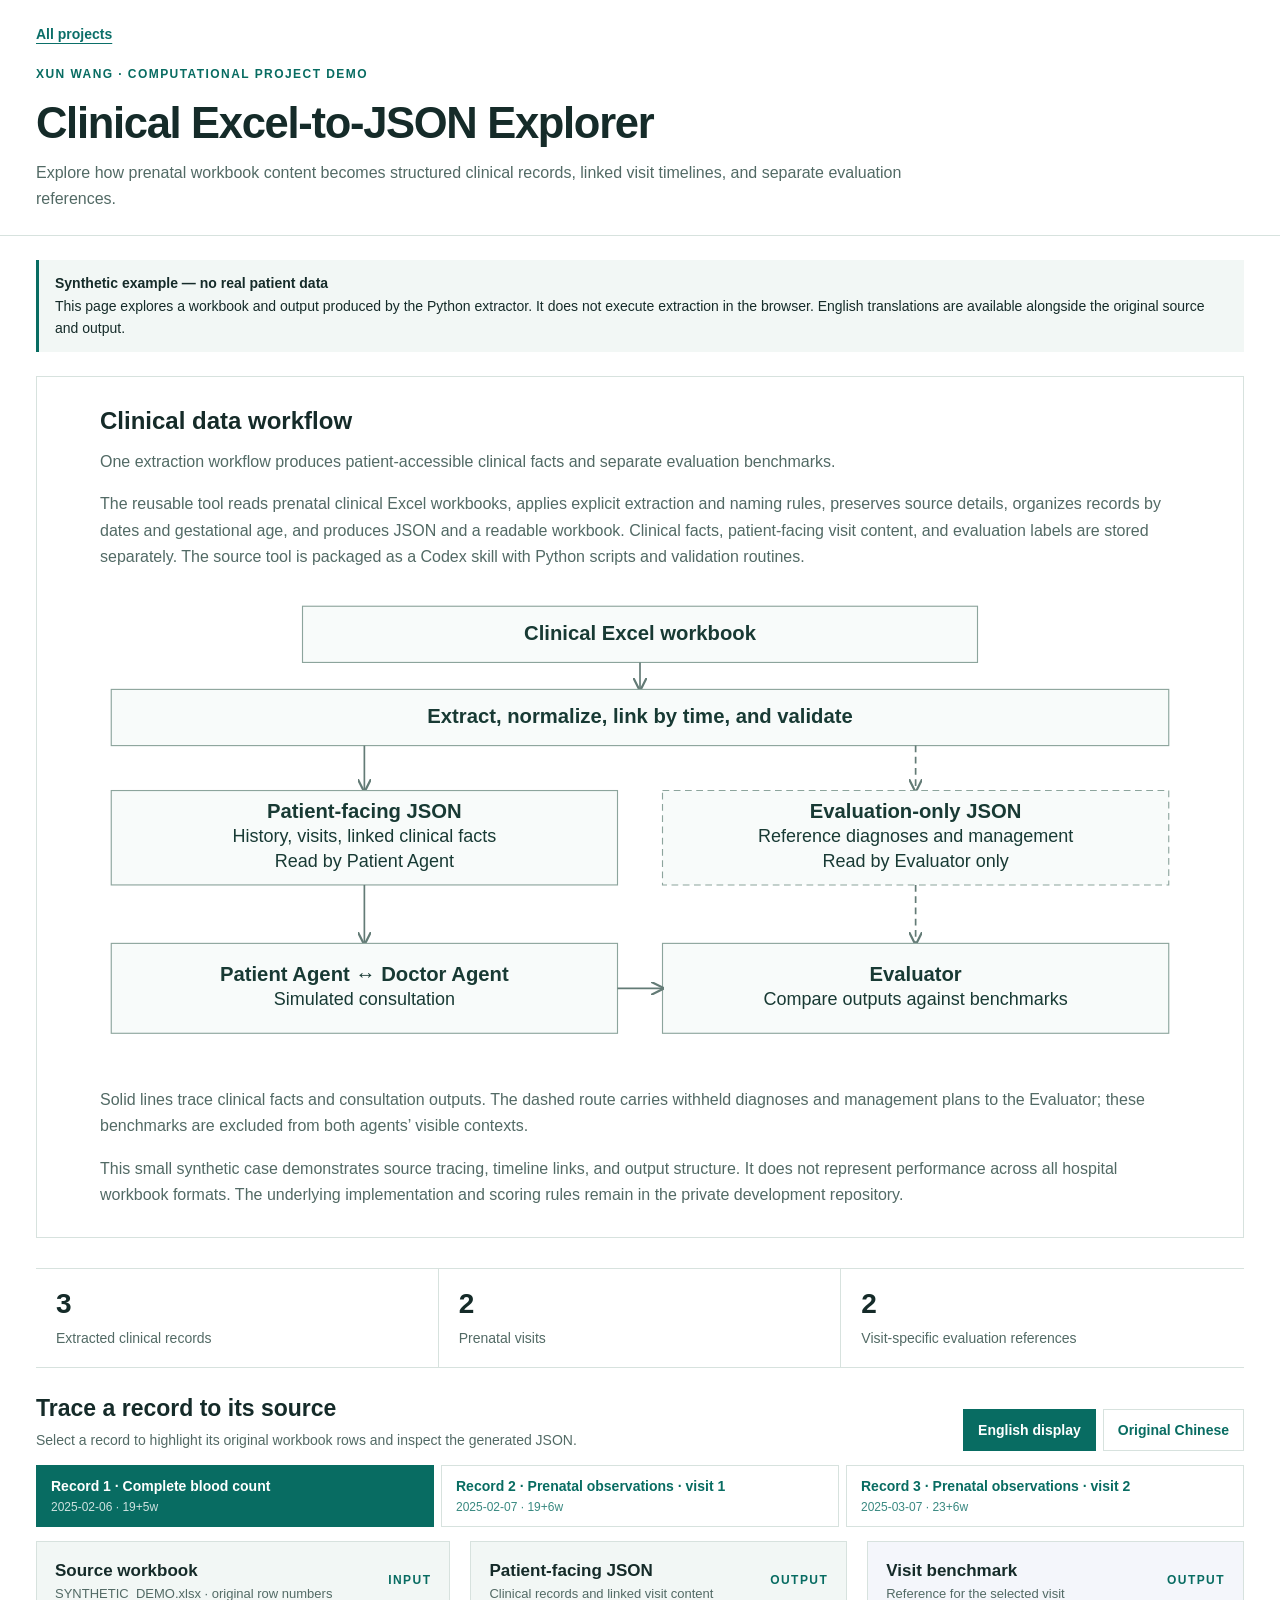
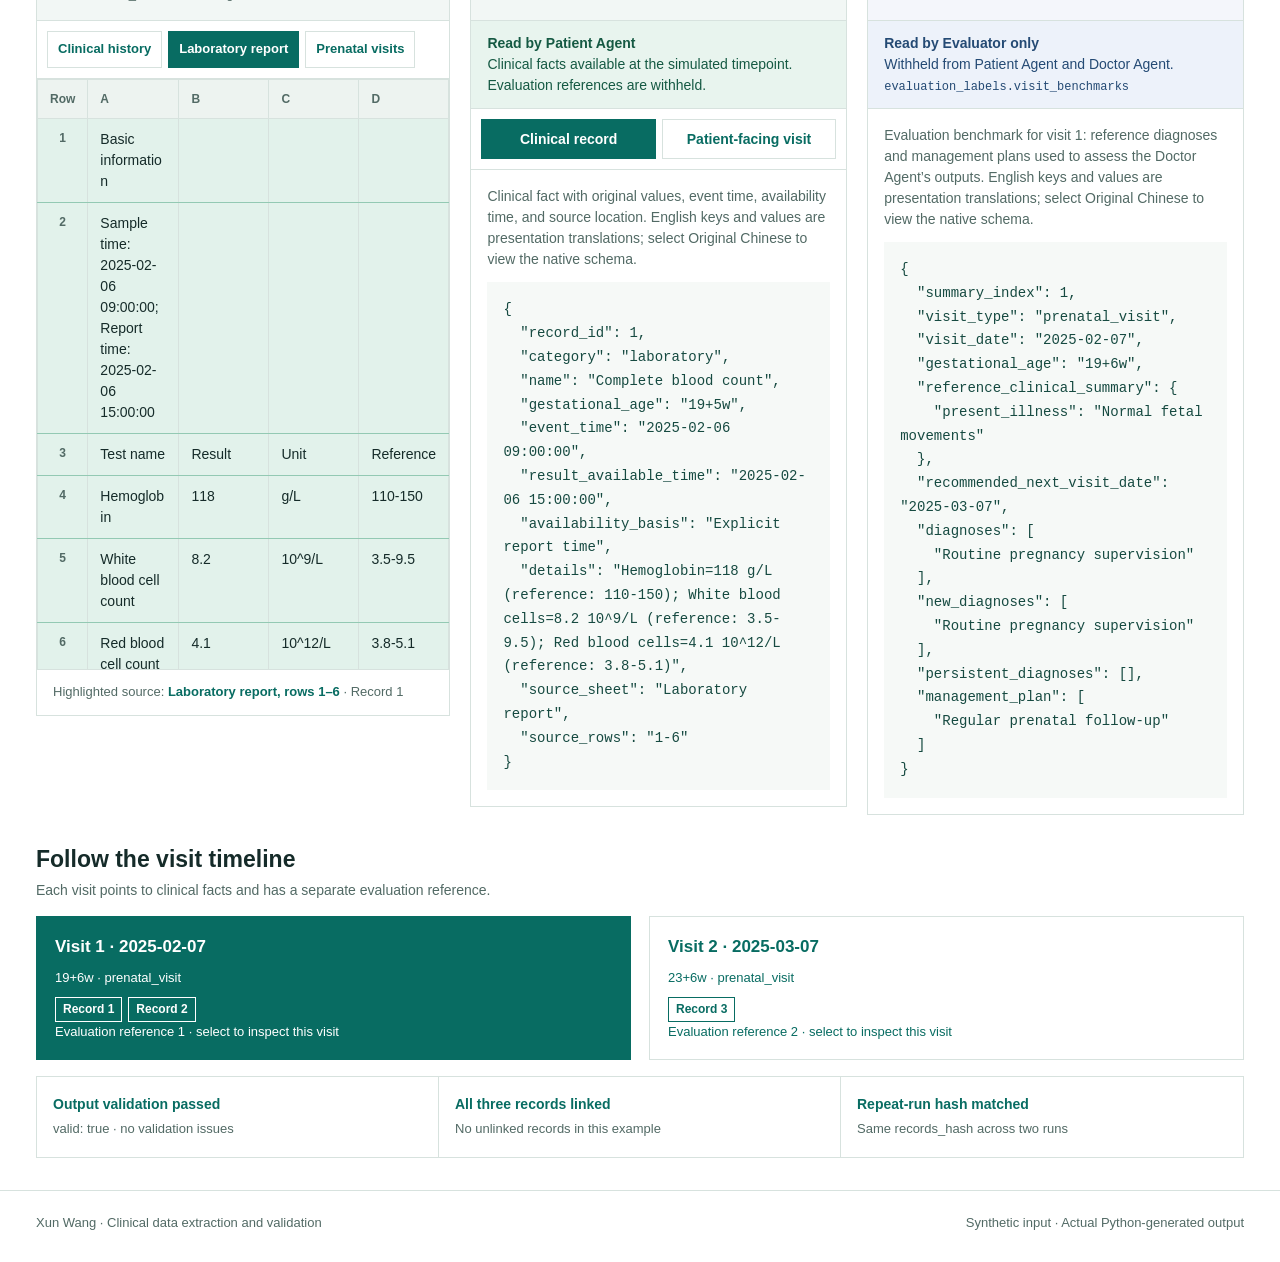
<file: extractor.html>
<!doctype html>
<html lang="en"><head><meta charset="utf-8"><meta name="viewport" content="width=device-width,initial-scale=1"><meta name="color-scheme" content="light">
<title>Clinical Excel-to-JSON Explorer | Xun Wang</title>
<style>
:root{--ink:#152b29;--muted:#526a65;--line:#d7e2de;--teal:#086c62;--wash:#f2f7f5;--soft:#e2f2eb;--blue:#226a93}*{box-sizing:border-box}body{margin:0;background:white;color:var(--ink);font:16px/1.6 Arial,Helvetica,sans-serif}a{color:var(--teal)}button,select{font:inherit}button,a.button{cursor:pointer;background:white;color:var(--teal);border:1px solid var(--line);padding:9px 14px;text-decoration:none;display:inline-block;font-weight:600;font-size:14px}button:hover,a.button:hover{border-color:var(--teal);background:var(--wash)}button:focus-visible,a:focus-visible{outline:3px solid #80c9b4;outline-offset:2px}button.active,button[aria-pressed=true]{background:var(--teal);color:white;border-color:var(--teal)}header,main,footer{max-width:1480px;margin:auto;padding-left:36px;padding-right:36px}header{padding-top:28px;padding-bottom:24px;border-bottom:1px solid var(--line)}.top{display:flex;justify-content:space-between;gap:20px;align-items:center}.eyebrow{font-size:12px;font-weight:700;color:var(--teal);letter-spacing:.12em}h1{font-size:clamp(28px,3.4vw,44px);line-height:1.15;letter-spacing:-.03em;margin:14px 0 12px}header p{max-width:880px;color:var(--muted);margin:0}.notice{border-left:3px solid var(--teal);background:var(--wash);padding:12px 16px;margin:24px 0;font-size:14px}.notice strong{display:block}.stats{display:flex;border-top:1px solid var(--line);border-bottom:1px solid var(--line);margin-bottom:26px}.stat{flex:1;padding:13px 18px;border-right:1px solid var(--line)}.stat:first-child{padding-left:0}.stat:last-child{border:0}.stat b{font-size:25px;display:block;line-height:1.2}.stat span{font-size:13px;color:var(--muted)}.sectionhead{display:flex;justify-content:space-between;align-items:flex-end;gap:20px;margin:20px 0 12px}h2{font-size:23px;line-height:1.3;margin:0 0 5px}h3{font-size:17px;margin:0 0 8px}.sectionhead p,.hint{color:var(--muted);font-size:14px;margin:0}.toolbar,.recordnav,.tabs{display:flex;flex-wrap:wrap;gap:7px}.recordnav{margin:14px 0}.recordnav button{text-align:left;min-width:195px;flex:1}.recordnav span{display:block;font-size:12px;opacity:.8;font-weight:400}.workspace{display:grid;grid-template-columns:1fr 1fr;gap:20px;align-items:start}.panel{border:1px solid var(--line);min-width:0;background:white}.panelhead{padding:15px 18px;background:var(--wash);border-bottom:1px solid var(--line);display:flex;justify-content:space-between;gap:12px;align-items:center}.panelhead h3{margin:0}.panelhead small{display:block;color:var(--muted);font-size:13px}.panelbody{padding:16px}.sheetTabs{display:flex;overflow:auto;border-bottom:1px solid var(--line);padding:10px;gap:6px}.sheetTabs button{white-space:nowrap;padding:7px 10px;font-size:13px}.tablewrap{overflow:auto;max-height:590px}table{width:100%;border-collapse:collapse;font-size:14px;line-height:1.5}td,th{border:1px solid var(--line);padding:10px 12px;vertical-align:top;text-align:left}thead th{background:#edf3f0;color:var(--muted);font-size:12px;font-weight:600;position:sticky;top:0}tbody th{width:44px;font-size:12px;background:#f7faf8;text-align:center;color:var(--muted)}td{min-width:90px;max-width:450px;overflow-wrap:anywhere}.selectedRow td,.selectedRow th{background:var(--soft);border-top-color:#93c9b3;border-bottom-color:#93c9b3}.clickable{cursor:pointer}.clickable:hover td{background:#edf7f2}.sourceNote{padding:12px 16px;border-top:1px solid var(--line);font-size:13px;color:var(--muted)}.sourceNote b{color:var(--teal)}.outputTabs{display:flex;padding:10px;gap:6px;border-bottom:1px solid var(--line)}.outputTabs button{flex:1;padding:8px 10px}.schemaNote{font-size:13px;line-height:1.5;margin:0 0 12px;color:var(--muted)}pre{margin:0;font:13px/1.7 Consolas,'Liberation Mono',monospace;white-space:pre-wrap;overflow-wrap:anywhere;background:#f6f9f7;padding:16px;min-height:292px;max-height:520px;overflow:auto;color:#164a41}.linkrow{margin-top:12px;font-size:14px;color:var(--muted);padding:10px 12px;background:var(--wash)}.linkrow b{color:var(--teal)}.visitGrid{display:grid;grid-template-columns:1fr 1fr;gap:18px;margin:14px 0}.visit{width:100%;text-align:left;position:relative;padding:16px 18px}.visit h3{font-size:17px;color:inherit}.visit small{display:block;font-size:13px;font-weight:400}.visit .chips{margin-top:8px}.chips span{display:inline-block;font-size:12px;border:1px solid currentColor;padding:2px 7px;margin-right:6px}.verification{display:grid;grid-template-columns:repeat(3,1fr);border:1px solid var(--line);margin:16px 0}.verification div{padding:16px;border-right:1px solid var(--line)}.verification div:last-child{border:0}.verification b{display:block;color:var(--teal);font-size:14px}.verification span{font-size:13px;color:var(--muted)}.details{margin:28px 0}.details summary{cursor:pointer;color:var(--teal);font-weight:600}.details p{font-size:14px;color:var(--muted)}footer{padding-top:22px;padding-bottom:28px;border-top:1px solid var(--line);margin-top:32px;display:flex;justify-content:space-between;gap:20px;font-size:13px;color:var(--muted)}.downloadbar{display:flex;gap:8px;flex-wrap:wrap;margin:20px 0 30px}@media(max-width:980px){.workspace{grid-template-columns:1fr}.top{align-items:flex-start}.tablewrap{max-height:450px}}@media(max-width:620px){header,main,footer{padding-left:18px;padding-right:18px}.top,.sectionhead,footer{flex-direction:column;align-items:flex-start}.stats{flex-wrap:wrap}.stat{flex:0 0 50%;border-bottom:1px solid var(--line)}.stat:nth-child(3){padding-left:0}.visitGrid,.verification{grid-template-columns:1fr}.verification div{border-right:0;border-bottom:1px solid var(--line)}.recordnav{display:grid}.recordnav button{min-width:0}h1{font-size:30px}}
</style><link rel="stylesheet" href="project-layout-9579d33.css"></head><body>
<nav class="project-nav" aria-label="Project navigation"><a href="./">All projects</a></nav>
<header><div class="top"><span class="eyebrow">XUN WANG · COMPUTATIONAL PROJECT DEMO</span></div>
<h1>Clinical Excel-to-JSON Explorer</h1><p>Explore how prenatal workbook content becomes structured clinical records, linked visit timelines, and separate evaluation references.</p></header>
<main>
<div class="notice"><strong>Synthetic example — no real patient data</strong>This page explores a workbook and output produced by the Python extractor. It does not execute extraction in the browser. English translations are available alongside the original source and output.</div>
<section class="workflow-section" aria-label="Clinical data workflow"><h2>Clinical data workflow</h2><p>One extraction workflow produces patient-accessible clinical facts and separate evaluation benchmarks.</p><p>The reusable tool reads prenatal clinical Excel workbooks, applies explicit extraction and naming rules, preserves source details, organizes records by dates and gestational age, and produces JSON and a readable workbook. Clinical facts, patient-facing visit content, and evaluation labels are stored separately. The source tool is packaged as a Codex skill with Python scripts and validation routines.</p><figure><div class="workflow-scroll"><img src="extraction-workflow.svg" alt="Clinical data workflow: patient-facing facts and evaluator-only references follow separate routes"/></div><figcaption>Solid lines trace clinical facts and consultation outputs. The dashed route carries withheld diagnoses and management plans to the Evaluator; these benchmarks are excluded from both agents’ visible contexts.</figcaption></figure><p>This small synthetic case demonstrates source tracing, timeline links, and output structure. It does not represent performance across all hospital workbook formats. The underlying implementation and scoring rules remain in the private development repository.</p></section>
<div class="stats"><div class="stat"><b>3</b><span>Extracted clinical records</span></div><div class="stat"><b>2</b><span>Prenatal visits</span></div><div class="stat"><b>2</b><span>Visit-specific evaluation references</span></div></div>
<div class="sectionhead"><div><h2>Trace a record to its source</h2><p>Select a record to highlight its original workbook rows and inspect the generated JSON.</p></div><div class="toolbar"><button id="english" aria-pressed="true">English display</button><button id="native" aria-pressed="false">Original Chinese</button></div></div>
<div class="recordnav" id="recordNav"></div>
<div class="workspace">
<section class="panel" aria-label="Source workbook"><div class="panelhead"><div><h3>Source workbook</h3><small>SYNTHETIC_DEMO.xlsx · original row numbers</small></div><span class="eyebrow">INPUT</span></div><div class="sheetTabs" id="sheetTabs"></div><div class="tablewrap"><table id="sourceTable"></table></div><div class="sourceNote" id="sourceNote"></div></section>
<section class="panel" aria-label="Patient Agent JSON output"><div class="panelhead"><div><h3>Patient-facing JSON</h3><small>Clinical records and linked visit content</small></div><span class="eyebrow">OUTPUT</span></div><div class="audience"><strong>Read by Patient Agent</strong>Clinical facts available at the simulated timepoint. Evaluation references are withheld.</div><div class="outputTabs"><button data-mode="record" aria-pressed="true">Clinical record</button><button data-mode="visit" aria-pressed="false">Patient-facing visit</button></div><div class="panelbody"><p class="schemaNote" id="schemaNote"></p><pre id="jsonOutput" tabindex="0" aria-label="Patient-facing JSON"></pre></div></section>
<section class="panel benchmark-panel" aria-label="Evaluator-only benchmark output"><div class="panelhead"><div><h3>Visit benchmark</h3><small>Reference for the selected visit</small></div><span class="eyebrow">OUTPUT</span></div><div class="audience"><strong>Read by Evaluator only</strong>Withheld from Patient Agent and Doctor Agent.<span class="benchmark-path">evaluation_labels.visit_benchmarks</span></div><div class="panelbody"><p class="schemaNote" id="benchmarkNote"></p><pre id="benchmarkOutput" tabindex="0" aria-label="Evaluator-only benchmark JSON"></pre></div></section>
</div>
<div class="sectionhead" style="margin-top:30px"><div><h2>Follow the visit timeline</h2><p>Each visit points to clinical facts and has a separate evaluation reference.</p></div></div><div class="visitGrid" id="visitGrid"></div>
<div class="verification"><div><b>Output validation passed</b><span>valid: true · no validation issues</span></div><div><b>All three records linked</b><span>No unlinked records in this example</span></div><div><b>Repeat-run hash matched</b><span>Same records_hash across two runs</span></div></div>

</main><footer><span>Xun Wang · Clinical data extraction and validation</span><span>Synthetic input · Actual Python-generated output</span></footer>
<script id="demo-data" type="application/json">{"output":{"schema_version":"3.3.0","pipeline_version":"3.8.0","input_sha256":"1cf15e07b9075d1158f76929ef1960d36a1c01e29ba110b189e0c297ba2878ae","records_hash":"f3ef2f64daf1822b54787634e5ed5affb18c5d4e2ff489e5f3be3a38d9c7cf28","case_metadata_hash":"7ab20d013fbf619c1e9a41de4f50157d6c19ff0716d8f27f52e53357dec4b4a9","history_hash":"1095988ac9973822f6b6253aa47dd11e80ac183bc863f64f35b7b91ecb10cb52","genetic_testing_hash":"682b6f6d0c34f970562c221713553945c11328f32dd9cadead94bc4f1cfc5d31","history_cutoff_parameter_hash":"12ae32cb1ec02d01eda3581b127c1fee3b0dc53572ed6baf239721a03d82e126","split_admission_workup_parameter_hash":"fcbcf165908dd18a9e49f7ff27810176db8e9f63b4352213741664245224f8aa","evidence_linking_policy":{"policy_version":"1.2.0","link_strategy":"timeline_only_single_assignment","timeline_granularity":"calendar_day","same_day_policy":"inclusive_current_compatible_visit","link_scopes":{"full":["检验","检查","用药","操作","临床事件"],"medication_only":["用药"],"none":[]},"visit_type_link_scopes":{"prenatal_visit":"full","terminal_admission":"full","inpatient_result_review":"full","postoperative_followup":"medication_only","other_followup":"none"},"unknown_visit_type_link_scope":"none","missing_time_strategy":"last_compatible_summary_with_manual_review"},"records":[{"孕周":"19+5w","日期":"2025-02-06","事件时间":"2025-02-06 09:00:00","可获得时间":"2025-02-06 15:00:00","可获得时间依据":"明确报告时间","信息类别":"检验","项目名称":"血常规","项目明细":"血红蛋白=118 g/L（参考：110-150）；白细胞计数=8.2 10^9/L（参考：3.5-9.5）；红细胞计数=4.1 10^12/L（参考：3.8-5.1）","来源工作表":"检验报告","原始时间字段":"采样时间","原始时间内容":"2025-02-06 09:00:00","是否来自图片识别":"否","孕周计算依据":"末次月经（全工作表核对）","来源行范围":"1-6","备注":"","序号":1},{"孕周":"19+6w","日期":"2025-02-07","事件时间":"2025-02-07 09:00:00","可获得时间":"2025-02-07 09:00:00","可获得时间依据":"复诊现场记录","信息类别":"检查","项目名称":"产检体征","项目明细":"体重：60kg；血压：110/70mmHg；心率：80次/分；腹围：80cm；宫底高度：20cm；胎心1：150次/分","来源工作表":"产检记录","原始时间字段":"复诊日期","原始时间内容":"2025-02-07 09:00:00","来源行范围":"1-4","是否来自图片识别":"否","孕周计算依据":"产检复诊记录明确孕周","备注":"","序号":2},{"孕周":"23+6w","日期":"2025-03-07","事件时间":"2025-03-07 09:00:00","可获得时间":"2025-03-07 09:00:00","可获得时间依据":"复诊现场记录","信息类别":"检查","项目名称":"产检体征","项目明细":"胎心1：148次/分","来源工作表":"产检记录","原始时间字段":"复诊日期","原始时间内容":"2025-03-07 09:00:00","来源行范围":"5-6","是否来自图片识别":"否","孕周计算依据":"产检复诊记录明确孕周","备注":"","序号":3}],"summary":[{"index":1,"节点类型":"prenatal_visit","孕周":"19+6w","就诊日期":"2025-02-07","日期范围":"2025-02-06 至 2025-02-07","主诉":"无明显不适","检验项目汇总":"血常规","检查项目汇总":"产检体征","用药信息汇总":"","临床事件汇总":"","关联记录序号":[1,2],"关联文件序号":[],"体格检查":"体重：60kg；血压：110/70mmHg；心率：80次/分；腹围：80cm；宫底高度：20cm","胎儿信息":"胎心1：150次/分","记录数量":2,"是否包含图片识别内容":"否","备注":"Evidence Link：自然日时间窗唯一关联2条"},{"index":2,"节点类型":"prenatal_visit","孕周":"23+6w","就诊日期":"2025-03-07","日期范围":"2025-03-07","主诉":"常规产检","检验项目汇总":"","检查项目汇总":"产检体征","用药信息汇总":"","临床事件汇总":"","关联记录序号":[3],"关联文件序号":[],"体格检查":"","胎儿信息":"胎心1：148次/分","记录数量":1,"是否包含图片识别内容":"否","备注":"Evidence Link：自然日时间窗唯一关联1条"}],"notes":[{"项目":"输入文件SHA256","说明":"1cf15e07b9075d1158f76929ef1960d36a1c01e29ba110b189e0c297ba2878ae"},{"项目":"规则版本","说明":"3.8.0"},{"项目":"使用的末次月经日期","说明":"2024-09-21"},{"项目":"孕周计算依据","说明":"末次月经（全工作表核对）"},{"项目":"末次月经检索范围","说明":"全部工作表：病历资料、检验报告、产检记录"},{"项目":"末次月经候选核对","说明":"候选日期 1 个；选择规则 occurrence_count_then_first_appearance；明确孕周支持记录 0 条"},{"项目":"辅助生殖孕周策略","说明":"否"},{"项目":"孕周计算公式","说明":"检测/检查/开方日期 - 末次月经日期 = 孕龄天数；孕龄天数 ÷ 7 = 整孕周 + 剩余天数，输出 X+Yw"},{"项目":"内嵌图片数量","说明":"0"},{"项目":"图片识别说明","说明":"未提供OCR缓存；图片未OCR，需人工核对"},{"项目":"来自门诊处方记录数","说明":"0"},{"项目":"处方时间缺失记录","说明":"未发现"},{"项目":"无法换算孕周记录","说明":"0"},{"项目":"推算孕周与原文孕周不一致记录","说明":"0"},{"项目":"原文孕周示例","说明":""},{"项目":"有记录的不同整孕周数量","说明":"2"},{"项目":"检验/检查独立时间节点数量","说明":"3"},{"项目":"首末有记录孕周","说明":"19+5w 至 23+6w"},{"项目":"评测标签隔离要求","说明":"仅评测端可见，禁止进入患者智能体或医生智能体上下文"},{"项目":"结局/Benchmark人工复核","说明":"需要"},{"项目":"检查工作表完整性审计","说明":"扫描至第 0 行、共识别 0 个原始检查块；大段空白后检查块 0/0 已解析；去重合并 0 条完全重复记录"},{"项目":"新增临床来源完整性审计","说明":"门诊处方 0/0 行已解析；住院发药 0/0 行已解析，恢复 0 个被Excel公式化的药名；产检复诊体征 2/2 个有值块已解析，实际胎心监护结果 0/0 块已解析；计划性NST/胎心监护未作为已完成结果写入"},{"项目":"基因检测汇总匹配与时间隔离","说明":"JSON状态：未提供基因检测阳性汇总；阳性汇总匹配 0 条，采样日期匹配 0 条；采样日期不等于报告日期，补齐结果可获知时间前禁止向患者或医生智能体开放"},{"项目":"直接标识符脱敏","说明":"已自动替换 0 处，涉及 0 条记录；未记录任何命中原值"}],"coverage_statistics":{"coverage_basis":"structured_records_after_redaction_and_deduplication","distinct_gestational_week_count":2,"recorded_gestational_week_numbers":[19,23],"distinct_gestational_timepoint_count":3,"first_recorded_gestational_week":"19+5w","last_recorded_gestational_week":"23+6w","gestational_week_span_count":5,"record_count_with_gestational_week":3,"record_count_without_gestational_week":0,"record_count_total":3,"test_timepoint_definition":"每个存在检验或检查记录的不同日期计为1个时间节点；日期缺失时以精确孕周X+Yw兜底；同日多条记录只计1次；用药记录不计入","test_timepoint_categories":["检验","检查"],"distinct_test_timepoint_count":3,"test_timepoint_count_with_calendar_date":3,"test_timepoint_count_gestational_week_only":0,"test_record_count_without_timepoint":0,"test_timepoints":[{"timepoint_index":1,"key_basis":"calendar_date","date":"2025-02-06","gestational_week":"19+5w","gestational_weeks":["19+5w"],"categories":["检验"],"record_count":1,"record_sequence_numbers":[1]},{"timepoint_index":2,"key_basis":"calendar_date","date":"2025-02-07","gestational_week":"19+6w","gestational_weeks":["19+6w"],"categories":["检查"],"record_count":1,"record_sequence_numbers":[2]},{"timepoint_index":3,"key_basis":"calendar_date","date":"2025-03-07","gestational_week":"23+6w","gestational_weeks":["23+6w"],"categories":["检查"],"record_count":1,"record_sequence_numbers":[3]}]},"source_coverage":{"exam":{"worksheet":"","max_row":0,"max_column":0,"nonempty_row_count":0,"recognized_source_block_count":0,"parsed_source_record_count_before_deduplication":0,"large_internal_blank_region_min_rows":20,"large_internal_blank_region_count":0,"large_internal_blank_regions":[],"post_blank_region_block_count":0,"parsed_post_blank_region_block_count":0,"unparsed_source_block_rows":[],"unparsed_post_blank_region_block_rows":[],"parsed_exam_record_count_before_deduplication":0,"output_exam_record_count_after_deduplication":0,"duplicate_exam_record_merge_count":0},"prescription":{"worksheet":"","max_row":0,"max_column":0,"nonempty_row_count":0,"recognized_source_row_count":0,"parsed_source_record_count_before_deduplication":0,"repeated_header_row_count":0,"formula_recovered_cell_count":0,"unparsed_source_rows":[],"output_source_record_count_after_deduplication":0,"duplicate_source_record_merge_count":0},"inpatient_dispensing":{"worksheet":"","max_row":0,"max_column":0,"nonempty_row_count":0,"recognized_source_row_count":0,"parsed_source_record_count_before_deduplication":0,"repeated_header_row_count":0,"formula_recovered_cell_count":0,"unparsed_source_rows":[],"output_source_record_count_after_deduplication":0,"duplicate_source_record_merge_count":0},"prenatal_care":{"worksheet":"产检记录","max_row":6,"max_column":1,"nonempty_row_count":5,"recognized_visit_block_count":2,"recognized_vital_block_count":2,"parsed_vital_record_count_before_deduplication":2,"recognized_monitor_result_block_count":0,"parsed_monitor_record_count_before_deduplication":0,"visit_blocks_without_vital_values":[],"unparsed_vital_block_rows":[],"unparsed_monitor_result_rows":[],"output_vital_record_count_after_deduplication":2,"output_monitor_record_count_after_deduplication":0,"duplicate_vital_record_merge_count":0,"duplicate_monitor_record_merge_count":0}},"evaluation_labels":{"visibility":"evaluation_only_do_not_expose_to_agents","visibility_notice":"仅评测端可见，禁止进入患者智能体或医生智能体上下文","pregnancy_outcome":{"label":"","status":"unresolved","confidence":"none","basis":"insufficient_evidence","source_file":"","source_sheet":"","source_row":"","evidence_excerpt":"","corroborating_chart_label":"","manual_review_required":true},"benchmark":{"label":"[产检]","status":"fallback_chart_complaint","source_file":"SYNTHETIC_DEMO.xlsx","source_sheet":"病历资料","source_row":3,"discovery_gestational_week":"","discovery_basis":"insufficient_evidence","discovery_confidence":"none","discovery_evidence_excerpt":"主诉*:[产检]","matched_term":"","manual_review_required":true},"visit_benchmarks":[{"summary_index":1,"visit_type":"prenatal_visit","visit_date":"2025-02-07","gestational_age":"19+6w","reference_clinical_summary":{"present_illness":"胎动正常"},"recommended_next_visit_date":"2025-03-07","diagnoses":["正常妊娠监督"],"new_diagnoses":["正常妊娠监督"],"persistent_diagnoses":[],"management_plan":["定期产检"]},{"summary_index":2,"visit_type":"prenatal_visit","visit_date":"2025-03-07","gestational_age":"23+6w","reference_clinical_summary":{"present_illness":"无腹痛"},"recommended_next_visit_date":"2025-04-04","diagnoses":["正常妊娠监督"],"new_diagnoses":[],"persistent_diagnoses":["正常妊娠监督"],"management_plan":["定期产检"]}]},"history":{"schema_version":"1.1.0","case_id":"SYNTHETIC_DEMO","source":{"worksheet":"病历资料","extraction_method":"本地逐单元格读取；按病史标题分段；现病史按records首个孕周时间点及建卡/检查兜底边界截断","workbook":"SYNTHETIC_DEMO.xlsx","workbook_sha256":"1cf15e07b9075d1158f76929ef1960d36a1c01e29ba110b189e0c297ba2878ae"},"status":"extracted","manual_review_required":true,"scope":{"chief_complaint_included":false,"post_cutoff_present_illness_included":false,"current_tests_and_medications_in_past_history_included":false,"post_discharge_contraception_advice_included":false},"patient_basic_information":{"status":"recorded","age_years":29,"age_candidates_years":[29],"source_cells":["A2"],"note":""},"present_illness_history":{"status":"recorded_with_automatic_cutoff","raw_text":"[平素月经规则，末次月经：2024-09-21。既往无特殊。]","summary":"平素月经规则，末次月经：2024-09-21。既往无特殊","key_points":["平素月经规则，末次月经：2024-09-21","既往无特殊"],"pregnancy_timeline":[{"time":"2024-09-21","event":"末次月经"}],"conception_method":"not_recorded","knowledge_cutoff":{"status":"no_structured_boundary_found","strategy":"retain_pre_admission_text_and_require_review","matched_rule_id":"","matched_rule_ids":[],"first_record_timepoint":{"status":"available","date":"2025-02-06","gestational_week":"19+5w","basis":"earliest_gestational_week_in_records"},"boundary_time_relation":{},"structured_record_reference":{"status":"not_aligned","date":"","gestational_week":"","basis":""},"prior_medical_segment_removed":false,"excluded_after_cutoff":false,"manual_review_required":true},"source_cells":["A4"]},"past_medical_history":{"status":"recorded","source_heading":"过去史","raw_text":"无特殊。","infectious_disease_history":"","surgery_or_trauma_history":"","transfusion_history":"","allergy_history":{"status":"not_recorded","raw_text":""},"immunization_history":"","system_review":"","excluded_current_tests_and_medications_count":0,"source_cells":["A6"]},"menstrual_history":{"status":"recorded","raw_text":"末次月经：2024-09-21。","regularity":"规则","menarche_age_years":null,"duration_days":null,"cycle_days":"","flow":"","dysmenorrhea":"","leukorrhea":"","last_menstrual_period_candidates":[{"date":"2024-09-21","source_cells":["A4","A10"],"annotations":[]}],"selected_last_menstrual_period":"2024-09-21","source_cells":["A10"],"note":""},"marriage_and_reproductive_history":{"status":"recorded","raw_text":"已婚。\nG1P0。","marital_status":"已婚","marriage_age_years":null,"spouse_health":"","reproductive_history_raw":"G1P0","source_cells":["A8","A12"]},"contraceptive_history":{"status":"not_recorded","raw_text":null,"method":null,"source_cells":[],"note":"仅检索体格检查前的病史段落；出院避孕建议不作为既往避孕史"},"data_quality_notes":["现病史以records首个有效孕周时间点为时间上限；按叙述时间截断，无法比较时退到最早院内建卡或首个检查检验结果，必须人工核对"],"privacy":{"direct_identifier_values_included":false,"note":"history与其他结构化输出采用同一直接标识符脱敏和残留扫描"}},"genetic_testing":{"schema_version":"1.0.0","status":"lookup_not_provided","label":"未提供基因检测阳性汇总","lookup_semantics":"positive_only_summary","positive_lookup_source":{"source_file":"","source_sha256":"","source_sheet":"","match_field":"样例编号","match_count":0,"source_rows":[]},"sample_time_source":{"source_file":"","source_sha256":"","source_sheet":"","match_field":"实验室编号(样本编号)","date_field":"采样日期","match_count":0,"source_rows":[]},"entries":[],"result_time":{"status":"sample_time_lookup_not_provided","sample_date":"","sample_gestational_week":"","sample_week_basis":"","result_available_date":"","result_available_gestational_week":"","temporal_visibility_status":"quarantined_until_result_available_date"},"visibility":{"patient_agent":"hidden_until_result_available_date_is_linked","doctor_agent":"hidden_until_result_available_date_is_linked","evaluation_and_manual_review":"available","note":"阳性汇总表无报告可获知时间；家系表采样日期不等于报告日期。补齐结果可获知时间前仅评测端和人工复核可见，禁止进入患者智能体或医生智能体上下文"},"manual_review_required":true,"interpretation_note":"未提供阳性结果汇总，不能判断该病例的基因检测状态"},"privacy":{"mode":"direct_identifier_redaction","redaction_token_policy":"typed_placeholders","redaction_count_total":0,"redacted_record_count":0,"redacted_evaluation_field_count":0,"redacted_history_field_count":0,"redacted_genetic_testing_field_count":0,"redaction_counts":{},"residual_direct_identifier_count":0,"embedded_image_notice":"原始嵌入图片未做像素级脱敏，必须隔离保存并经人工复核后使用"}},"sheets":[{"name":"病历资料","columns":1,"rows":[["就诊日期:[2025-02-07]"],["年龄:[29]"],["主诉*:[产检]"],["现病史*:[平素月经规则，末次月经：2024-09-21。既往无特殊。]"],["过去史"],["无特殊。"],["婚育史"],["已婚。"],["月经史"],["末次月经：2024-09-21。"],["生育史"],["G1P0。"]],"english":[["Visit date: [2025-02-07]"],["Age: [29]"],["Chief complaint: [Prenatal visit]"],["Present illness: [Regular menstrual cycles. LMP: 2024-09-21. No significant prior history.]"],["Past medical history"],["No significant history."],["Marriage and reproductive history"],["Married."],["Menstrual history"],["LMP: 2024-09-21."],["Obstetric history"],["G1P0."]]},{"name":"检验报告","columns":4,"rows":[["基本信息","","",""],["采样时间：2025-02-06 09:00:00 报告时间：2025-02-06 15:00:00","","",""],["项目名称","结果","单位","参考值"],["血红蛋白","118","g/L","110-150"],["白细胞计数","8.2","10^9/L","3.5-9.5"],["红细胞计数","4.1","10^12/L","3.8-5.1"]],"english":[["Basic information","","",""],["Sample time: 2025-02-06 09:00:00; Report time: 2025-02-06 15:00:00","","",""],["Test name","Result","Unit","Reference"],["Hemoglobin","118","g/L","110-150"],["White blood cell count","8.2","10^9/L","3.5-9.5"],["Red blood cell count","4.1","10^12/L","3.8-5.1"]]},{"name":"产检记录","columns":1,"rows":[["复诊日期：2025-02-07 09:00:00复诊孕期：19周6天主诉：无明显不适现病史：胎动正常产检医生：示例下次产假日期：2025-03-07 00:00:00"],["体重：60kg血压：110/70mmHg复测血压：null/nullmmHg心率：80次/分腹围：80cm浮肿：-宫底高度：20cm产科备注：-"],["胎心1：150次/分胎心2：-胎心3：-胎心4：-诊断：正常妊娠监督处理：定期产检"],[""],["复诊日期：2025-03-07 09:00:00复诊孕期：23周6天主诉：常规产检现病史：无腹痛产检医生：示例下次产假日期：2025-04-04 00:00:00"],["胎心1：148次/分胎心2：-胎心3：-胎心4：-诊断：正常妊娠监督处理：定期产检"]],"english":[["Visit: 2025-02-07 09:00:00; GA: 19 weeks 6 days; Complaint: no obvious discomfort; Present illness: normal fetal movements; Clinician: demo; Next visit: 2025-03-07"],["Weight: 60 kg; BP: 110/70 mmHg; Repeat BP: null/null; HR: 80/min; Abdominal circumference: 80 cm; Edema: -; Fundal height: 20 cm; Obstetric notes: -"],["Fetal HR 1: 150/min; Fetal HR 2-4: -; Diagnosis: routine pregnancy supervision; Plan: regular prenatal follow-up"],[""],["Visit: 2025-03-07 09:00:00; GA: 23 weeks 6 days; Complaint: routine prenatal visit; Present illness: no abdominal pain; Clinician: demo; Next visit: 2025-04-04"],["Fetal HR 1: 148/min; Fetal HR 2-4: -; Diagnosis: routine pregnancy supervision; Plan: regular prenatal follow-up"]]}],"details":{"1":"Hemoglobin=118 g/L (reference: 110-150); White blood cells=8.2 10^9/L (reference: 3.5-9.5); Red blood cells=4.1 10^12/L (reference: 3.8-5.1)","2":"Weight: 60 kg; BP: 110/70 mmHg; HR: 80/min; Abdominal circumference: 80 cm; Fundal height: 20 cm; Fetal HR 1: 150/min","3":"Fetal HR 1: 148/min"},"xlsx":"UEsDBBQAAAAIAIiYc11Gx01IlQAAAM0AAAAQAAAAZG9jUHJvcHMvYXBwLnhtbE3PTQvCMAwG4L9SdreZih6kDkQ9ip68zy51hbYpbYT67+0EP255ecgboi6JIia2mEXxLuRtMzLHDUDWI/o+y8qhiqHke64x3YGMsRoPpB8eA8OibdeAhTEMOMzit7Dp1C5GZ3XPlkJ3sjpRJsPiWDQ6sScfq9wcChDneiU+ixNLOZcrBf+LU8sVU57mym/8ZAW/B7oXUEsDBBQAAAAIAIiYc1035Yz07gAAACsCAAARAAAAZG9jUHJvcHMvY29yZS54bWzNks9KxDAQh19Fcm+n6cqKoZuL4klBcEHxFpLZ3WDzh2Sk3bc3rbtdRB/AY2Z++eYbmE5HoUPC5xQiJrKYr0bX+yx03LADURQAWR/QqVyXhC/NXUhOUXmmPUSlP9QeoW2aNTgkZRQpmIBVXIhMdkYLnVBRSCe80Qs+fqZ+hhkN2KNDTxl4zYHJaWI8jn0HF8AEI0wufxfQLMS5+id27gA7Jcdsl9QwDPWwmnNlBw5vT48v87qV9ZmU11h+ZSvoGHHDzpNfV3f32wcm26ZdV5xX/HbLuWiuBb95n1x/+F2EXTB2Z/+x8VlQdvDrLuQXUEsDBBQAAAAIAIiYc12ZXJwjEAYAAJwnAAATAAAAeGwvdGhlbWUvdGhlbWUxLnhtbO1aW3PaOBR+76/QeGf2bQvGNoG2tBNzaXbbtJmE7U4fhRFYjWx5ZJGEf79HNhDLlg3tkk26mzwELOn7zkVH5+g4efPuLmLohoiU8nhg2S/b1ru3L97gVzIkEUEwGaev8MAKpUxetVppAMM4fckTEsPcgosIS3gUy9Zc4FsaLyPW6rTb3VaEaWyhGEdkYH1eLGhA0FRRWm9fILTlHzP4FctUjWWjARNXQSa5iLTy+WzF/NrePmXP6TodMoFuMBtYIH/Ob6fkTlqI4VTCxMBqZz9Wa8fR0kiAgsl9lAW6Sfaj0xUIMg07Op1YznZ89sTtn4zK2nQ0bRrg4/F4OLbL0otwHATgUbuewp30bL+kQQm0o2nQZNj22q6RpqqNU0/T933f65tonAqNW0/Ta3fd046Jxq3QeA2+8U+Hw66JxqvQdOtpJif9rmuk6RZoQkbj63oSFbXlQNMgAFhwdtbM0gOWXin6dZQa2R273UFc8FjuOYkR/sbFBNZp0hmWNEZynZAFDgA3xNFMUHyvQbaK4MKS0lyQ1s8ptVAaCJrIgfVHgiHF3K/99Ze7yaQzep19Os5rlH9pqwGn7bubz5P8c+jkn6eT101CznC8LAnx+yNbYYcnbjsTcjocZ0J8z/b2kaUlMs/v+QrrTjxnH1aWsF3Pz+SejHIju932WH32T0duI9epwLMi15RGJEWfyC265BE4tUkNMhM/CJ2GmGpQHAKkCTGWoYb4tMasEeATfbe+CMjfjYj3q2+aPVehWEnahPgQRhrinHPmc9Fs+welRtH2Vbzco5dYFQGXGN80qjUsxdZ4lcDxrZw8HRMSzZQLBkGGlyQmEqk5fk1IE/4rpdr+nNNA8JQvJPpKkY9psyOndCbN6DMawUavG3WHaNI8ev4F+Zw1ChyRGx0CZxuzRiGEabvwHq8kjpqtwhErQj5iGTYacrUWgbZxqYRgWhLG0XhO0rQR/FmsNZM+YMjszZF1ztaRDhGSXjdCPmLOi5ARvx6GOEqa7aJxWAT9nl7DScHogstm/bh+htUzbCyO90fUF0rkDyanP+kyNAejmlkJvYRWap+qhzQ+qB4yCgXxuR4+5Xp4CjeWxrxQroJ7Af/R2jfCq/iCwDl/[base64]/npxXga4jnZBLl9mFdt59jR0fvnwVGwo+88lh3HiPKiIe6hhpjPw0OHeXtfmGeVxlA0FG1srCQsRrdguNfxLBTgZGAtoAeDr1EC8lJVYDFbxgMrkKJ8TIxF6HDnl1xf49GS49umZbVuryl3GW0iUjnCaZgTZ6vK3mWxwVUdz1Vb8rC+aj20FU7P/lmtyJ8MEU4WCxJIY5QXpkqi8xlTvucrScRVOL9FM7YSlxi84+bHcU5TuBJ2tg8CMrm7Oal6ZTFnpvLfLQwJLFuIWRLiTV3t1eebnK56Inb6l3fBYPL9cMlHD+U751/0XUOufvbd4/pukztITJx5xREBdEUCI5UcBhYXMuRQ7pKQBhMBzZTJRPACgmSmHICY+gu98gy5KRXOrT45f0Usg4ZOXtIlEhSKsAwFIRdy4+/vk2p3jNf6LIFthFQyZNUXykOJwT0zckPYVCXzrtomC4Xb4lTNuxq+JmBLw3punS0n/9te1D20Fz1G86OZ4B6zh3OberjCRaz/WNYe+TLfOXDbOt4DXuYTLEOkfsF9ioqAEativrqvT/klnDu0e/GBIJv81tuk9t3gDHzUq1qlZCsRP0sHfB+SBmOMW/Q0X48UYq2msa3G2jEMeYBY8wyhZjjfh0WaGjPVi6w5jQpvQdVA5T/b1A1o9g00HJEFXjGZtjaj5E4KPNz+7w2wwsSO4e2LvwFQSwMEFAAAAAgAiJhzXb/9609dAgAAsQYAABgAAAB4bC93b3Jrc2hlZXRzL3NoZWV0MS54bWydVU2PmzAQ/SuISHuolGX8gcEJQdpu1Y9DpWhXbQ+rHtjESdACTo3TtP++tiHeVGq8bQ/InmHmvTeDGRdHqZ76nRA6+tE2Xb+Id1rvZ0nSr3airfpruRedebORqq20MdU26fdKVGuX1DYJBmBJW9VdXBbOt1RlIQ+6qTuxVFF/aNtK/XwtGnlcxCg+Oe7q7U5bR1IW+2or7oX+tF8qYyUeZV23outr2UVKbBbxDZrdIGwTXMTnWhz7s31kS3mU8skaH9aLGKwi0YiVthCVWb6LW9E0Fsno+DaCxp7TJp7vT+hvXfGmmMeqF7ey+VKv9W4R53G0Fpvq0Og7eXwvxoJSL/BNpauyUPIYKVtoWazsxnKbuLqzDbrXyvhrQ6TLqwkmDND8akLSLGdmxQzy1K2E8/nsAQNOp4CnkH0tEm2U2sRkZR5D4pmwZ8KXmSjKwSBTyAmzyDyESDwiuYwIgLNRezp/NXuwLkQG+Tli8xAB9QT0MgFnyDaFAKLcopoFRiKKMusiGAge+pW5UEwZcZqMBJcCyGpkKeZDHEW23zijOP1DHksJsLnpOp0Cn2J0NUEYcxi/jEOglOaj7fycgEPKTOr8FB8qPfWlpxdLJyyHbCh5aKgrPQDKPCi73M+g5AB45sGzwElGDoxgTtnfKM49aB44tJA6xSP4i0q5B+WBNvz+zV9UiuD5T4YA7P8drRDx2QgJzBDOc/[base64]/vyS+SnkY2aDl5sZ7zr3nKEl2leqlL4XQwe+mbvt1WGrdLeO4P5SiKfpIdqI1T05SNYU2qTrHfadEcXSgpo4RACxuiqoN88zt7VSeyYuuq1bsVNBfmqZQfx5ELa/rEIa3jcfqXGq7EedZV5zFk9DP3U6ZLB5ZjlUj2r6SbaDEaR1+gMsts/Wu4Fslrv3dOrBK9lK+2OTzcR0CO5CoxUFbhsKEX2Ij6toSmTF+vnKGY0sLvF/f2D867UbLvujFRtbfq6Mu1yEPg6M4FZdaP8rrJ/Gqh44Dbgtd5JmS10BZnXl2sAvb29RVrfXnSSuzX5lGOn//DiGK0MpERqCLgJDURsJ4sspibYaztfHB/A3vSI5GcuQlxwmGjoyxZIgQ2CaYY85NZBQDtkIA0QVAC8ACkC4BML/A1FJEscVAmvB/[base64]/LdzHSSI4JdxXboRDNK3cB8ERX9C3XQbl8d2xaI/[base64]/jaY6bDlsFxPN6jv4+5Yy73RWuubPWlXPj1NM3TZGGWxbbyt3Z3bfp8xBDgu8IXs4mzu8SFPGeTeRiEvdGubAI/[base64]/SwEgsmgI6xmFcwKhPH5+HZ3gTA2/ir1wp7E+uFMpec6X0VDGByR07+i9cJfsrad/UaKfIP7pCOD6/c4XIoUry1d3N8/+wu7PRyzN8GHws3Kps2qQyS6QPzhR2u+tetp3i7SZ+WNxb720dh2v8PjEuGOD60lq/V8K7fvjimf0EUEsDBBQAAAAIAIiYc11886PcUQIAAPYJAAANAAAAeGwvc3R5bGVzLnhtbN1W24rbMBD9FeEPqJOYNXFJ8lBDYKEtC7sPfVViORHo4srykvTrOyM5drOrWSh9q03wzByduRtn0/urEs9nITy7aGX6bXb2vvuc5/3xLDTvP9lOGEBa6zT3oLpT3ndO8KZHklb5arEoc82lyXYbM+i99j072sH4bbbI8t2mtWa2LLNogKNcC/bK1TaruZIHJ8NZrqW6RvMKDUerrGMeUhFIBkv/K8LLqGGWox8tjXVozGOE8OjBqVRqSmCVRcNu03HvhTN7UAInGN9BbJRfrh1kcHL8ulw9ZDMhPCDIwbpGuLs6o2m3UaL1QHDydMant12OoPdWg9BIfrKGhxxujFEAt0eh1DOO6Ed75/vSstjrxwbbzLDUmwgJjWJ0ExX0/6e36Puf3bJOvlr/ZYBqTNB/DtaLJydaeQn6pb2PP4UOidxFn6wMl2ObfcedU7MLdhik8tKM2lk2jTDvagP3nh9gqe/8w/lGtHxQ/mUCt9ksfxONHHQ1nXrCssZTs/wVZ7gsp82EWNI04iKaelTd6RBEBgJEHS8kvEX24UojFCdiaQQxKg6VAcWJLCrO/1TPmqwnYlRu6ySyJjlrkhNZKaQONxUnzangSldaVUVRllRH6zqZQU31rSzxl/ZG5YYMKg5G+rte09OmN+TjPaBm+tGGUJXSm0hVSvcakXTfkFFV6WlTcZBBTYHaHYyfjoM7leYUBU6Vyo16g2mkqigEdzG9o2VJdKfEOz0f6i0piqpKI4ilMygKCsG3kUaoDDAHCimK8B188z3Kb9+pfP6nt/sNUEsDBBQAAAAIAIiYc12XirscwAAAABMCAAALAAAAX3JlbHMvLnJlbHOdkrluwzAMQH/F0J4wB9AhiDNl8RYE+QFWog/YEgWKRZ2/r9qlcZALGXk9PBLcHmlA7TiktoupGP0QUmla1bgBSLYlj2nOkUKu1CweNYfSQETbY0OwWiw+QC4ZZre9ZBanc6RXiFzXnaU92y9PQW+ArzpMcUJpSEszDvDN0n8y9/MMNUXlSiOVWxp40+X+duBJ0aEiWBaaRcnToh2lfx3H9pDT6a9jIrR6W+j5cWhUCo7cYyWMcWK0/jWCyQ/sfgBQSwMEFAAAAAgAiJhzXZi2RBGEAQAATQMAAA8AAAB4bC93b3JrYm9vay54bWy1kstKw0AUhl8lzAOYWi9gMW4ULyBaVLqfJCfm0LmEmanVrlyoiyKCCxXXIoILceNG8G1srW/hSUIwIIgbV5Pzn+HPd/45i31tuqHWXe9QCmUDljqXtXzfRilIbqd0Boo6iTaSOyrNvm8zAzy2KYCTwm82GvO+5KjY0mLl1TZ+vdAOIodakZgLHYS+/e7npXeAFkMU6I4CVnwLYJ5EhRIHEAeswTyb6v66NjjQynGxGxktRMCmy0YHjMPoh7ybQ+7x0BaK4+EOJ5CAzTfIMEFjXXGj8OfEeAB0uax6Tq+icGBWuIM1o3sZqv3chqbwa2MUOVRnGWLL/CVGnSQYwYqOehKUK3M0IHJAZVPMLPMUlxCwj5vT0cXZ5OVkfH2bj0X/2YjLER2x1QIzLaSG2YgLyv8jGt8dfz6ej4f3o8thjaj5C1Hzf4neXx8IavL0PHq7qhHN/EI0U7xk9XwxJKgg3iI3SzqtUtQ2Xn4UWTdn56YXaGV6QiyTtq02NY+rbag2eekLUEsDBBQAAAAIAIiYc127bOrsugAAABoDAAAaAAAAeGwvX3JlbHMvd29ya2Jvb2sueG1sLnJlbHPFkzkOgzAQRa+CfACGJUkRAVUa2ogLWDAsYrHlmShw+xAowFKKNIjK+mP5/VeMoyd2khs1UN1ocsa+GygWNbO+A1BeYy/JVRqH+aZUppc8R1OBlnkrK4TA825g9gyRRHumk00a/yGqsmxyfKj81ePAP8DwVqalGpGFk0lTIccCxm4bEyyH785k4aRFLExa+ALOFgosoeB8odASCg8UIp46pM1mzVb95cB6nt/i1r7EdWgvyfXrANZXSD5QSwMEFAAAAAgAiJhzXab8SlsjAQAA3wQAABMAAABbQ29udGVudF9UeXBlc10ueG1szZTPTsMwDMZfpep1ajKGxAGtuwBX2IEXCI27Rs0/xd7o3h633SaBRsU0JLg0amx/P8efkuXrPgJmnbMey7whivdSYtWAUyhCBM+ROiSniH/[base64]/I5vG+h9QOfqAclutn/Nnjk/6FfSz+SR+3f9jHWwjtb1+5fhVOGX/[base64]//etPXQIAALEGAAAYAAAAAAAAAAAAAACAgSEIAAB4bC93b3Jrc2hlZXRzL3NoZWV0MS54bWxQSwECFAMUAAAACACImHNdm0cIAVcCAADXBgAAGAAAAAAAAAAAAAAAgIG0CgAAeGwvd29ya3NoZWV0cy9zaGVldDIueG1sUEsBAhQDFAAAAAgAiJhzXT5j5ADiAgAA/[base64]/EpbIwEAAN8EAAATAAAAAAAAAAAAAACAAWEWAABbQ29udGVudF9UeXBlc10ueG1sUEsFBgAAAAALAAsAygIAALUXAAAAAA=="}</script>
<script>
(()=>{'use strict';const D=JSON.parse(document.getElementById('demo-data').textContent);const $=id=>document.getElementById(id);let language='en',recordId=1,visitIndex=1,activeSheet='检验报告',mode='record';
const e=s=>String(s??'').replaceAll('&','&amp;').replaceAll('<','&lt;').replaceAll('>','&gt;').replaceAll('"','&quot;');
const titleFor=r=>r['序号']===1?'Complete blood count':`Prenatal observations · visit ${r['序号']-1}`;
const record=()=>D.output.records.find(x=>x['序号']===recordId);const visit=()=>D.output.summary.find(x=>x.index===visitIndex);const benchmark=()=>D.output.evaluation_labels.visit_benchmarks.find(x=>x.summary_index===visitIndex);
const sheetNames={'病历资料':'Clinical history','检验报告':'Laboratory report','产检记录':'Prenatal visits'};
function selectRecord(id){recordId=id;const r=record();activeSheet=r['来源工作表'];visitIndex=D.output.summary.find(v=>v['关联记录序号'].includes(id)).index;mode='record';render();}
function recordDisplay(r){const common={record_id:r['序号'],category:r['信息类别']==='检验'?'laboratory':'examination',name:r['序号']===1?'Complete blood count':'Prenatal observations',gestational_age:r['孕周'],event_time:r['事件时间'],result_available_time:r['可获得时间'],availability_basis:r['可获得时间依据']==='明确报告时间'?'Explicit report time':'Recorded at prenatal visit',details:D.details[r['序号']],source_sheet:sheetNames[r['来源工作表']],source_rows:r['来源行范围']};return common;}
function visitDisplay(v){return{index:v.index,visit_type:v['节点类型'],visit_date:v['就诊日期'],gestational_age:v['孕周'],chief_complaint:v.index===1?'No obvious discomfort':'Routine prenatal visit',laboratory_names:v.index===1?['Complete blood count']:[],examination_names:['Prenatal observations'],linked_record_ids:v['关联记录序号'],physical_examination:v.index===1?'Weight 60 kg; BP 110/70 mmHg; HR 80/min; abdominal circumference 80 cm; fundal height 20 cm':'',fetal_information:`Fetal heart rate: ${v.index===1?150:148}/min`};}
function benchmarkDisplay(b){return{summary_index:b.summary_index,visit_type:b.visit_type,visit_date:b.visit_date,gestational_age:b.gestational_age,reference_clinical_summary:{present_illness:b.summary_index===1?'Normal fetal movements':'No abdominal pain'},recommended_next_visit_date:b.recommended_next_visit_date,diagnoses:['Routine pregnancy supervision'],new_diagnoses:b.new_diagnoses.length?['Routine pregnancy supervision']:[],persistent_diagnoses:b.persistent_diagnoses.length?['Routine pregnancy supervision']:[],management_plan:['Regular prenatal follow-up']};}
function renderSource(){const sheet=D.sheets.find(x=>x.name===activeSheet);$('sheetTabs').innerHTML=D.sheets.map(s=>`<button data-sheet="${e(s.name)}" aria-pressed="${s.name===activeSheet}">${e(language==='en'?sheetNames[s.name]:s.name)}</button>`).join('');const rows=language==='en'?sheet.english:sheet.rows;const r=record();const [lo,hi]=r['来源行范围'].split('-').map(Number);let out='<thead><tr><th>Row</th>'+Array.from({length:sheet.columns},(_,i)=>`<th>${String.fromCharCode(65+i)}</th>`).join('')+'</tr></thead><tbody>';
rows.forEach((row,i)=>{const rowNo=i+1;const matching=D.output.records.find(x=>x['来源工作表']===activeSheet&&(()=>{const[a,b]=x['来源行范围'].split('-').map(Number);return rowNo>=a&&rowNo<=b;})());const selected=r['来源工作表']===activeSheet&&rowNo>=lo&&rowNo<=hi;out+=`<tr class="${selected?'selectedRow ':''}${matching?'clickable':''}" ${matching?`data-record="${matching['序号']}" tabindex="0" aria-label="Select record ${matching['序号']} from source row ${rowNo}"`:''}><th>${rowNo}</th>${Array.from({length:sheet.columns},(_,c)=>`<td>${e(row[c]??'')}</td>`).join('')}</tr>`;});$('sourceTable').innerHTML=out+'</tbody>';$('sourceNote').innerHTML=r['来源工作表']===activeSheet?`Highlighted source: <b>${e(sheetNames[activeSheet])}, rows ${lo}–${hi}</b> · Record ${recordId}`:'Select a source block or a record to follow its provenance.';}
function renderOutput(){
 const native=language==='native';
 const obj=mode==='visit'?(native?visit():visitDisplay(visit())):(native?record():recordDisplay(record()));
 $('jsonOutput').textContent=JSON.stringify(obj,null,2);
 const translation=native?' This is the native object from the actual output.':' English keys and values are presentation translations; select Original Chinese to view the native schema.';
 const notes={record:'Clinical fact with original values, event time, availability time, and source location.',visit:'Patient-facing visit object. Diagnoses, management plans, and doctor-authored present illness are kept in the evaluation layer.'};
 $('schemaNote').textContent=notes[mode]+translation;
 $('benchmarkOutput').textContent=JSON.stringify(native?benchmark():benchmarkDisplay(benchmark()),null,2);
 $('benchmarkNote').textContent='Evaluation benchmark for visit '+visitIndex+': reference diagnoses and management plans used to assess the Doctor Agent’s outputs.'+translation;
 document.querySelectorAll('[data-mode]').forEach(b=>b.setAttribute('aria-pressed',b.dataset.mode===mode));
}
function render(){ $('english').setAttribute('aria-pressed',language==='en');$('native').setAttribute('aria-pressed',language==='native');$('recordNav').innerHTML=D.output.records.map(r=>`<button data-record="${r['序号']}" aria-pressed="${r['序号']===recordId}">Record ${r['序号']} · ${e(titleFor(r))}<span>${r['日期']} · ${r['孕周']}</span></button>`).join('');renderSource();renderOutput();$('visitGrid').innerHTML=D.output.summary.map(v=>`<button class="visit" data-visit="${v.index}" aria-pressed="${v.index===visitIndex}"><h3>Visit ${v.index} · ${v['就诊日期']}</h3><small>${v['孕周']} · ${v['节点类型']}</small><div class="chips">${v['关联记录序号'].map(id=>`<span>Record ${id}</span>`).join('')}</div><small>Evaluation reference ${v.index} · select to inspect this visit</small></button>`).join('');}
function activate(target){if(target.dataset.record){selectRecord(Number(target.dataset.record));return;}if(target.dataset.sheet){activeSheet=target.dataset.sheet;renderSource();return;}if(target.dataset.mode){mode=target.dataset.mode;renderOutput();return;}if(target.dataset.visit){visitIndex=Number(target.dataset.visit);recordId=visit()['关联记录序号'][0];activeSheet=record()['来源工作表'];mode='visit';render();}}
document.addEventListener('click',ev=>{const target=ev.target.closest('[data-record],[data-sheet],[data-mode],[data-visit]');if(target)activate(target);});document.addEventListener('keydown',ev=>{if(ev.key==='Enter'&&ev.target.matches('tr[data-record]')){ev.preventDefault();activate(ev.target);}});
$('english').addEventListener('click',()=>{language='en';render();});$('native').addEventListener('click',()=>{language='native';render();});render();})();
</script></body></html>
</file>
<file: project-layout-9579d33.css>
/* Shared project navigation and workflow figures. */
.project-nav{max-width:1480px;margin:0 auto;padding:24px 36px 0;display:flex;justify-content:flex-start;line-height:1.5}
.project-nav a{font:600 14px/1.5 Arial,Helvetica,sans-serif;color:#0b6f69;text-decoration:underline;text-underline-offset:4px}
.project-nav a:focus-visible{outline:3px solid #80c9b4;outline-offset:4px}
header.topbar,body>header{max-width:1480px;padding-top:20px}
.workflow-section{margin:24px 0 30px;border:1px solid #d7e2de;background:#fff;padding:24px}
.workflow-section h2{font-size:22px;line-height:1.3;margin:0 0 8px;color:#152b29}
.workflow-section>p{font-size:16px;line-height:1.6;color:#526a65;margin:0 0 18px;max-width:1000px}
.workflow-section figure{margin:0}.workflow-scroll{overflow:auto}.workflow-section img{display:block;width:100%;max-width:940px;height:auto;margin:auto;min-width:590px}
.workflow-section figcaption{font-size:14px;line-height:1.6;color:#526a65;margin:14px 0 0}
.workflow-section details{margin-top:10px;font-size:14px}.workflow-section summary{color:#0b6f69;cursor:pointer}
.workflow-section details a{display:inline-block;margin-top:8px;color:#0b6f69}
.workspace{grid-template-columns:minmax(0,1.1fr) minmax(0,1fr) minmax(0,1fr)}
.audience{font-size:14px;line-height:1.5;padding:12px 16px;background:#e8f4ee;color:#155943;border-bottom:1px solid #d7e2de}
.audience strong{display:block}.benchmark-panel .audience{background:#edf2fa;color:#244a74}.benchmark-panel .panelhead{background:#f4f6fb}
.benchmark-path{display:block;font:12px/1.5 Consolas,monospace;overflow-wrap:anywhere;margin-top:3px}
.workspace pre{font-size:14px;min-height:320px;max-height:610px}.workspace .schemaNote{font-size:14px}.workspace .outputTabs button{font-size:14px}
.output-selection{margin:14px 0 0;padding:12px 16px;border:1px solid #d7e2de;background:#f2f7f5;font-size:14px;color:#526a65}
@media(max-width:1100px){.workspace{grid-template-columns:1fr 1fr}.workspace>.panel:first-child{grid-column:1/-1}.workspace .tablewrap{max-height:360px}}
@media(max-width:700px){.project-nav{padding:20px 18px 0}header.topbar,body>header{padding-left:18px;padding-right:18px}.workflow-section{padding:16px}.workspace{grid-template-columns:1fr}.workspace>.panel:first-child{grid-column:auto}}

/* Consistent page edges and workflow typography. */
:root{--project-width:1480px;--project-gutter:36px}
body>.project-nav,body>header,body>header.topbar,body>main,body>footer{
  box-sizing:border-box;width:100%;max-width:var(--project-width);margin-left:auto;margin-right:auto;
  padding-left:var(--project-gutter);padding-right:var(--project-gutter)
}
.workflow-section{padding:28px 32px}
.workflow-section h2,.workflow-section>p,.workflow-section figure{
  width:100%;max-width:1080px;margin-left:auto;margin-right:auto;text-align:left
}
.workflow-section h2{font-size:24px;line-height:1.35;margin-top:0;margin-bottom:12px}
.workflow-section>p,.workflow-section figcaption{
  font-size:16px;line-height:1.65;color:#526a65;text-align:left;font-weight:400
}
.workflow-section>p{margin-top:0;margin-bottom:16px}
.workflow-section figure{margin-top:24px;margin-bottom:0}
.workflow-section img{max-width:none}
.workflow-section figcaption{margin-top:20px;margin-bottom:0}
.workflow-section>figure+p{margin-top:16px;margin-bottom:0}
.stats{display:grid;grid-template-columns:repeat(3,minmax(0,1fr));align-items:stretch}
.stats .stat,.stats .stat:first-child,.stats .stat:nth-child(3){
  min-width:0;padding:18px 20px;display:flex;flex-direction:column;align-items:flex-start;justify-content:flex-start;
  border:0;border-right:1px solid #d7e2de;text-align:left
}
.stats .stat:last-child{border-right:0}
.stats .stat b{font-size:28px;line-height:1.2;margin:0 0 8px}
.stats .stat span{font-size:14px;line-height:1.5;margin:0}
@media(max-width:700px){
  :root{--project-gutter:18px}
  .workflow-section{padding:20px 16px}
  .workflow-section h2{font-size:22px}
}
@media(max-width:620px){
  .stats{grid-template-columns:1fr}
  .stats .stat,.stats .stat:first-child,.stats .stat:nth-child(3){padding:16px 20px;border-right:0;border-bottom:1px solid #d7e2de}
  .stats .stat:last-child{border-bottom:0}
}
</file>
